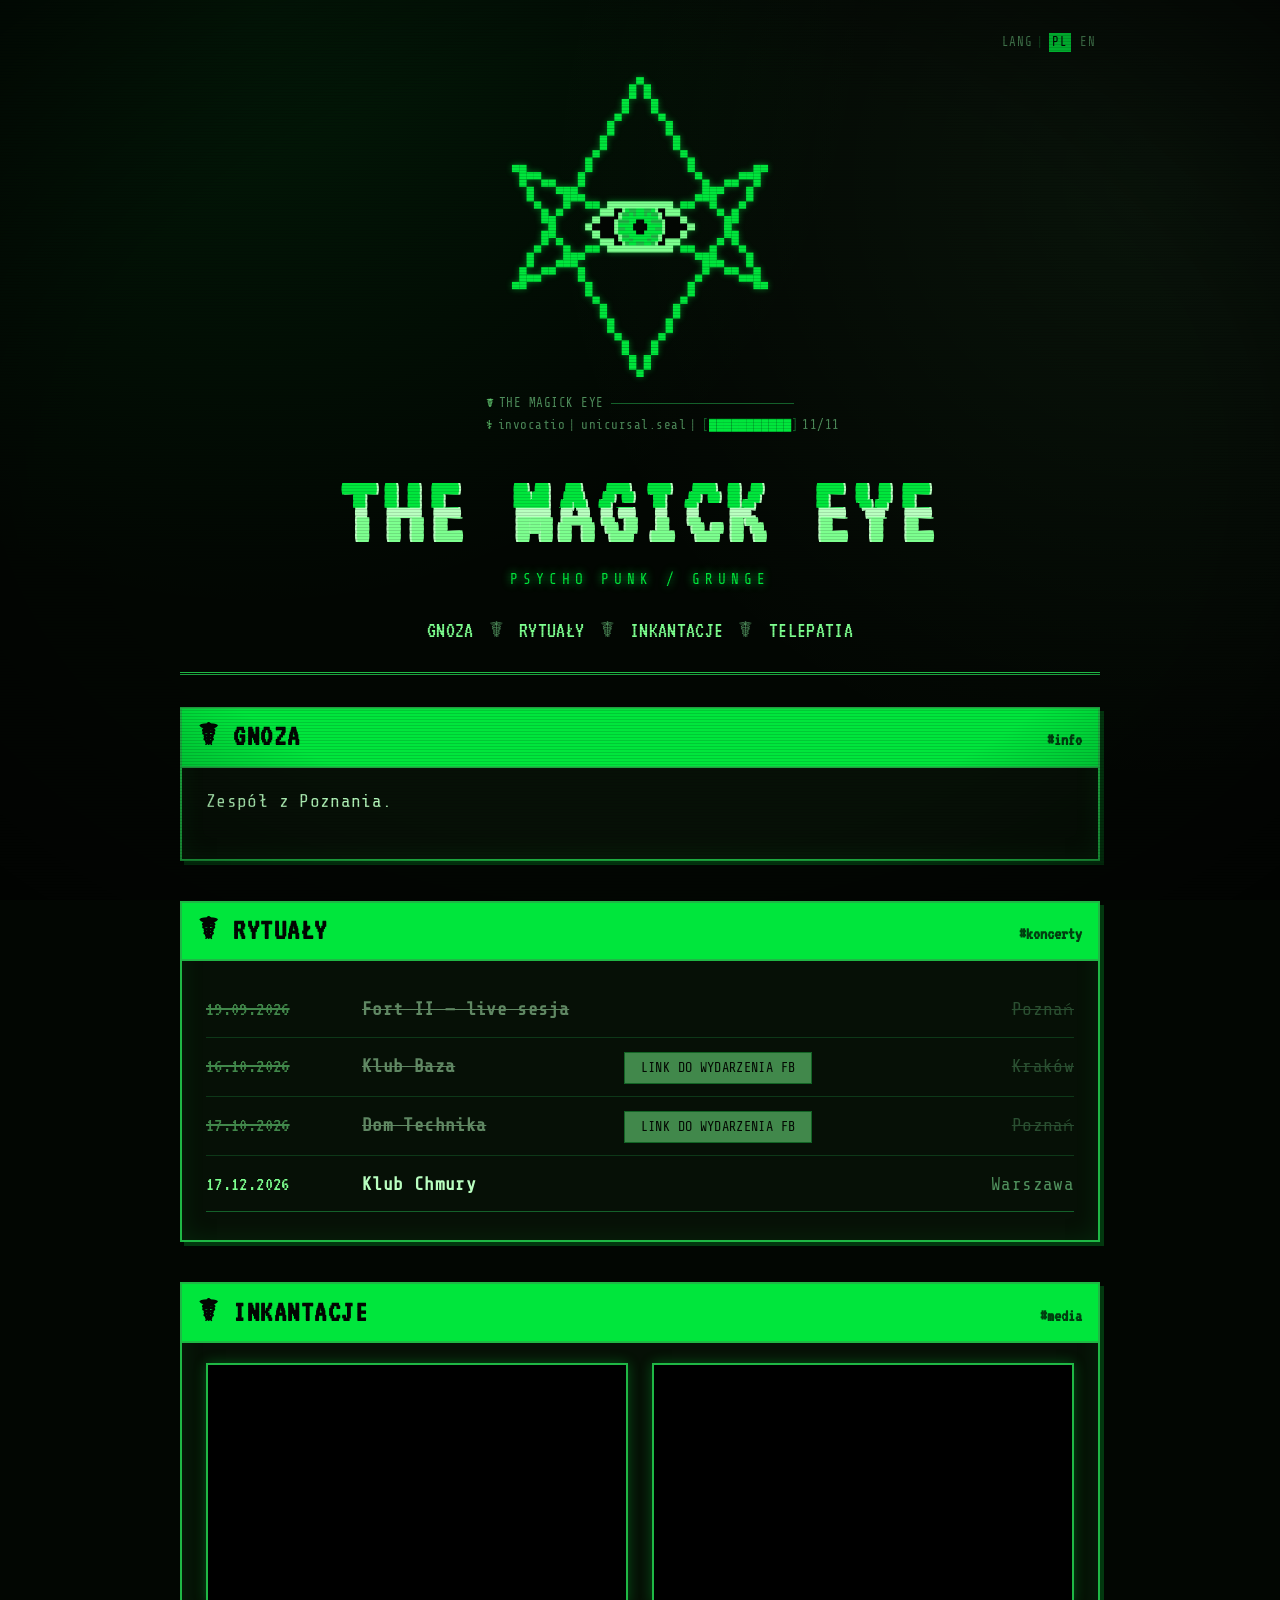
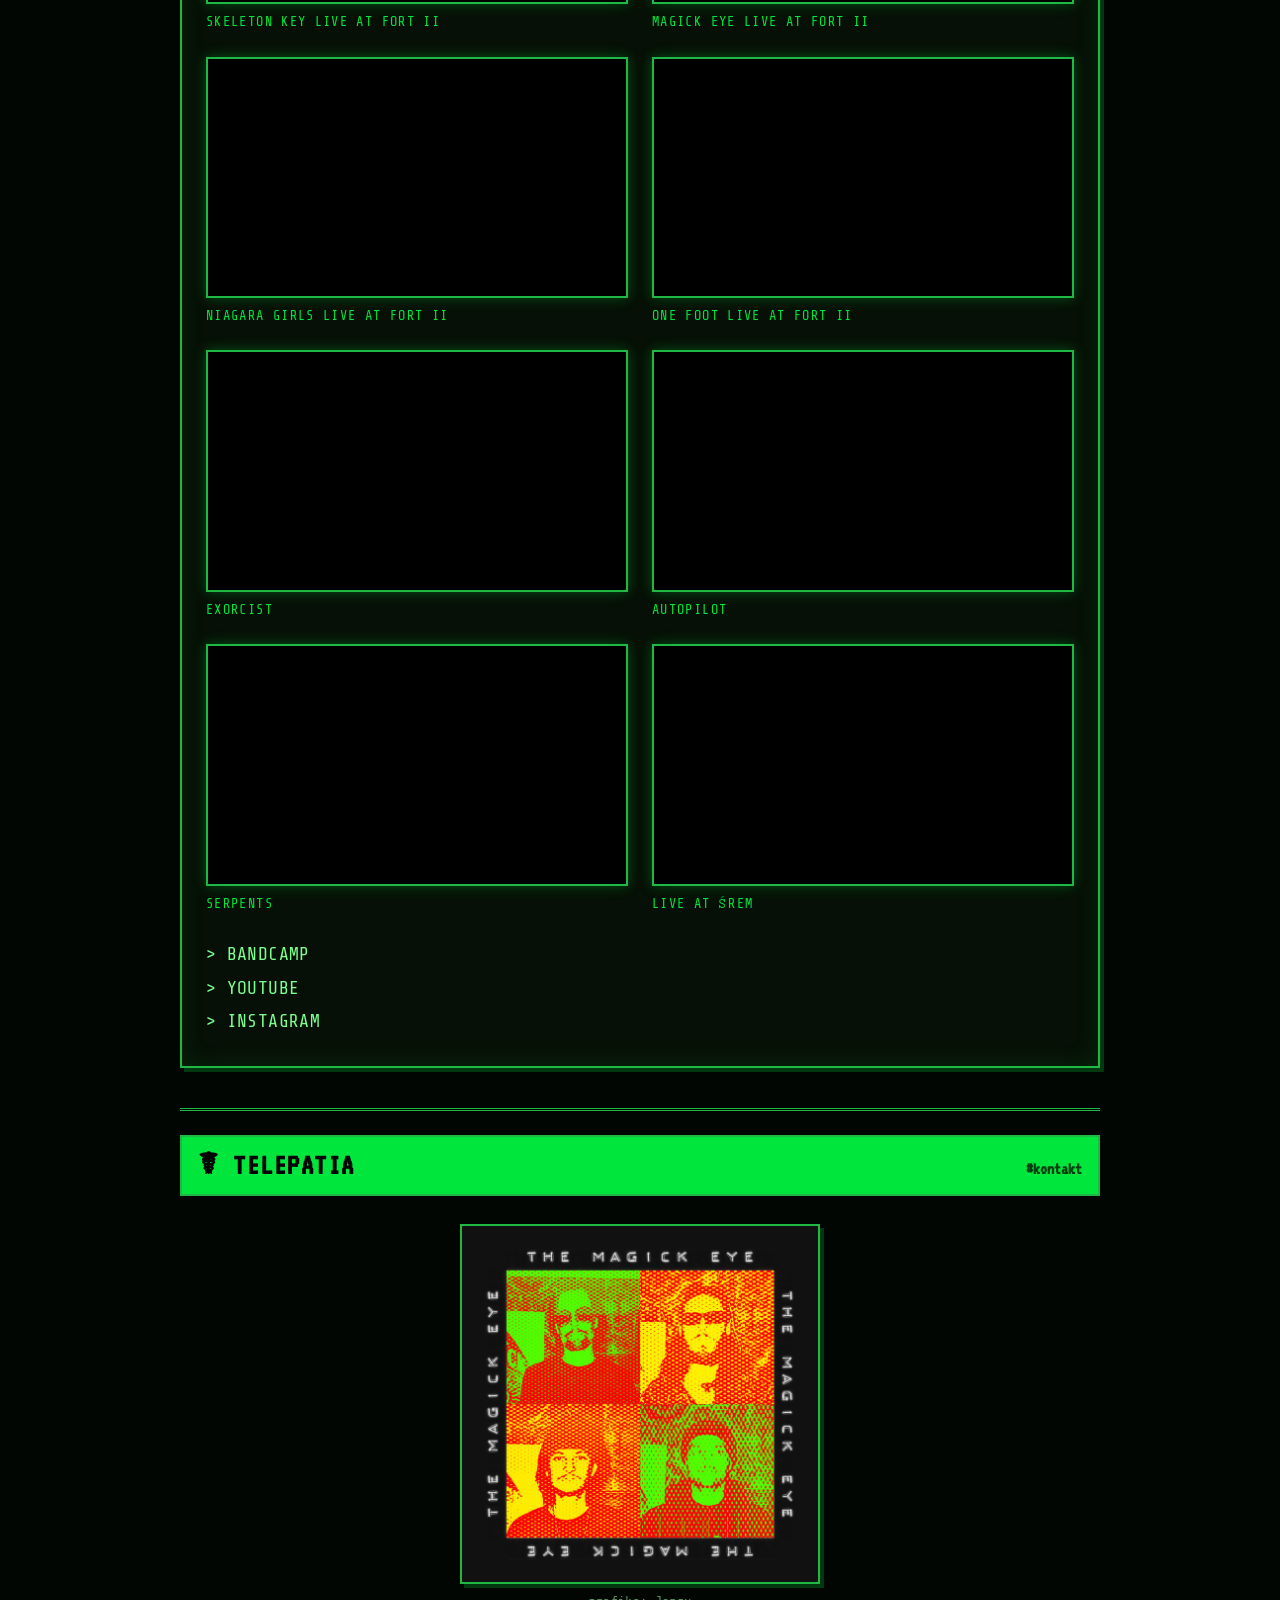
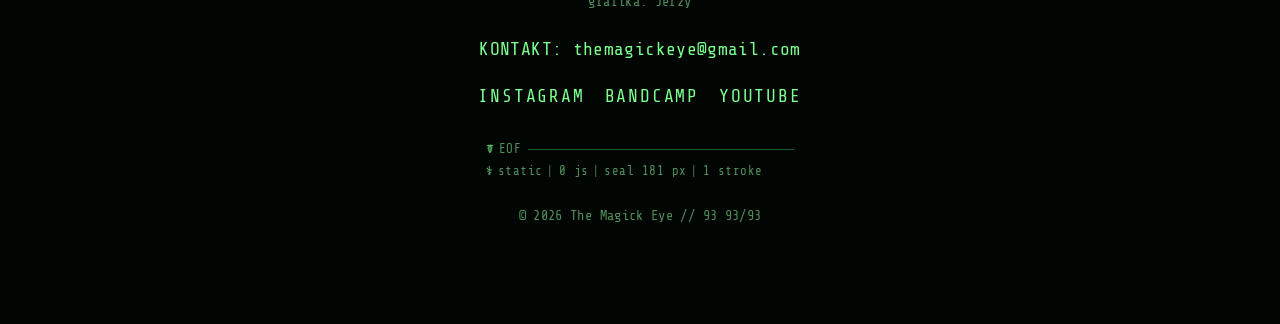
<file: index.html>
<!DOCTYPE html>
<html lang="pl">
<head>
  <meta charset="UTF-8">
  <meta name="viewport" content="width=device-width, initial-scale=1.0">
  <meta name="description" content="The Magick Eye — oficjalna strona zespołu: muzyka, wideo, koncerty i linki.">
  <title>The Magick Eye</title>
  <!-- Open Graph / Twitter: miniatura w podglądzie linku (FB, iMessage, Messenger).
       og:image MUSI być bezwzględnym URL-em; FB renderuje statycznie (bez animacji). -->
  <meta property="og:type" content="website">
  <meta property="og:site_name" content="The Magick Eye">
  <meta property="og:locale" content="pl_PL">
  <meta property="og:title" content="The Magick Eye">
  <meta property="og:description" content="The Magick Eye — oficjalna strona zespołu: muzyka, wideo, koncerty i linki.">
  <meta property="og:url" content="https://themagickeye.github.io/">
  <meta property="og:image" content="https://themagickeye.github.io/og-teaser.png?v=2">
  <meta property="og:image:width" content="1200">
  <meta property="og:image:height" content="630">
  <meta property="og:image:alt" content="The Magick Eye — pieczęć z okiem, fosforowa zieleń na czerni">
  <meta name="twitter:card" content="summary_large_image">
  <meta name="twitter:image" content="https://themagickeye.github.io/og-teaser.png?v=2">
  <link rel="icon" type="image/svg+xml" href="favicon.svg">
  <link rel="preconnect" href="https://fonts.googleapis.com">
  <link rel="preconnect" href="https://fonts.gstatic.com" crossorigin>
  <link href="https://fonts.googleapis.com/css2?family=VT323&family=Share+Tech+Mono&display=swap" rel="stylesheet">
  <!-- Share Tech Mono ma wyłącznie zakres latin (U+0000-00FF): jest w nim ó,
       ale nie ma ł (U+0142) ani ń (U+0144). Bez tego przeglądarka brała je
       z Courier New — szeryfowej i innej szerokości, stąd rozjazd w wyrazie.
       Poniżej dociągamy z Anonymous Pro TYLKO polskie znaki (parametr text=),
       więc plik waży tyle co nic. VT323 ma latin-ext i nie wymagała poprawki. -->
  <link href="https://fonts.googleapis.com/css2?family=Anonymous+Pro&text=%C4%85%C4%87%C4%99%C5%82%C5%84%C3%B3%C5%9B%C5%BC%C5%BA%C4%84%C4%86%C4%98%C5%81%C5%83%C3%93%C5%9A%C5%BB%C5%B9&display=swap" rel="stylesheet">
  <!-- ?v= przy każdej zmianie CSS: GitHub Pages podaje cache-control max-age=600,
       więc bez tego wracający gość dostaje nowy HTML ze starym arkuszem -->
  <link rel="alternate" hreflang="pl" href="https://themagickeye.github.io/">
  <link rel="alternate" hreflang="en" href="https://themagickeye.github.io/en/">
  <link rel="alternate" hreflang="x-default" href="https://themagickeye.github.io/">
  <link rel="stylesheet" href="style.css?v=14">
</head>
<body>
  <!-- Nakładka CRT: scanlines + winieta -->
  <div class="crt-overlay" aria-hidden="true"></div>

  <div class="screen">

    <nav class="lang-switch" aria-label="Wersja językowa">
      <span class="lang-label">lang</span>
      <span class="lang-sep">│</span>
      <span class="lang-cur" aria-current="page">PL</span>
      <a href="en/" hreflang="en" lang="en">EN</a>
    </nav>

    <!-- ============ NAGŁÓWEK / HERO ============ -->
    <header class="site-header" id="top">
      <div class="seal-wrap">
        <svg class="seal" viewBox="0 0 41 41" role="img"
             aria-label="Pieczęć zespołu: heksagram unikursalny z Okiem w środku">
          <g class="seal-trace">
          <rect x="20" y="0" width="1" height="1" style="--i:0"/>
          <rect x="21" y="1" width="1" height="1" style="--i:1"/>
          <rect x="21" y="2" width="1" height="1" style="--i:2"/>
          <rect x="22" y="3" width="1" height="1" style="--i:3"/>
          <rect x="22" y="4" width="1" height="1" style="--i:4"/>
          <rect x="23" y="5" width="1" height="1" style="--i:5"/>
          <rect x="24" y="6" width="1" height="1" style="--i:6"/>
          <rect x="24" y="7" width="1" height="1" style="--i:7"/>
          <rect x="25" y="8" width="1" height="1" style="--i:8"/>
          <rect x="25" y="9" width="1" height="1" style="--i:9"/>
          <rect x="26" y="10" width="1" height="1" style="--i:10"/>
          <rect x="27" y="11" width="1" height="1" style="--i:11"/>
          <rect x="27" y="12" width="1" height="1" style="--i:12"/>
          <rect x="28" y="13" width="1" height="1" style="--i:13"/>
          <rect x="29" y="14" width="1" height="1" style="--i:14"/>
          <rect x="29" y="15" width="1" height="1" style="--i:15"/>
          <rect x="30" y="16" width="1" height="1" style="--i:16"/>
          <rect x="30" y="17" width="1" height="1" style="--i:17"/>
          <rect x="31" y="18" width="1" height="1" style="--i:18"/>
          <rect x="32" y="19" width="1" height="1" style="--i:19"/>
          <rect x="32" y="20" width="1" height="1" style="--i:20"/>
          <rect x="33" y="21" width="1" height="1" style="--i:21"/>
          <rect x="33" y="22" width="1" height="1" style="--i:22"/>
          <rect x="34" y="23" width="1" height="1" style="--i:23"/>
          <rect x="35" y="24" width="1" height="1" style="--i:24"/>
          <rect x="35" y="25" width="1" height="1" style="--i:25"/>
          <rect x="36" y="26" width="1" height="1" style="--i:26"/>
          <rect x="36" y="27" width="1" height="1" style="--i:27"/>
          <rect x="37" y="28" width="1" height="1" style="--i:28"/>
          <rect x="36" y="28" width="1" height="1" style="--i:29"/>
          <rect x="35" y="27" width="1" height="1" style="--i:30"/>
          <rect x="34" y="27" width="1" height="1" style="--i:31"/>
          <rect x="33" y="26" width="1" height="1" style="--i:32"/>
          <rect x="32" y="26" width="1" height="1" style="--i:33"/>
          <rect x="31" y="25" width="1" height="1" style="--i:34"/>
          <rect x="30" y="25" width="1" height="1" style="--i:35"/>
          <rect x="29" y="24" width="1" height="1" style="--i:36"/>
          <rect x="28" y="24" width="1" height="1" style="--i:37"/>
          <rect x="27" y="23" width="1" height="1" style="--i:38"/>
          <rect x="26" y="23" width="1" height="1" style="--i:39"/>
          <rect x="25" y="22" width="1" height="1" style="--i:40"/>
          <rect x="24" y="22" width="1" height="1" style="--i:41"/>
          <rect x="23" y="21" width="1" height="1" style="--i:42"/>
          <rect x="22" y="21" width="1" height="1" style="--i:43"/>
          <rect x="21" y="20" width="1" height="1" style="--i:44"/>
          <rect x="20" y="20" width="1" height="1" style="--i:45"/>
          <rect x="19" y="20" width="1" height="1" style="--i:46"/>
          <rect x="18" y="19" width="1" height="1" style="--i:47"/>
          <rect x="17" y="19" width="1" height="1" style="--i:48"/>
          <rect x="16" y="18" width="1" height="1" style="--i:49"/>
          <rect x="15" y="18" width="1" height="1" style="--i:50"/>
          <rect x="14" y="17" width="1" height="1" style="--i:51"/>
          <rect x="13" y="17" width="1" height="1" style="--i:52"/>
          <rect x="12" y="16" width="1" height="1" style="--i:53"/>
          <rect x="11" y="16" width="1" height="1" style="--i:54"/>
          <rect x="10" y="15" width="1" height="1" style="--i:55"/>
          <rect x="9" y="15" width="1" height="1" style="--i:56"/>
          <rect x="8" y="14" width="1" height="1" style="--i:57"/>
          <rect x="7" y="14" width="1" height="1" style="--i:58"/>
          <rect x="6" y="13" width="1" height="1" style="--i:59"/>
          <rect x="5" y="13" width="1" height="1" style="--i:60"/>
          <rect x="4" y="12" width="1" height="1" style="--i:61"/>
          <rect x="3" y="12" width="1" height="1" style="--i:62"/>
          <rect x="4" y="13" width="1" height="1" style="--i:63"/>
          <rect x="4" y="14" width="1" height="1" style="--i:64"/>
          <rect x="5" y="15" width="1" height="1" style="--i:65"/>
          <rect x="5" y="16" width="1" height="1" style="--i:66"/>
          <rect x="6" y="17" width="1" height="1" style="--i:67"/>
          <rect x="7" y="18" width="1" height="1" style="--i:68"/>
          <rect x="7" y="19" width="1" height="1" style="--i:69"/>
          <rect x="8" y="20" width="1" height="1" style="--i:70"/>
          <rect x="8" y="21" width="1" height="1" style="--i:71"/>
          <rect x="9" y="22" width="1" height="1" style="--i:72"/>
          <rect x="10" y="23" width="1" height="1" style="--i:73"/>
          <rect x="10" y="24" width="1" height="1" style="--i:74"/>
          <rect x="11" y="25" width="1" height="1" style="--i:75"/>
          <rect x="12" y="26" width="1" height="1" style="--i:76"/>
          <rect x="12" y="27" width="1" height="1" style="--i:77"/>
          <rect x="13" y="28" width="1" height="1" style="--i:78"/>
          <rect x="13" y="29" width="1" height="1" style="--i:79"/>
          <rect x="14" y="30" width="1" height="1" style="--i:80"/>
          <rect x="15" y="31" width="1" height="1" style="--i:81"/>
          <rect x="15" y="32" width="1" height="1" style="--i:82"/>
          <rect x="16" y="33" width="1" height="1" style="--i:83"/>
          <rect x="16" y="34" width="1" height="1" style="--i:84"/>
          <rect x="17" y="35" width="1" height="1" style="--i:85"/>
          <rect x="18" y="36" width="1" height="1" style="--i:86"/>
          <rect x="18" y="37" width="1" height="1" style="--i:87"/>
          <rect x="19" y="38" width="1" height="1" style="--i:88"/>
          <rect x="19" y="39" width="1" height="1" style="--i:89"/>
          <rect x="20" y="40" width="1" height="1" style="--i:90"/>
          <rect x="21" y="39" width="1" height="1" style="--i:91"/>
          <rect x="21" y="38" width="1" height="1" style="--i:92"/>
          <rect x="22" y="37" width="1" height="1" style="--i:93"/>
          <rect x="22" y="36" width="1" height="1" style="--i:94"/>
          <rect x="23" y="35" width="1" height="1" style="--i:95"/>
          <rect x="24" y="34" width="1" height="1" style="--i:96"/>
          <rect x="24" y="33" width="1" height="1" style="--i:97"/>
          <rect x="25" y="32" width="1" height="1" style="--i:98"/>
          <rect x="25" y="31" width="1" height="1" style="--i:99"/>
          <rect x="26" y="30" width="1" height="1" style="--i:100"/>
          <rect x="27" y="29" width="1" height="1" style="--i:101"/>
          <rect x="27" y="28" width="1" height="1" style="--i:102"/>
          <rect x="28" y="27" width="1" height="1" style="--i:103"/>
          <rect x="29" y="26" width="1" height="1" style="--i:104"/>
          <rect x="29" y="25" width="1" height="1" style="--i:105"/>
          <rect x="30" y="24" width="1" height="1" style="--i:106"/>
          <rect x="30" y="23" width="1" height="1" style="--i:107"/>
          <rect x="31" y="22" width="1" height="1" style="--i:108"/>
          <rect x="32" y="21" width="1" height="1" style="--i:109"/>
          <rect x="32" y="20" width="1" height="1" style="--i:110"/>
          <rect x="33" y="19" width="1" height="1" style="--i:111"/>
          <rect x="33" y="18" width="1" height="1" style="--i:112"/>
          <rect x="34" y="17" width="1" height="1" style="--i:113"/>
          <rect x="35" y="16" width="1" height="1" style="--i:114"/>
          <rect x="35" y="15" width="1" height="1" style="--i:115"/>
          <rect x="36" y="14" width="1" height="1" style="--i:116"/>
          <rect x="36" y="13" width="1" height="1" style="--i:117"/>
          <rect x="37" y="12" width="1" height="1" style="--i:118"/>
          <rect x="36" y="12" width="1" height="1" style="--i:119"/>
          <rect x="35" y="13" width="1" height="1" style="--i:120"/>
          <rect x="34" y="13" width="1" height="1" style="--i:121"/>
          <rect x="33" y="14" width="1" height="1" style="--i:122"/>
          <rect x="32" y="14" width="1" height="1" style="--i:123"/>
          <rect x="31" y="15" width="1" height="1" style="--i:124"/>
          <rect x="30" y="15" width="1" height="1" style="--i:125"/>
          <rect x="29" y="16" width="1" height="1" style="--i:126"/>
          <rect x="28" y="16" width="1" height="1" style="--i:127"/>
          <rect x="27" y="17" width="1" height="1" style="--i:128"/>
          <rect x="26" y="17" width="1" height="1" style="--i:129"/>
          <rect x="25" y="18" width="1" height="1" style="--i:130"/>
          <rect x="24" y="18" width="1" height="1" style="--i:131"/>
          <rect x="23" y="19" width="1" height="1" style="--i:132"/>
          <rect x="22" y="19" width="1" height="1" style="--i:133"/>
          <rect x="21" y="20" width="1" height="1" style="--i:134"/>
          <rect x="20" y="20" width="1" height="1" style="--i:135"/>
          <rect x="19" y="20" width="1" height="1" style="--i:136"/>
          <rect x="18" y="21" width="1" height="1" style="--i:137"/>
          <rect x="17" y="21" width="1" height="1" style="--i:138"/>
          <rect x="16" y="22" width="1" height="1" style="--i:139"/>
          <rect x="15" y="22" width="1" height="1" style="--i:140"/>
          <rect x="14" y="23" width="1" height="1" style="--i:141"/>
          <rect x="13" y="23" width="1" height="1" style="--i:142"/>
          <rect x="12" y="24" width="1" height="1" style="--i:143"/>
          <rect x="11" y="24" width="1" height="1" style="--i:144"/>
          <rect x="10" y="25" width="1" height="1" style="--i:145"/>
          <rect x="9" y="25" width="1" height="1" style="--i:146"/>
          <rect x="8" y="26" width="1" height="1" style="--i:147"/>
          <rect x="7" y="26" width="1" height="1" style="--i:148"/>
          <rect x="6" y="27" width="1" height="1" style="--i:149"/>
          <rect x="5" y="27" width="1" height="1" style="--i:150"/>
          <rect x="4" y="28" width="1" height="1" style="--i:151"/>
          <rect x="3" y="28" width="1" height="1" style="--i:152"/>
          <rect x="4" y="27" width="1" height="1" style="--i:153"/>
          <rect x="4" y="26" width="1" height="1" style="--i:154"/>
          <rect x="5" y="25" width="1" height="1" style="--i:155"/>
          <rect x="5" y="24" width="1" height="1" style="--i:156"/>
          <rect x="6" y="23" width="1" height="1" style="--i:157"/>
          <rect x="7" y="22" width="1" height="1" style="--i:158"/>
          <rect x="7" y="21" width="1" height="1" style="--i:159"/>
          <rect x="8" y="20" width="1" height="1" style="--i:160"/>
          <rect x="8" y="19" width="1" height="1" style="--i:161"/>
          <rect x="9" y="18" width="1" height="1" style="--i:162"/>
          <rect x="10" y="17" width="1" height="1" style="--i:163"/>
          <rect x="10" y="16" width="1" height="1" style="--i:164"/>
          <rect x="11" y="15" width="1" height="1" style="--i:165"/>
          <rect x="12" y="14" width="1" height="1" style="--i:166"/>
          <rect x="12" y="13" width="1" height="1" style="--i:167"/>
          <rect x="13" y="12" width="1" height="1" style="--i:168"/>
          <rect x="13" y="11" width="1" height="1" style="--i:169"/>
          <rect x="14" y="10" width="1" height="1" style="--i:170"/>
          <rect x="15" y="9" width="1" height="1" style="--i:171"/>
          <rect x="15" y="8" width="1" height="1" style="--i:172"/>
          <rect x="16" y="7" width="1" height="1" style="--i:173"/>
          <rect x="16" y="6" width="1" height="1" style="--i:174"/>
          <rect x="17" y="5" width="1" height="1" style="--i:175"/>
          <rect x="18" y="4" width="1" height="1" style="--i:176"/>
          <rect x="18" y="3" width="1" height="1" style="--i:177"/>
          <rect x="19" y="2" width="1" height="1" style="--i:178"/>
          <rect x="19" y="1" width="1" height="1" style="--i:179"/>
          <rect x="20" y="0" width="1" height="1" style="--i:180"/>
          </g>
          <g class="seal-eye">
          <!-- Oko: powieka + tęczówka-lampa 6E5. Generuje tools/make-seal-eye.py — nie edytuj ręcznie. -->
          <rect class="edge" x="16" y="17" width="9" height="1"/>
          <rect class="edge" x="15" y="18" width="2" height="1"/>
          <rect class="edge" x="24" y="18" width="2" height="1"/>
          <rect class="edge" x="14" y="19" width="1" height="1"/>
          <rect class="edge" x="26" y="19" width="1" height="1"/>
          <rect class="edge" x="13" y="20" width="1" height="1"/>
          <rect class="edge" x="27" y="20" width="1" height="1"/>
          <rect class="edge" x="14" y="21" width="1" height="1"/>
          <rect class="edge" x="26" y="21" width="1" height="1"/>
          <rect class="edge" x="15" y="22" width="2" height="1"/>
          <rect class="edge" x="24" y="22" width="2" height="1"/>
          <rect class="edge" x="16" y="23" width="9" height="1"/>
          <rect class="pupil" x="17" y="18" width="1" height="0.5"/>
          <rect class="edge" x="18" y="18" width="0.5" height="0.5"/>
          <rect class="lens" x="18.5" y="18" width="0.5" height="0.5"/>
          <rect class="ray" x="19" y="18" width="1" height="0.5"/>
          <rect class="lens" x="20" y="18" width="1" height="0.5"/>
          <rect class="ray" x="21" y="18" width="1" height="0.5"/>
          <rect class="lens" x="22" y="18" width="0.5" height="0.5"/>
          <rect class="edge" x="22.5" y="18" width="0.5" height="0.5"/>
          <rect class="pupil" x="23" y="18" width="1" height="0.5"/>
          <rect class="pupil" x="17" y="18.5" width="0.5" height="0.5"/>
          <rect class="edge" x="17.5" y="18.5" width="0.5" height="0.5"/>
          <rect class="ray" x="18" y="18.5" width="1" height="0.5"/>
          <rect class="lens" x="19" y="18.5" width="0.5" height="0.5"/>
          <rect class="ray" x="19.5" y="18.5" width="0.5" height="0.5"/>
          <rect class="lens" x="20" y="18.5" width="1" height="0.5"/>
          <rect class="ray" x="21" y="18.5" width="0.5" height="0.5"/>
          <rect class="lens" x="21.5" y="18.5" width="0.5" height="0.5"/>
          <rect class="ray" x="22" y="18.5" width="1" height="0.5"/>
          <rect class="edge" x="23" y="18.5" width="0.5" height="0.5"/>
          <rect class="pupil" x="23.5" y="18.5" width="0.5" height="0.5"/>
          <rect class="pupil" x="15" y="19" width="2.5" height="0.5"/>
          <rect class="edge" x="17.5" y="19" width="0.5" height="0.5"/>
          <rect class="lens" x="18" y="19" width="5" height="0.5"/>
          <rect class="edge" x="23" y="19" width="0.5" height="0.5"/>
          <rect class="pupil" x="23.5" y="19" width="2.5" height="0.5"/>
          <rect class="pupil" x="15" y="19.5" width="2" height="0.5"/>
          <rect class="edge" x="17" y="19.5" width="0.5" height="0.5"/>
          <rect class="ray" x="17.5" y="19.5" width="1.5" height="0.5"/>
          <rect class="lens" x="19" y="19.5" width="1" height="0.5"/>
          <rect class="pupil" x="20" y="19.5" width="1" height="0.5"/>
          <rect class="lens" x="21" y="19.5" width="1" height="0.5"/>
          <rect class="ray" x="22" y="19.5" width="1.5" height="0.5"/>
          <rect class="edge" x="23.5" y="19.5" width="0.5" height="0.5"/>
          <rect class="pupil" x="24" y="19.5" width="2" height="0.5"/>
          <rect class="pupil" x="14" y="20" width="3" height="0.5"/>
          <rect class="edge" x="17" y="20" width="0.5" height="0.5"/>
          <rect class="lens" x="17.5" y="20" width="2" height="0.5"/>
          <rect class="pupil" x="19.5" y="20" width="2" height="0.5"/>
          <rect class="lens" x="21.5" y="20" width="2" height="0.5"/>
          <rect class="edge" x="23.5" y="20" width="0.5" height="0.5"/>
          <rect class="pupil" x="24" y="20" width="3" height="0.5"/>
          <rect class="pupil" x="14" y="20.5" width="3" height="0.5"/>
          <rect class="edge" x="17" y="20.5" width="0.5" height="0.5"/>
          <rect class="ray" x="17.5" y="20.5" width="1" height="0.5"/>
          <rect class="lens" x="18.5" y="20.5" width="1" height="0.5"/>
          <rect class="pupil" x="19.5" y="20.5" width="2" height="0.5"/>
          <rect class="lens" x="21.5" y="20.5" width="1" height="0.5"/>
          <rect class="ray" x="22.5" y="20.5" width="1" height="0.5"/>
          <rect class="edge" x="23.5" y="20.5" width="0.5" height="0.5"/>
          <rect class="pupil" x="24" y="20.5" width="3" height="0.5"/>
          <rect class="pupil" x="15" y="21" width="2" height="0.5"/>
          <rect class="edge" x="17" y="21" width="0.5" height="0.5"/>
          <rect class="lens" x="17.5" y="21" width="2.5" height="0.5"/>
          <rect class="pupil" x="20" y="21" width="1" height="0.5"/>
          <rect class="lens" x="21" y="21" width="2.5" height="0.5"/>
          <rect class="edge" x="23.5" y="21" width="0.5" height="0.5"/>
          <rect class="pupil" x="24" y="21" width="2" height="0.5"/>
          <rect class="pupil" x="15" y="21.5" width="2.5" height="0.5"/>
          <rect class="edge" x="17.5" y="21.5" width="0.5" height="0.5"/>
          <rect class="ray" x="18" y="21.5" width="1" height="0.5"/>
          <rect class="lens" x="19" y="21.5" width="3" height="0.5"/>
          <rect class="ray" x="22" y="21.5" width="1" height="0.5"/>
          <rect class="edge" x="23" y="21.5" width="0.5" height="0.5"/>
          <rect class="pupil" x="23.5" y="21.5" width="2.5" height="0.5"/>
          <rect class="pupil" x="17" y="22" width="0.5" height="0.5"/>
          <rect class="edge" x="17.5" y="22" width="0.5" height="0.5"/>
          <rect class="lens" x="18" y="22" width="1" height="0.5"/>
          <rect class="ray" x="19" y="22" width="0.5" height="0.5"/>
          <rect class="lens" x="19.5" y="22" width="2" height="0.5"/>
          <rect class="ray" x="21.5" y="22" width="0.5" height="0.5"/>
          <rect class="lens" x="22" y="22" width="1" height="0.5"/>
          <rect class="edge" x="23" y="22" width="0.5" height="0.5"/>
          <rect class="pupil" x="23.5" y="22" width="0.5" height="0.5"/>
          <rect class="pupil" x="17" y="22.5" width="1" height="0.5"/>
          <rect class="edge" x="18" y="22.5" width="0.5" height="0.5"/>
          <rect class="ray" x="18.5" y="22.5" width="0.5" height="0.5"/>
          <rect class="lens" x="19" y="22.5" width="1" height="0.5"/>
          <rect class="ray" x="20" y="22.5" width="1" height="0.5"/>
          <rect class="lens" x="21" y="22.5" width="1" height="0.5"/>
          <rect class="ray" x="22" y="22.5" width="0.5" height="0.5"/>
          <rect class="edge" x="22.5" y="22.5" width="0.5" height="0.5"/>
          <rect class="pupil" x="23" y="22.5" width="1" height="0.5"/>
          <g class="shadow">
          <g class="tune" style="--k:0">
          <rect x="18" y="18.5" width="0.5" height="0.5"/>
          <rect x="22.5" y="18.5" width="0.5" height="0.5"/>
          <rect x="18.5" y="19" width="0.5" height="0.5"/>
          <rect x="22" y="19" width="0.5" height="0.5"/>
          </g>
          <g class="tune" style="--k:1">
          <rect x="18.5" y="18.5" width="0.5" height="0.5"/>
          <rect x="22" y="18.5" width="0.5" height="0.5"/>
          <rect x="19" y="19" width="0.5" height="0.5"/>
          <rect x="21.5" y="19" width="0.5" height="0.5"/>
          <rect x="19.5" y="19.5" width="0.5" height="0.5"/>
          <rect x="21" y="19.5" width="0.5" height="0.5"/>
          </g>
          <g class="tune" style="--k:2">
          <rect x="18.5" y="18" width="0.5" height="0.5"/>
          <rect x="22" y="18" width="0.5" height="0.5"/>
          <rect x="19" y="18.5" width="0.5" height="0.5"/>
          <rect x="21.5" y="18.5" width="0.5" height="0.5"/>
          </g>
          <g class="tune" style="--k:3">
          <rect x="19" y="18" width="0.5" height="0.5"/>
          <rect x="21.5" y="18" width="0.5" height="0.5"/>
          <rect x="19.5" y="19" width="0.5" height="0.5"/>
          <rect x="21" y="19" width="0.5" height="0.5"/>
          </g>
          <g class="tune" style="--k:4">
          <rect x="19.5" y="18.5" width="0.5" height="0.5"/>
          <rect x="21" y="18.5" width="0.5" height="0.5"/>
          </g>
          <g class="tune" style="--k:5">
          <rect x="19.5" y="18" width="0.5" height="0.5"/>
          <rect x="21" y="18" width="0.5" height="0.5"/>
          </g>
          <g class="tune" style="--k:7">
          <rect x="20" y="18.5" width="1" height="0.5"/>
          <rect x="20" y="19" width="1" height="0.5"/>
          </g>
          <g class="tune" style="--k:8">
          <rect x="20" y="18" width="1" height="0.5"/>
          </g>
          </g>
          </g>
        </svg>

        <div class="invocation" aria-hidden="true">
          <div class="inv-line"><span class="gl">☤</span> <span>THE MAGICK EYE</span><i class="inv-rule"></i></div>
          <div class="inv-line"><span class="gl">⚕</span> <span>invocatio</span> │ <span>unicursal.seal</span> │ <span class="bar">[<span class="bar-cell" style="--i:0">█</span><span class="bar-cell" style="--i:1">█</span><span class="bar-cell" style="--i:2">█</span><span class="bar-cell" style="--i:3">█</span><span class="bar-cell" style="--i:4">█</span><span class="bar-cell" style="--i:5">█</span><span class="bar-cell" style="--i:6">█</span><span class="bar-cell" style="--i:7">█</span><span class="bar-cell" style="--i:8">█</span><span class="bar-cell" style="--i:9">█</span><span class="bar-cell" style="--i:10">█</span>]</span> <span>11/11</span></div>
        </div>
      </div>
      <h1 class="band-name glitch" data-text="The Magick Eye">The Magick Eye</h1>
      <p class="tagline">Psycho Punk / Grunge</p>

      <nav class="main-nav">
        <a href="#info">GNOZA</a>
        <span class="sep">☤</span>
        <a href="#koncerty">RYTUAŁY</a>
        <span class="sep">☤</span>
        <a href="#media">INKANTACJE</a>
        <span class="sep">☤</span>
        <a href="#kontakt">TELEPATIA</a>
      </nav>
    </header>

    <main>

      <!-- ============ SEKCJA: INFORMACJE OGÓLNE ============ -->
      <section class="panel" id="info">
        <h2 class="panel-title">☤ GNOZA<span class="panel-anchor">#info</span></h2>
        <div class="panel-body">
          <p class="info-text">Zespół z Poznania.</p>
        </div>
      </section>

      <!-- ============ SEKCJA: NADCHODZĄCE KONCERTY ============ -->
      <section class="panel" id="koncerty">
        <h2 class="panel-title">☤ RYTUAŁY<span class="panel-anchor">#koncerty</span></h2>
        <div class="panel-body">
          <ul class="gig-list">
            <li class="gig gig--past">
              <span class="gig-date">19.09.2026</span>
              <span class="gig-venue">Fort II — live sesja</span>
              <span class="gig-city">Poznań</span>
            </li>
            <li class="gig gig--past">
              <span class="gig-date">16.10.2026</span>
              <span class="gig-venue">Klub Baza</span>
              <a class="gig-link" href="https://fb.me/e/4ljaXL130" target="_blank" rel="noopener">link do wydarzenia FB</a>
              <span class="gig-city">Kraków</span>
            </li>
            <li class="gig gig--past">
              <span class="gig-date">17.10.2026</span>
              <span class="gig-venue">Dom Technika</span>
              <a class="gig-link" href="https://www.facebook.com/events/1608147704027348" target="_blank" rel="noopener">link do wydarzenia FB</a>
              <span class="gig-city">Poznań</span>
            </li>
            <li class="gig">
              <span class="gig-date">17.12.2026</span>
              <span class="gig-venue">Klub Chmury</span>
              <span class="gig-city">Warszawa</span>
            </li>
          </ul>
        </div>
      </section>

      <!-- ============ SEKCJA: LINKI AUDIO / WIDEO ============ -->
      <section class="panel" id="media">
        <h2 class="panel-title">☤ INKANTACJE<span class="panel-anchor">#media</span></h2>
        <div class="panel-body">

          <!-- Filmy z kanału, od najnowszego. Gdy pojawi się
               wydawnictwo na Bandcampie, można dołożyć kolejną kafelkę:
               <iframe src="https://bandcamp.com/EmbeddedPlayer/album=ID/size=large/"
                       seamless></iframe> -->
          <div class="media-grid">
            <figure class="media-item">
              <div class="embed-frame">
                <iframe
                  src="https://www.youtube-nocookie.com/embed/lYAp4w3NfTY"
                  title="SKELETON KEY LIVE AT FORT II"
                  loading="lazy"
                  allow="accelerometer; autoplay; clipboard-write; encrypted-media; gyroscope; picture-in-picture"
                  allowfullscreen></iframe>
              </div>
              <figcaption>SKELETON KEY LIVE AT FORT II</figcaption>
            </figure>

            <figure class="media-item">
              <div class="embed-frame">
                <iframe
                  src="https://www.youtube-nocookie.com/embed/o0YLuStA_gw"
                  title="MAGICK EYE LIVE AT FORT II"
                  loading="lazy"
                  allow="accelerometer; autoplay; clipboard-write; encrypted-media; gyroscope; picture-in-picture"
                  allowfullscreen></iframe>
              </div>
              <figcaption>MAGICK EYE LIVE AT FORT II</figcaption>
            </figure>

            <figure class="media-item">
              <div class="embed-frame">
                <iframe
                  src="https://www.youtube-nocookie.com/embed/OZPfXFYVmnk"
                  title="NIAGARA GIRLS LIVE AT FORT II"
                  loading="lazy"
                  allow="accelerometer; autoplay; clipboard-write; encrypted-media; gyroscope; picture-in-picture"
                  allowfullscreen></iframe>
              </div>
              <figcaption>NIAGARA GIRLS LIVE AT FORT II</figcaption>
            </figure>

            <figure class="media-item">
              <div class="embed-frame">
                <iframe
                  src="https://www.youtube-nocookie.com/embed/9i5ncFNfXqI"
                  title="ONE FOOT LIVE AT FORT II"
                  loading="lazy"
                  allow="accelerometer; autoplay; clipboard-write; encrypted-media; gyroscope; picture-in-picture"
                  allowfullscreen></iframe>
              </div>
              <figcaption>ONE FOOT LIVE AT FORT II</figcaption>
            </figure>

            <figure class="media-item">
              <div class="embed-frame">
                <iframe
                  src="https://www.youtube-nocookie.com/embed/VPgYBkS7AfU"
                  title="EXORCIST"
                  loading="lazy"
                  allow="accelerometer; autoplay; clipboard-write; encrypted-media; gyroscope; picture-in-picture"
                  allowfullscreen></iframe>
              </div>
              <figcaption>EXORCIST</figcaption>
            </figure>

            <figure class="media-item">
              <div class="embed-frame">
                <iframe
                  src="https://www.youtube-nocookie.com/embed/-E3nMMvoqH4"
                  title="AUTOPILOT"
                  loading="lazy"
                  allow="accelerometer; autoplay; clipboard-write; encrypted-media; gyroscope; picture-in-picture"
                  allowfullscreen></iframe>
              </div>
              <figcaption>AUTOPILOT</figcaption>
            </figure>

            <figure class="media-item">
              <div class="embed-frame">
                <iframe
                  src="https://www.youtube-nocookie.com/embed/vtoTzxzXvSE"
                  title="SERPENTS"
                  loading="lazy"
                  allow="accelerometer; autoplay; clipboard-write; encrypted-media; gyroscope; picture-in-picture"
                  allowfullscreen></iframe>
              </div>
              <figcaption>SERPENTS</figcaption>
            </figure>

            <figure class="media-item">
              <div class="embed-frame">
                <iframe
                  src="https://www.youtube-nocookie.com/embed/dfpaS46mE3Y"
                  title="LIVE AT ŚREM"
                  loading="lazy"
                  allow="accelerometer; autoplay; clipboard-write; encrypted-media; gyroscope; picture-in-picture"
                  allowfullscreen></iframe>
              </div>
              <figcaption>LIVE AT ŚREM</figcaption>
            </figure>
          </div>

          <ul class="link-list">
            <li><a href="https://themagickeye.bandcamp.com/">&gt; BANDCAMP</a></li>
            <li><a href="https://www.youtube.com/@TheMagickEye">&gt; YOUTUBE</a></li>
            <li><a href="https://www.instagram.com/themagickeye/">&gt; INSTAGRAM</a></li>
          </ul>

        </div>
      </section>

    </main>

    <!-- ============ STOPKA KONTAKTOWA ============ -->
    <footer class="site-footer" id="kontakt">
      <h2 class="panel-title">☤ TELEPATIA<span class="panel-anchor">#kontakt</span></h2>
      <div class="footer-body">
        <figure class="footer-art">
          <img src="ryje-ramka.jpg" width="720" height="720" loading="lazy"
               alt="The Magick Eye — cztery portrety członków zespołu w zielono-czerwono-żółtym rastrze, w ramce z nazwą zespołu">
          <figcaption>grafika: Jerzy</figcaption>
        </figure>

        <p><span class="stat-key">KONTAKT:</span> <a href="mailto:themagickeye@gmail.com">themagickeye@gmail.com</a></p>

        <ul class="social-list">
          <li><a href="https://www.instagram.com/themagickeye/">INSTAGRAM</a></li>
          <li><a href="https://themagickeye.bandcamp.com/">BANDCAMP</a></li>
          <li><a href="https://www.youtube.com/@TheMagickEye">YOUTUBE</a></li>
        </ul>

        <div class="invocation eof" aria-hidden="true">
          <div class="inv-line"><span class="gl">☤</span> <span>EOF</span><i class="inv-rule"></i></div>
          <div class="inv-line"><span class="gl">⚕</span> <span>static</span> │ <span>0 js</span> │ <span>seal 181 px</span> │ <span>1 stroke</span></div>
        </div>

        <p class="copyright">&copy; 2026 The Magick Eye // 93 93/93</p>
      </div>
    </footer>

  </div>
</body>
</html>
</file>
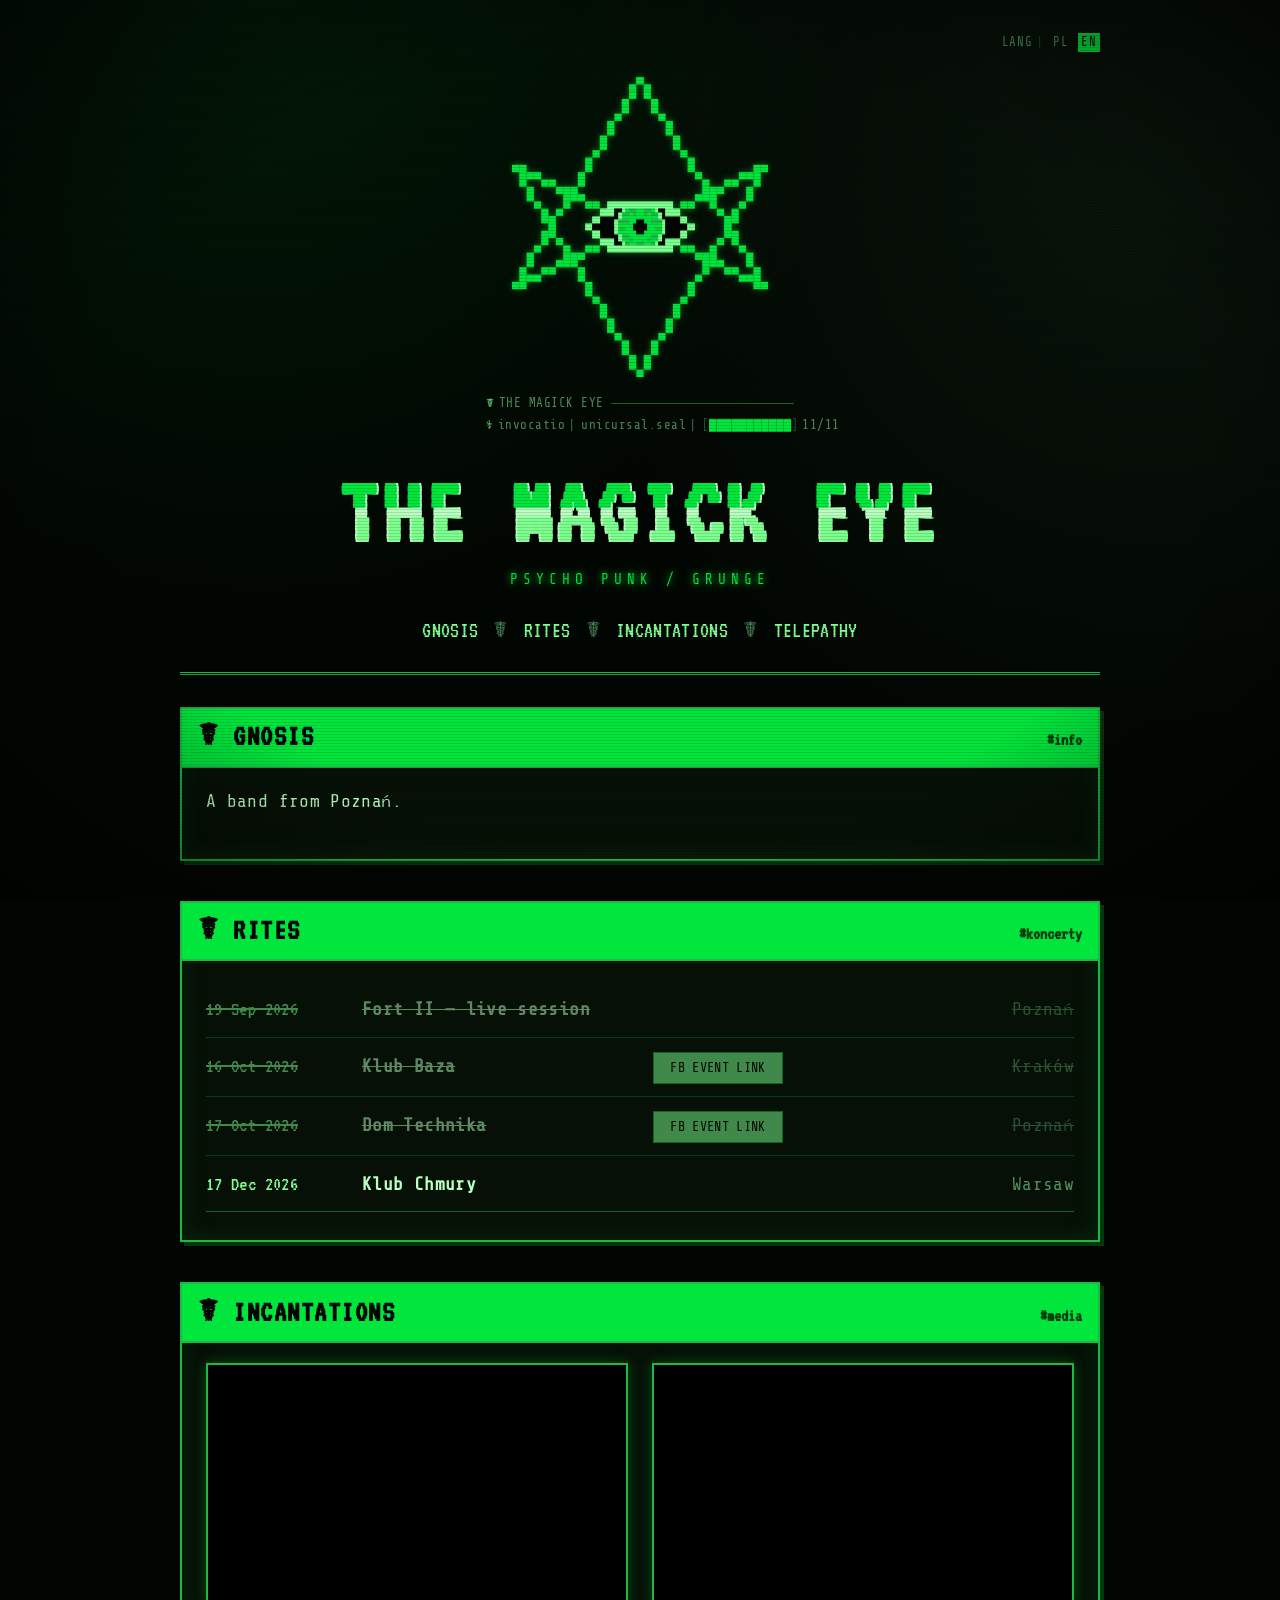
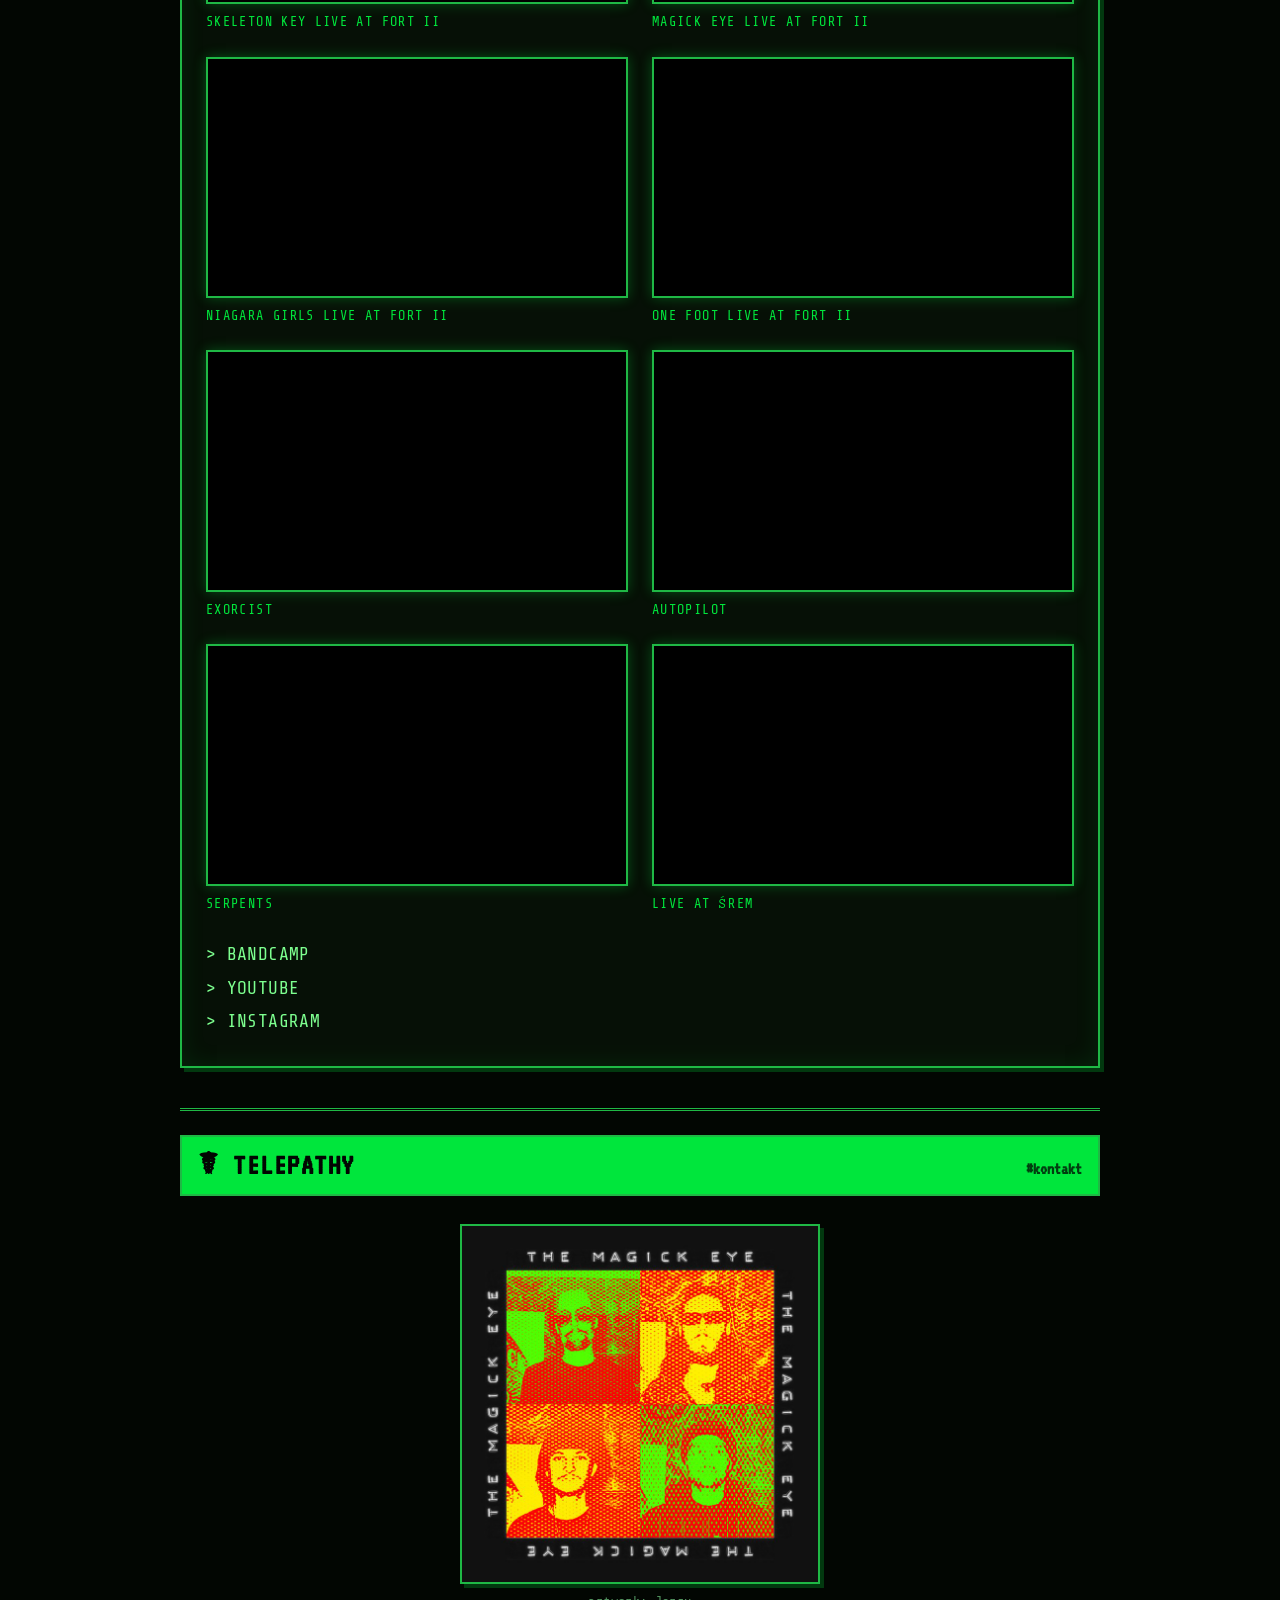
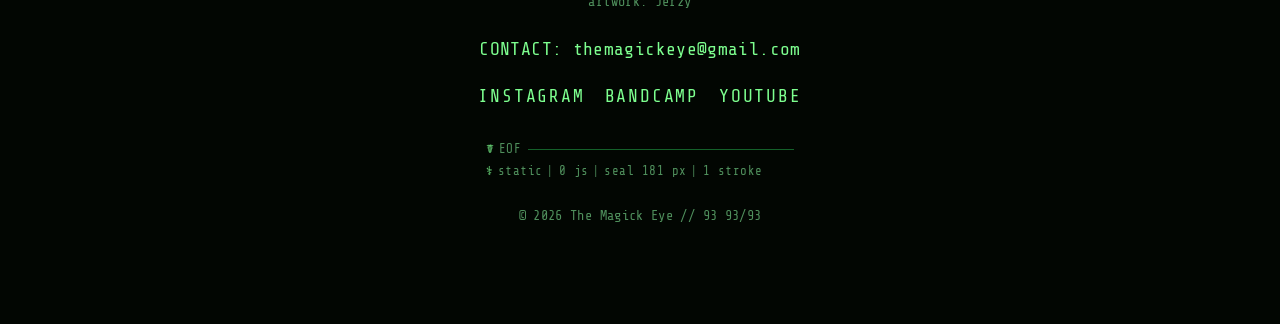
<file: en/index.html>
<!DOCTYPE html>
<html lang="en">
<head>
  <meta charset="UTF-8">
  <meta name="viewport" content="width=device-width, initial-scale=1.0">
  <meta name="description" content="The Magick Eye — official band site: music, videos, shows and links.">
  <title>The Magick Eye</title>
  <!-- Open Graph / Twitter: link-preview thumbnail (FB, iMessage, Messenger).
       og:image MUST be an absolute URL; FB renders it statically (no animation). -->
  <meta property="og:type" content="website">
  <meta property="og:site_name" content="The Magick Eye">
  <meta property="og:locale" content="en_GB">
  <meta property="og:title" content="The Magick Eye">
  <meta property="og:description" content="The Magick Eye — official band site: music, videos, shows and links.">
  <meta property="og:url" content="https://themagickeye.github.io/en/">
  <meta property="og:image" content="https://themagickeye.github.io/og-teaser.png?v=2">
  <meta property="og:image:width" content="1200">
  <meta property="og:image:height" content="630">
  <meta property="og:image:alt" content="The Magick Eye — eye seal, phosphor green on black">
  <meta name="twitter:card" content="summary_large_image">
  <meta name="twitter:image" content="https://themagickeye.github.io/og-teaser.png?v=2">
  <link rel="icon" type="image/svg+xml" href="../favicon.svg">
  <link rel="preconnect" href="https://fonts.googleapis.com">
  <link rel="preconnect" href="https://fonts.gstatic.com" crossorigin>
  <link href="https://fonts.googleapis.com/css2?family=VT323&family=Share+Tech+Mono&display=swap" rel="stylesheet">
  <!-- Share Tech Mono ma wyłącznie zakres latin (U+0000-00FF): jest w nim ó,
       ale nie ma ł (U+0142) ani ń (U+0144). Bez tego przeglądarka brała je
       z Courier New — szeryfowej i innej szerokości, stąd rozjazd w wyrazie.
       Poniżej dociągamy z Anonymous Pro TYLKO polskie znaki (parametr text=),
       więc plik waży tyle co nic. VT323 ma latin-ext i nie wymagała poprawki. -->
  <link href="https://fonts.googleapis.com/css2?family=Anonymous+Pro&text=%C4%85%C4%87%C4%99%C5%82%C5%84%C3%B3%C5%9B%C5%BC%C5%BA%C4%84%C4%86%C4%98%C5%81%C5%83%C3%93%C5%9A%C5%BB%C5%B9&display=swap" rel="stylesheet">
  <!-- ?v= przy każdej zmianie CSS: GitHub Pages podaje cache-control max-age=600,
       więc bez tego wracający gość dostaje nowy HTML ze starym arkuszem -->
  <link rel="alternate" hreflang="pl" href="https://themagickeye.github.io/">
  <link rel="alternate" hreflang="en" href="https://themagickeye.github.io/en/">
  <link rel="alternate" hreflang="x-default" href="https://themagickeye.github.io/">
  <link rel="stylesheet" href="../style.css?v=14">
</head>
<body>
  <!-- Nakładka CRT: scanlines + winieta -->
  <div class="crt-overlay" aria-hidden="true"></div>

  <div class="screen">

    <nav class="lang-switch" aria-label="Language">
      <span class="lang-label">lang</span>
      <span class="lang-sep">│</span>
      <a href="../" hreflang="pl" lang="pl">PL</a>
      <span class="lang-cur" aria-current="page">EN</span>
    </nav>

    <!-- ============ NAGŁÓWEK / HERO ============ -->
    <header class="site-header" id="top">
      <div class="seal-wrap">
        <svg class="seal" viewBox="0 0 41 41" role="img"
             aria-label="Band seal: unicursal hexagram with an Eye at its centre">
          <g class="seal-trace">
          <rect x="20" y="0" width="1" height="1" style="--i:0"/>
          <rect x="21" y="1" width="1" height="1" style="--i:1"/>
          <rect x="21" y="2" width="1" height="1" style="--i:2"/>
          <rect x="22" y="3" width="1" height="1" style="--i:3"/>
          <rect x="22" y="4" width="1" height="1" style="--i:4"/>
          <rect x="23" y="5" width="1" height="1" style="--i:5"/>
          <rect x="24" y="6" width="1" height="1" style="--i:6"/>
          <rect x="24" y="7" width="1" height="1" style="--i:7"/>
          <rect x="25" y="8" width="1" height="1" style="--i:8"/>
          <rect x="25" y="9" width="1" height="1" style="--i:9"/>
          <rect x="26" y="10" width="1" height="1" style="--i:10"/>
          <rect x="27" y="11" width="1" height="1" style="--i:11"/>
          <rect x="27" y="12" width="1" height="1" style="--i:12"/>
          <rect x="28" y="13" width="1" height="1" style="--i:13"/>
          <rect x="29" y="14" width="1" height="1" style="--i:14"/>
          <rect x="29" y="15" width="1" height="1" style="--i:15"/>
          <rect x="30" y="16" width="1" height="1" style="--i:16"/>
          <rect x="30" y="17" width="1" height="1" style="--i:17"/>
          <rect x="31" y="18" width="1" height="1" style="--i:18"/>
          <rect x="32" y="19" width="1" height="1" style="--i:19"/>
          <rect x="32" y="20" width="1" height="1" style="--i:20"/>
          <rect x="33" y="21" width="1" height="1" style="--i:21"/>
          <rect x="33" y="22" width="1" height="1" style="--i:22"/>
          <rect x="34" y="23" width="1" height="1" style="--i:23"/>
          <rect x="35" y="24" width="1" height="1" style="--i:24"/>
          <rect x="35" y="25" width="1" height="1" style="--i:25"/>
          <rect x="36" y="26" width="1" height="1" style="--i:26"/>
          <rect x="36" y="27" width="1" height="1" style="--i:27"/>
          <rect x="37" y="28" width="1" height="1" style="--i:28"/>
          <rect x="36" y="28" width="1" height="1" style="--i:29"/>
          <rect x="35" y="27" width="1" height="1" style="--i:30"/>
          <rect x="34" y="27" width="1" height="1" style="--i:31"/>
          <rect x="33" y="26" width="1" height="1" style="--i:32"/>
          <rect x="32" y="26" width="1" height="1" style="--i:33"/>
          <rect x="31" y="25" width="1" height="1" style="--i:34"/>
          <rect x="30" y="25" width="1" height="1" style="--i:35"/>
          <rect x="29" y="24" width="1" height="1" style="--i:36"/>
          <rect x="28" y="24" width="1" height="1" style="--i:37"/>
          <rect x="27" y="23" width="1" height="1" style="--i:38"/>
          <rect x="26" y="23" width="1" height="1" style="--i:39"/>
          <rect x="25" y="22" width="1" height="1" style="--i:40"/>
          <rect x="24" y="22" width="1" height="1" style="--i:41"/>
          <rect x="23" y="21" width="1" height="1" style="--i:42"/>
          <rect x="22" y="21" width="1" height="1" style="--i:43"/>
          <rect x="21" y="20" width="1" height="1" style="--i:44"/>
          <rect x="20" y="20" width="1" height="1" style="--i:45"/>
          <rect x="19" y="20" width="1" height="1" style="--i:46"/>
          <rect x="18" y="19" width="1" height="1" style="--i:47"/>
          <rect x="17" y="19" width="1" height="1" style="--i:48"/>
          <rect x="16" y="18" width="1" height="1" style="--i:49"/>
          <rect x="15" y="18" width="1" height="1" style="--i:50"/>
          <rect x="14" y="17" width="1" height="1" style="--i:51"/>
          <rect x="13" y="17" width="1" height="1" style="--i:52"/>
          <rect x="12" y="16" width="1" height="1" style="--i:53"/>
          <rect x="11" y="16" width="1" height="1" style="--i:54"/>
          <rect x="10" y="15" width="1" height="1" style="--i:55"/>
          <rect x="9" y="15" width="1" height="1" style="--i:56"/>
          <rect x="8" y="14" width="1" height="1" style="--i:57"/>
          <rect x="7" y="14" width="1" height="1" style="--i:58"/>
          <rect x="6" y="13" width="1" height="1" style="--i:59"/>
          <rect x="5" y="13" width="1" height="1" style="--i:60"/>
          <rect x="4" y="12" width="1" height="1" style="--i:61"/>
          <rect x="3" y="12" width="1" height="1" style="--i:62"/>
          <rect x="4" y="13" width="1" height="1" style="--i:63"/>
          <rect x="4" y="14" width="1" height="1" style="--i:64"/>
          <rect x="5" y="15" width="1" height="1" style="--i:65"/>
          <rect x="5" y="16" width="1" height="1" style="--i:66"/>
          <rect x="6" y="17" width="1" height="1" style="--i:67"/>
          <rect x="7" y="18" width="1" height="1" style="--i:68"/>
          <rect x="7" y="19" width="1" height="1" style="--i:69"/>
          <rect x="8" y="20" width="1" height="1" style="--i:70"/>
          <rect x="8" y="21" width="1" height="1" style="--i:71"/>
          <rect x="9" y="22" width="1" height="1" style="--i:72"/>
          <rect x="10" y="23" width="1" height="1" style="--i:73"/>
          <rect x="10" y="24" width="1" height="1" style="--i:74"/>
          <rect x="11" y="25" width="1" height="1" style="--i:75"/>
          <rect x="12" y="26" width="1" height="1" style="--i:76"/>
          <rect x="12" y="27" width="1" height="1" style="--i:77"/>
          <rect x="13" y="28" width="1" height="1" style="--i:78"/>
          <rect x="13" y="29" width="1" height="1" style="--i:79"/>
          <rect x="14" y="30" width="1" height="1" style="--i:80"/>
          <rect x="15" y="31" width="1" height="1" style="--i:81"/>
          <rect x="15" y="32" width="1" height="1" style="--i:82"/>
          <rect x="16" y="33" width="1" height="1" style="--i:83"/>
          <rect x="16" y="34" width="1" height="1" style="--i:84"/>
          <rect x="17" y="35" width="1" height="1" style="--i:85"/>
          <rect x="18" y="36" width="1" height="1" style="--i:86"/>
          <rect x="18" y="37" width="1" height="1" style="--i:87"/>
          <rect x="19" y="38" width="1" height="1" style="--i:88"/>
          <rect x="19" y="39" width="1" height="1" style="--i:89"/>
          <rect x="20" y="40" width="1" height="1" style="--i:90"/>
          <rect x="21" y="39" width="1" height="1" style="--i:91"/>
          <rect x="21" y="38" width="1" height="1" style="--i:92"/>
          <rect x="22" y="37" width="1" height="1" style="--i:93"/>
          <rect x="22" y="36" width="1" height="1" style="--i:94"/>
          <rect x="23" y="35" width="1" height="1" style="--i:95"/>
          <rect x="24" y="34" width="1" height="1" style="--i:96"/>
          <rect x="24" y="33" width="1" height="1" style="--i:97"/>
          <rect x="25" y="32" width="1" height="1" style="--i:98"/>
          <rect x="25" y="31" width="1" height="1" style="--i:99"/>
          <rect x="26" y="30" width="1" height="1" style="--i:100"/>
          <rect x="27" y="29" width="1" height="1" style="--i:101"/>
          <rect x="27" y="28" width="1" height="1" style="--i:102"/>
          <rect x="28" y="27" width="1" height="1" style="--i:103"/>
          <rect x="29" y="26" width="1" height="1" style="--i:104"/>
          <rect x="29" y="25" width="1" height="1" style="--i:105"/>
          <rect x="30" y="24" width="1" height="1" style="--i:106"/>
          <rect x="30" y="23" width="1" height="1" style="--i:107"/>
          <rect x="31" y="22" width="1" height="1" style="--i:108"/>
          <rect x="32" y="21" width="1" height="1" style="--i:109"/>
          <rect x="32" y="20" width="1" height="1" style="--i:110"/>
          <rect x="33" y="19" width="1" height="1" style="--i:111"/>
          <rect x="33" y="18" width="1" height="1" style="--i:112"/>
          <rect x="34" y="17" width="1" height="1" style="--i:113"/>
          <rect x="35" y="16" width="1" height="1" style="--i:114"/>
          <rect x="35" y="15" width="1" height="1" style="--i:115"/>
          <rect x="36" y="14" width="1" height="1" style="--i:116"/>
          <rect x="36" y="13" width="1" height="1" style="--i:117"/>
          <rect x="37" y="12" width="1" height="1" style="--i:118"/>
          <rect x="36" y="12" width="1" height="1" style="--i:119"/>
          <rect x="35" y="13" width="1" height="1" style="--i:120"/>
          <rect x="34" y="13" width="1" height="1" style="--i:121"/>
          <rect x="33" y="14" width="1" height="1" style="--i:122"/>
          <rect x="32" y="14" width="1" height="1" style="--i:123"/>
          <rect x="31" y="15" width="1" height="1" style="--i:124"/>
          <rect x="30" y="15" width="1" height="1" style="--i:125"/>
          <rect x="29" y="16" width="1" height="1" style="--i:126"/>
          <rect x="28" y="16" width="1" height="1" style="--i:127"/>
          <rect x="27" y="17" width="1" height="1" style="--i:128"/>
          <rect x="26" y="17" width="1" height="1" style="--i:129"/>
          <rect x="25" y="18" width="1" height="1" style="--i:130"/>
          <rect x="24" y="18" width="1" height="1" style="--i:131"/>
          <rect x="23" y="19" width="1" height="1" style="--i:132"/>
          <rect x="22" y="19" width="1" height="1" style="--i:133"/>
          <rect x="21" y="20" width="1" height="1" style="--i:134"/>
          <rect x="20" y="20" width="1" height="1" style="--i:135"/>
          <rect x="19" y="20" width="1" height="1" style="--i:136"/>
          <rect x="18" y="21" width="1" height="1" style="--i:137"/>
          <rect x="17" y="21" width="1" height="1" style="--i:138"/>
          <rect x="16" y="22" width="1" height="1" style="--i:139"/>
          <rect x="15" y="22" width="1" height="1" style="--i:140"/>
          <rect x="14" y="23" width="1" height="1" style="--i:141"/>
          <rect x="13" y="23" width="1" height="1" style="--i:142"/>
          <rect x="12" y="24" width="1" height="1" style="--i:143"/>
          <rect x="11" y="24" width="1" height="1" style="--i:144"/>
          <rect x="10" y="25" width="1" height="1" style="--i:145"/>
          <rect x="9" y="25" width="1" height="1" style="--i:146"/>
          <rect x="8" y="26" width="1" height="1" style="--i:147"/>
          <rect x="7" y="26" width="1" height="1" style="--i:148"/>
          <rect x="6" y="27" width="1" height="1" style="--i:149"/>
          <rect x="5" y="27" width="1" height="1" style="--i:150"/>
          <rect x="4" y="28" width="1" height="1" style="--i:151"/>
          <rect x="3" y="28" width="1" height="1" style="--i:152"/>
          <rect x="4" y="27" width="1" height="1" style="--i:153"/>
          <rect x="4" y="26" width="1" height="1" style="--i:154"/>
          <rect x="5" y="25" width="1" height="1" style="--i:155"/>
          <rect x="5" y="24" width="1" height="1" style="--i:156"/>
          <rect x="6" y="23" width="1" height="1" style="--i:157"/>
          <rect x="7" y="22" width="1" height="1" style="--i:158"/>
          <rect x="7" y="21" width="1" height="1" style="--i:159"/>
          <rect x="8" y="20" width="1" height="1" style="--i:160"/>
          <rect x="8" y="19" width="1" height="1" style="--i:161"/>
          <rect x="9" y="18" width="1" height="1" style="--i:162"/>
          <rect x="10" y="17" width="1" height="1" style="--i:163"/>
          <rect x="10" y="16" width="1" height="1" style="--i:164"/>
          <rect x="11" y="15" width="1" height="1" style="--i:165"/>
          <rect x="12" y="14" width="1" height="1" style="--i:166"/>
          <rect x="12" y="13" width="1" height="1" style="--i:167"/>
          <rect x="13" y="12" width="1" height="1" style="--i:168"/>
          <rect x="13" y="11" width="1" height="1" style="--i:169"/>
          <rect x="14" y="10" width="1" height="1" style="--i:170"/>
          <rect x="15" y="9" width="1" height="1" style="--i:171"/>
          <rect x="15" y="8" width="1" height="1" style="--i:172"/>
          <rect x="16" y="7" width="1" height="1" style="--i:173"/>
          <rect x="16" y="6" width="1" height="1" style="--i:174"/>
          <rect x="17" y="5" width="1" height="1" style="--i:175"/>
          <rect x="18" y="4" width="1" height="1" style="--i:176"/>
          <rect x="18" y="3" width="1" height="1" style="--i:177"/>
          <rect x="19" y="2" width="1" height="1" style="--i:178"/>
          <rect x="19" y="1" width="1" height="1" style="--i:179"/>
          <rect x="20" y="0" width="1" height="1" style="--i:180"/>
          </g>
          <g class="seal-eye">
          <!-- Oko: powieka + tęczówka-lampa 6E5. Generuje tools/make-seal-eye.py — nie edytuj ręcznie. -->
          <rect class="edge" x="16" y="17" width="9" height="1"/>
          <rect class="edge" x="15" y="18" width="2" height="1"/>
          <rect class="edge" x="24" y="18" width="2" height="1"/>
          <rect class="edge" x="14" y="19" width="1" height="1"/>
          <rect class="edge" x="26" y="19" width="1" height="1"/>
          <rect class="edge" x="13" y="20" width="1" height="1"/>
          <rect class="edge" x="27" y="20" width="1" height="1"/>
          <rect class="edge" x="14" y="21" width="1" height="1"/>
          <rect class="edge" x="26" y="21" width="1" height="1"/>
          <rect class="edge" x="15" y="22" width="2" height="1"/>
          <rect class="edge" x="24" y="22" width="2" height="1"/>
          <rect class="edge" x="16" y="23" width="9" height="1"/>
          <rect class="pupil" x="17" y="18" width="1" height="0.5"/>
          <rect class="edge" x="18" y="18" width="0.5" height="0.5"/>
          <rect class="lens" x="18.5" y="18" width="0.5" height="0.5"/>
          <rect class="ray" x="19" y="18" width="1" height="0.5"/>
          <rect class="lens" x="20" y="18" width="1" height="0.5"/>
          <rect class="ray" x="21" y="18" width="1" height="0.5"/>
          <rect class="lens" x="22" y="18" width="0.5" height="0.5"/>
          <rect class="edge" x="22.5" y="18" width="0.5" height="0.5"/>
          <rect class="pupil" x="23" y="18" width="1" height="0.5"/>
          <rect class="pupil" x="17" y="18.5" width="0.5" height="0.5"/>
          <rect class="edge" x="17.5" y="18.5" width="0.5" height="0.5"/>
          <rect class="ray" x="18" y="18.5" width="1" height="0.5"/>
          <rect class="lens" x="19" y="18.5" width="0.5" height="0.5"/>
          <rect class="ray" x="19.5" y="18.5" width="0.5" height="0.5"/>
          <rect class="lens" x="20" y="18.5" width="1" height="0.5"/>
          <rect class="ray" x="21" y="18.5" width="0.5" height="0.5"/>
          <rect class="lens" x="21.5" y="18.5" width="0.5" height="0.5"/>
          <rect class="ray" x="22" y="18.5" width="1" height="0.5"/>
          <rect class="edge" x="23" y="18.5" width="0.5" height="0.5"/>
          <rect class="pupil" x="23.5" y="18.5" width="0.5" height="0.5"/>
          <rect class="pupil" x="15" y="19" width="2.5" height="0.5"/>
          <rect class="edge" x="17.5" y="19" width="0.5" height="0.5"/>
          <rect class="lens" x="18" y="19" width="5" height="0.5"/>
          <rect class="edge" x="23" y="19" width="0.5" height="0.5"/>
          <rect class="pupil" x="23.5" y="19" width="2.5" height="0.5"/>
          <rect class="pupil" x="15" y="19.5" width="2" height="0.5"/>
          <rect class="edge" x="17" y="19.5" width="0.5" height="0.5"/>
          <rect class="ray" x="17.5" y="19.5" width="1.5" height="0.5"/>
          <rect class="lens" x="19" y="19.5" width="1" height="0.5"/>
          <rect class="pupil" x="20" y="19.5" width="1" height="0.5"/>
          <rect class="lens" x="21" y="19.5" width="1" height="0.5"/>
          <rect class="ray" x="22" y="19.5" width="1.5" height="0.5"/>
          <rect class="edge" x="23.5" y="19.5" width="0.5" height="0.5"/>
          <rect class="pupil" x="24" y="19.5" width="2" height="0.5"/>
          <rect class="pupil" x="14" y="20" width="3" height="0.5"/>
          <rect class="edge" x="17" y="20" width="0.5" height="0.5"/>
          <rect class="lens" x="17.5" y="20" width="2" height="0.5"/>
          <rect class="pupil" x="19.5" y="20" width="2" height="0.5"/>
          <rect class="lens" x="21.5" y="20" width="2" height="0.5"/>
          <rect class="edge" x="23.5" y="20" width="0.5" height="0.5"/>
          <rect class="pupil" x="24" y="20" width="3" height="0.5"/>
          <rect class="pupil" x="14" y="20.5" width="3" height="0.5"/>
          <rect class="edge" x="17" y="20.5" width="0.5" height="0.5"/>
          <rect class="ray" x="17.5" y="20.5" width="1" height="0.5"/>
          <rect class="lens" x="18.5" y="20.5" width="1" height="0.5"/>
          <rect class="pupil" x="19.5" y="20.5" width="2" height="0.5"/>
          <rect class="lens" x="21.5" y="20.5" width="1" height="0.5"/>
          <rect class="ray" x="22.5" y="20.5" width="1" height="0.5"/>
          <rect class="edge" x="23.5" y="20.5" width="0.5" height="0.5"/>
          <rect class="pupil" x="24" y="20.5" width="3" height="0.5"/>
          <rect class="pupil" x="15" y="21" width="2" height="0.5"/>
          <rect class="edge" x="17" y="21" width="0.5" height="0.5"/>
          <rect class="lens" x="17.5" y="21" width="2.5" height="0.5"/>
          <rect class="pupil" x="20" y="21" width="1" height="0.5"/>
          <rect class="lens" x="21" y="21" width="2.5" height="0.5"/>
          <rect class="edge" x="23.5" y="21" width="0.5" height="0.5"/>
          <rect class="pupil" x="24" y="21" width="2" height="0.5"/>
          <rect class="pupil" x="15" y="21.5" width="2.5" height="0.5"/>
          <rect class="edge" x="17.5" y="21.5" width="0.5" height="0.5"/>
          <rect class="ray" x="18" y="21.5" width="1" height="0.5"/>
          <rect class="lens" x="19" y="21.5" width="3" height="0.5"/>
          <rect class="ray" x="22" y="21.5" width="1" height="0.5"/>
          <rect class="edge" x="23" y="21.5" width="0.5" height="0.5"/>
          <rect class="pupil" x="23.5" y="21.5" width="2.5" height="0.5"/>
          <rect class="pupil" x="17" y="22" width="0.5" height="0.5"/>
          <rect class="edge" x="17.5" y="22" width="0.5" height="0.5"/>
          <rect class="lens" x="18" y="22" width="1" height="0.5"/>
          <rect class="ray" x="19" y="22" width="0.5" height="0.5"/>
          <rect class="lens" x="19.5" y="22" width="2" height="0.5"/>
          <rect class="ray" x="21.5" y="22" width="0.5" height="0.5"/>
          <rect class="lens" x="22" y="22" width="1" height="0.5"/>
          <rect class="edge" x="23" y="22" width="0.5" height="0.5"/>
          <rect class="pupil" x="23.5" y="22" width="0.5" height="0.5"/>
          <rect class="pupil" x="17" y="22.5" width="1" height="0.5"/>
          <rect class="edge" x="18" y="22.5" width="0.5" height="0.5"/>
          <rect class="ray" x="18.5" y="22.5" width="0.5" height="0.5"/>
          <rect class="lens" x="19" y="22.5" width="1" height="0.5"/>
          <rect class="ray" x="20" y="22.5" width="1" height="0.5"/>
          <rect class="lens" x="21" y="22.5" width="1" height="0.5"/>
          <rect class="ray" x="22" y="22.5" width="0.5" height="0.5"/>
          <rect class="edge" x="22.5" y="22.5" width="0.5" height="0.5"/>
          <rect class="pupil" x="23" y="22.5" width="1" height="0.5"/>
          <g class="shadow">
          <g class="tune" style="--k:0">
          <rect x="18" y="18.5" width="0.5" height="0.5"/>
          <rect x="22.5" y="18.5" width="0.5" height="0.5"/>
          <rect x="18.5" y="19" width="0.5" height="0.5"/>
          <rect x="22" y="19" width="0.5" height="0.5"/>
          </g>
          <g class="tune" style="--k:1">
          <rect x="18.5" y="18.5" width="0.5" height="0.5"/>
          <rect x="22" y="18.5" width="0.5" height="0.5"/>
          <rect x="19" y="19" width="0.5" height="0.5"/>
          <rect x="21.5" y="19" width="0.5" height="0.5"/>
          <rect x="19.5" y="19.5" width="0.5" height="0.5"/>
          <rect x="21" y="19.5" width="0.5" height="0.5"/>
          </g>
          <g class="tune" style="--k:2">
          <rect x="18.5" y="18" width="0.5" height="0.5"/>
          <rect x="22" y="18" width="0.5" height="0.5"/>
          <rect x="19" y="18.5" width="0.5" height="0.5"/>
          <rect x="21.5" y="18.5" width="0.5" height="0.5"/>
          </g>
          <g class="tune" style="--k:3">
          <rect x="19" y="18" width="0.5" height="0.5"/>
          <rect x="21.5" y="18" width="0.5" height="0.5"/>
          <rect x="19.5" y="19" width="0.5" height="0.5"/>
          <rect x="21" y="19" width="0.5" height="0.5"/>
          </g>
          <g class="tune" style="--k:4">
          <rect x="19.5" y="18.5" width="0.5" height="0.5"/>
          <rect x="21" y="18.5" width="0.5" height="0.5"/>
          </g>
          <g class="tune" style="--k:5">
          <rect x="19.5" y="18" width="0.5" height="0.5"/>
          <rect x="21" y="18" width="0.5" height="0.5"/>
          </g>
          <g class="tune" style="--k:7">
          <rect x="20" y="18.5" width="1" height="0.5"/>
          <rect x="20" y="19" width="1" height="0.5"/>
          </g>
          <g class="tune" style="--k:8">
          <rect x="20" y="18" width="1" height="0.5"/>
          </g>
          </g>
          </g>
        </svg>

        <div class="invocation" aria-hidden="true">
          <div class="inv-line"><span class="gl">☤</span> <span>THE MAGICK EYE</span><i class="inv-rule"></i></div>
          <div class="inv-line"><span class="gl">⚕</span> <span>invocatio</span> │ <span>unicursal.seal</span> │ <span class="bar">[<span class="bar-cell" style="--i:0">█</span><span class="bar-cell" style="--i:1">█</span><span class="bar-cell" style="--i:2">█</span><span class="bar-cell" style="--i:3">█</span><span class="bar-cell" style="--i:4">█</span><span class="bar-cell" style="--i:5">█</span><span class="bar-cell" style="--i:6">█</span><span class="bar-cell" style="--i:7">█</span><span class="bar-cell" style="--i:8">█</span><span class="bar-cell" style="--i:9">█</span><span class="bar-cell" style="--i:10">█</span>]</span> <span>11/11</span></div>
        </div>
      </div>
      <h1 class="band-name glitch" data-text="The Magick Eye">The Magick Eye</h1>
      <p class="tagline">Psycho Punk / Grunge</p>

      <nav class="main-nav">
        <a href="#info">GNOSIS</a>
        <span class="sep">☤</span>
        <a href="#koncerty">RITES</a>
        <span class="sep">☤</span>
        <a href="#media">INCANTATIONS</a>
        <span class="sep">☤</span>
        <a href="#kontakt">TELEPATHY</a>
      </nav>
    </header>

    <main>

      <!-- ============ SEKCJA: INFORMACJE OGÓLNE ============ -->
      <section class="panel" id="info">
        <h2 class="panel-title">☤ GNOSIS<span class="panel-anchor">#info</span></h2>
        <div class="panel-body">
          <p class="info-text">A band from Poznań.</p>
        </div>
      </section>

      <!-- ============ SEKCJA: NADCHODZĄCE KONCERTY ============ -->
      <section class="panel" id="koncerty">
        <h2 class="panel-title">☤ RITES<span class="panel-anchor">#koncerty</span></h2>
        <div class="panel-body">
          <ul class="gig-list">
            <li class="gig gig--past">
              <span class="gig-date">19 Sep 2026</span>
              <span class="gig-venue">Fort II — live session</span>
              <span class="gig-city">Poznań</span>
            </li>
            <li class="gig gig--past">
              <span class="gig-date">16 Oct 2026</span>
              <span class="gig-venue">Klub Baza</span>
              <a class="gig-link" href="https://fb.me/e/4ljaXL130" target="_blank" rel="noopener">FB event link</a>
              <span class="gig-city">Kraków</span>
            </li>
            <li class="gig gig--past">
              <span class="gig-date">17 Oct 2026</span>
              <span class="gig-venue">Dom Technika</span>
              <a class="gig-link" href="https://www.facebook.com/events/1608147704027348" target="_blank" rel="noopener">FB event link</a>
              <span class="gig-city">Poznań</span>
            </li>
            <li class="gig">
              <span class="gig-date">17 Dec 2026</span>
              <span class="gig-venue">Klub Chmury</span>
              <span class="gig-city">Warsaw</span>
            </li>
          </ul>
        </div>
      </section>

      <!-- ============ SEKCJA: LINKI AUDIO / WIDEO ============ -->
      <section class="panel" id="media">
        <h2 class="panel-title">☤ INCANTATIONS<span class="panel-anchor">#media</span></h2>
        <div class="panel-body">

          <!-- Filmy z kanału, od najnowszego. Gdy pojawi się
               wydawnictwo na Bandcampie, można dołożyć kolejną kafelkę:
               <iframe src="https://bandcamp.com/EmbeddedPlayer/album=ID/size=large/"
                       seamless></iframe> -->
          <div class="media-grid">
            <figure class="media-item">
              <div class="embed-frame">
                <iframe
                  src="https://www.youtube-nocookie.com/embed/lYAp4w3NfTY"
                  title="SKELETON KEY LIVE AT FORT II"
                  loading="lazy"
                  allow="accelerometer; autoplay; clipboard-write; encrypted-media; gyroscope; picture-in-picture"
                  allowfullscreen></iframe>
              </div>
              <figcaption>SKELETON KEY LIVE AT FORT II</figcaption>
            </figure>

            <figure class="media-item">
              <div class="embed-frame">
                <iframe
                  src="https://www.youtube-nocookie.com/embed/o0YLuStA_gw"
                  title="MAGICK EYE LIVE AT FORT II"
                  loading="lazy"
                  allow="accelerometer; autoplay; clipboard-write; encrypted-media; gyroscope; picture-in-picture"
                  allowfullscreen></iframe>
              </div>
              <figcaption>MAGICK EYE LIVE AT FORT II</figcaption>
            </figure>

            <figure class="media-item">
              <div class="embed-frame">
                <iframe
                  src="https://www.youtube-nocookie.com/embed/OZPfXFYVmnk"
                  title="NIAGARA GIRLS LIVE AT FORT II"
                  loading="lazy"
                  allow="accelerometer; autoplay; clipboard-write; encrypted-media; gyroscope; picture-in-picture"
                  allowfullscreen></iframe>
              </div>
              <figcaption>NIAGARA GIRLS LIVE AT FORT II</figcaption>
            </figure>

            <figure class="media-item">
              <div class="embed-frame">
                <iframe
                  src="https://www.youtube-nocookie.com/embed/9i5ncFNfXqI"
                  title="ONE FOOT LIVE AT FORT II"
                  loading="lazy"
                  allow="accelerometer; autoplay; clipboard-write; encrypted-media; gyroscope; picture-in-picture"
                  allowfullscreen></iframe>
              </div>
              <figcaption>ONE FOOT LIVE AT FORT II</figcaption>
            </figure>

            <figure class="media-item">
              <div class="embed-frame">
                <iframe
                  src="https://www.youtube-nocookie.com/embed/VPgYBkS7AfU"
                  title="EXORCIST"
                  loading="lazy"
                  allow="accelerometer; autoplay; clipboard-write; encrypted-media; gyroscope; picture-in-picture"
                  allowfullscreen></iframe>
              </div>
              <figcaption>EXORCIST</figcaption>
            </figure>

            <figure class="media-item">
              <div class="embed-frame">
                <iframe
                  src="https://www.youtube-nocookie.com/embed/-E3nMMvoqH4"
                  title="AUTOPILOT"
                  loading="lazy"
                  allow="accelerometer; autoplay; clipboard-write; encrypted-media; gyroscope; picture-in-picture"
                  allowfullscreen></iframe>
              </div>
              <figcaption>AUTOPILOT</figcaption>
            </figure>

            <figure class="media-item">
              <div class="embed-frame">
                <iframe
                  src="https://www.youtube-nocookie.com/embed/vtoTzxzXvSE"
                  title="SERPENTS"
                  loading="lazy"
                  allow="accelerometer; autoplay; clipboard-write; encrypted-media; gyroscope; picture-in-picture"
                  allowfullscreen></iframe>
              </div>
              <figcaption>SERPENTS</figcaption>
            </figure>

            <figure class="media-item">
              <div class="embed-frame">
                <iframe
                  src="https://www.youtube-nocookie.com/embed/dfpaS46mE3Y"
                  title="LIVE AT ŚREM"
                  loading="lazy"
                  allow="accelerometer; autoplay; clipboard-write; encrypted-media; gyroscope; picture-in-picture"
                  allowfullscreen></iframe>
              </div>
              <figcaption>LIVE AT ŚREM</figcaption>
            </figure>
          </div>

          <ul class="link-list">
            <li><a href="https://themagickeye.bandcamp.com/">&gt; BANDCAMP</a></li>
            <li><a href="https://www.youtube.com/@TheMagickEye">&gt; YOUTUBE</a></li>
            <li><a href="https://www.instagram.com/themagickeye/">&gt; INSTAGRAM</a></li>
          </ul>

        </div>
      </section>

    </main>

    <!-- ============ STOPKA KONTAKTOWA ============ -->
    <footer class="site-footer" id="kontakt">
      <h2 class="panel-title">☤ TELEPATHY<span class="panel-anchor">#kontakt</span></h2>
      <div class="footer-body">
        <figure class="footer-art">
          <img src="../ryje-ramka.jpg" width="720" height="720" loading="lazy"
               alt="The Magick Eye — four portraits of the band members in green, red and yellow halftone, framed by the band name">
          <figcaption>artwork: Jerzy</figcaption>
        </figure>

        <p><span class="stat-key">CONTACT:</span> <a href="mailto:themagickeye@gmail.com">themagickeye@gmail.com</a></p>

        <ul class="social-list">
          <li><a href="https://www.instagram.com/themagickeye/">INSTAGRAM</a></li>
          <li><a href="https://themagickeye.bandcamp.com/">BANDCAMP</a></li>
          <li><a href="https://www.youtube.com/@TheMagickEye">YOUTUBE</a></li>
        </ul>

        <div class="invocation eof" aria-hidden="true">
          <div class="inv-line"><span class="gl">☤</span> <span>EOF</span><i class="inv-rule"></i></div>
          <div class="inv-line"><span class="gl">⚕</span> <span>static</span> │ <span>0 js</span> │ <span>seal 181 px</span> │ <span>1 stroke</span></div>
        </div>

        <p class="copyright">&copy; 2026 The Magick Eye // 93 93/93</p>
      </div>
    </footer>

  </div>
</body>
</html>
</file>
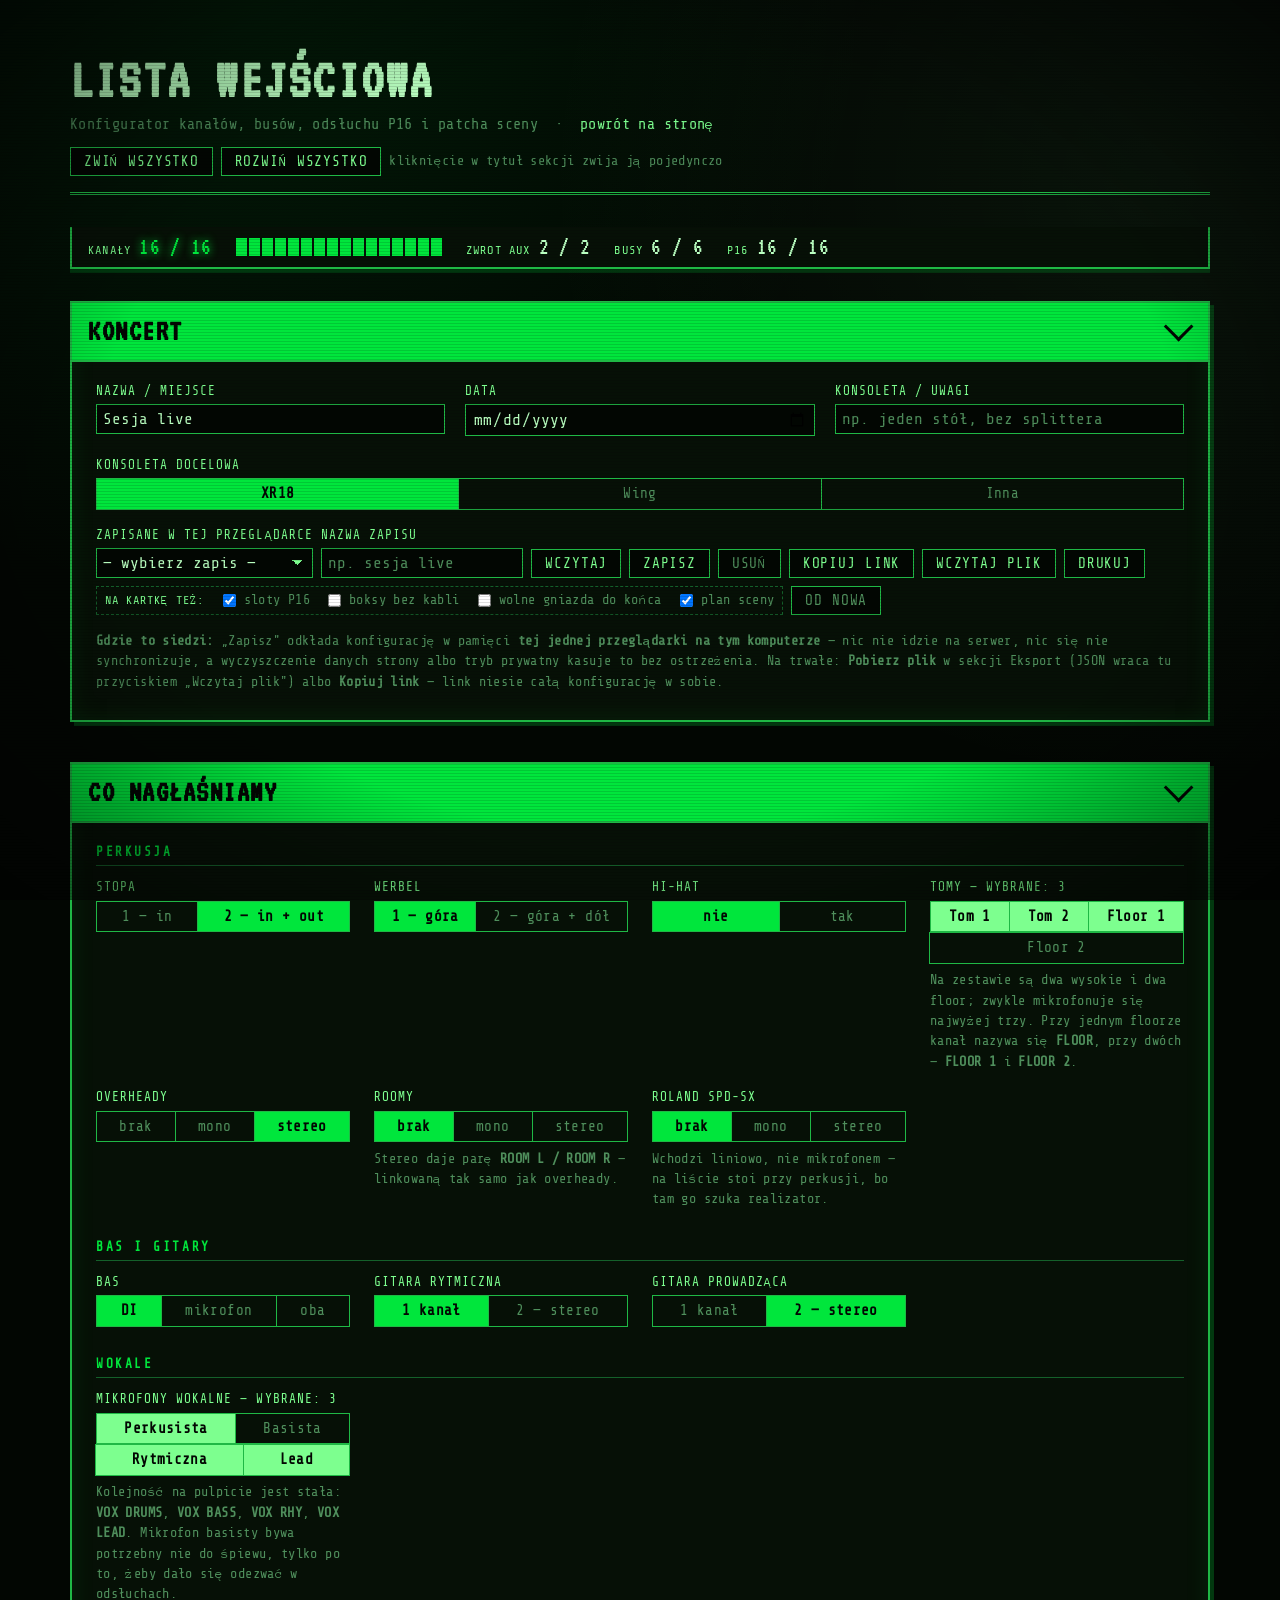
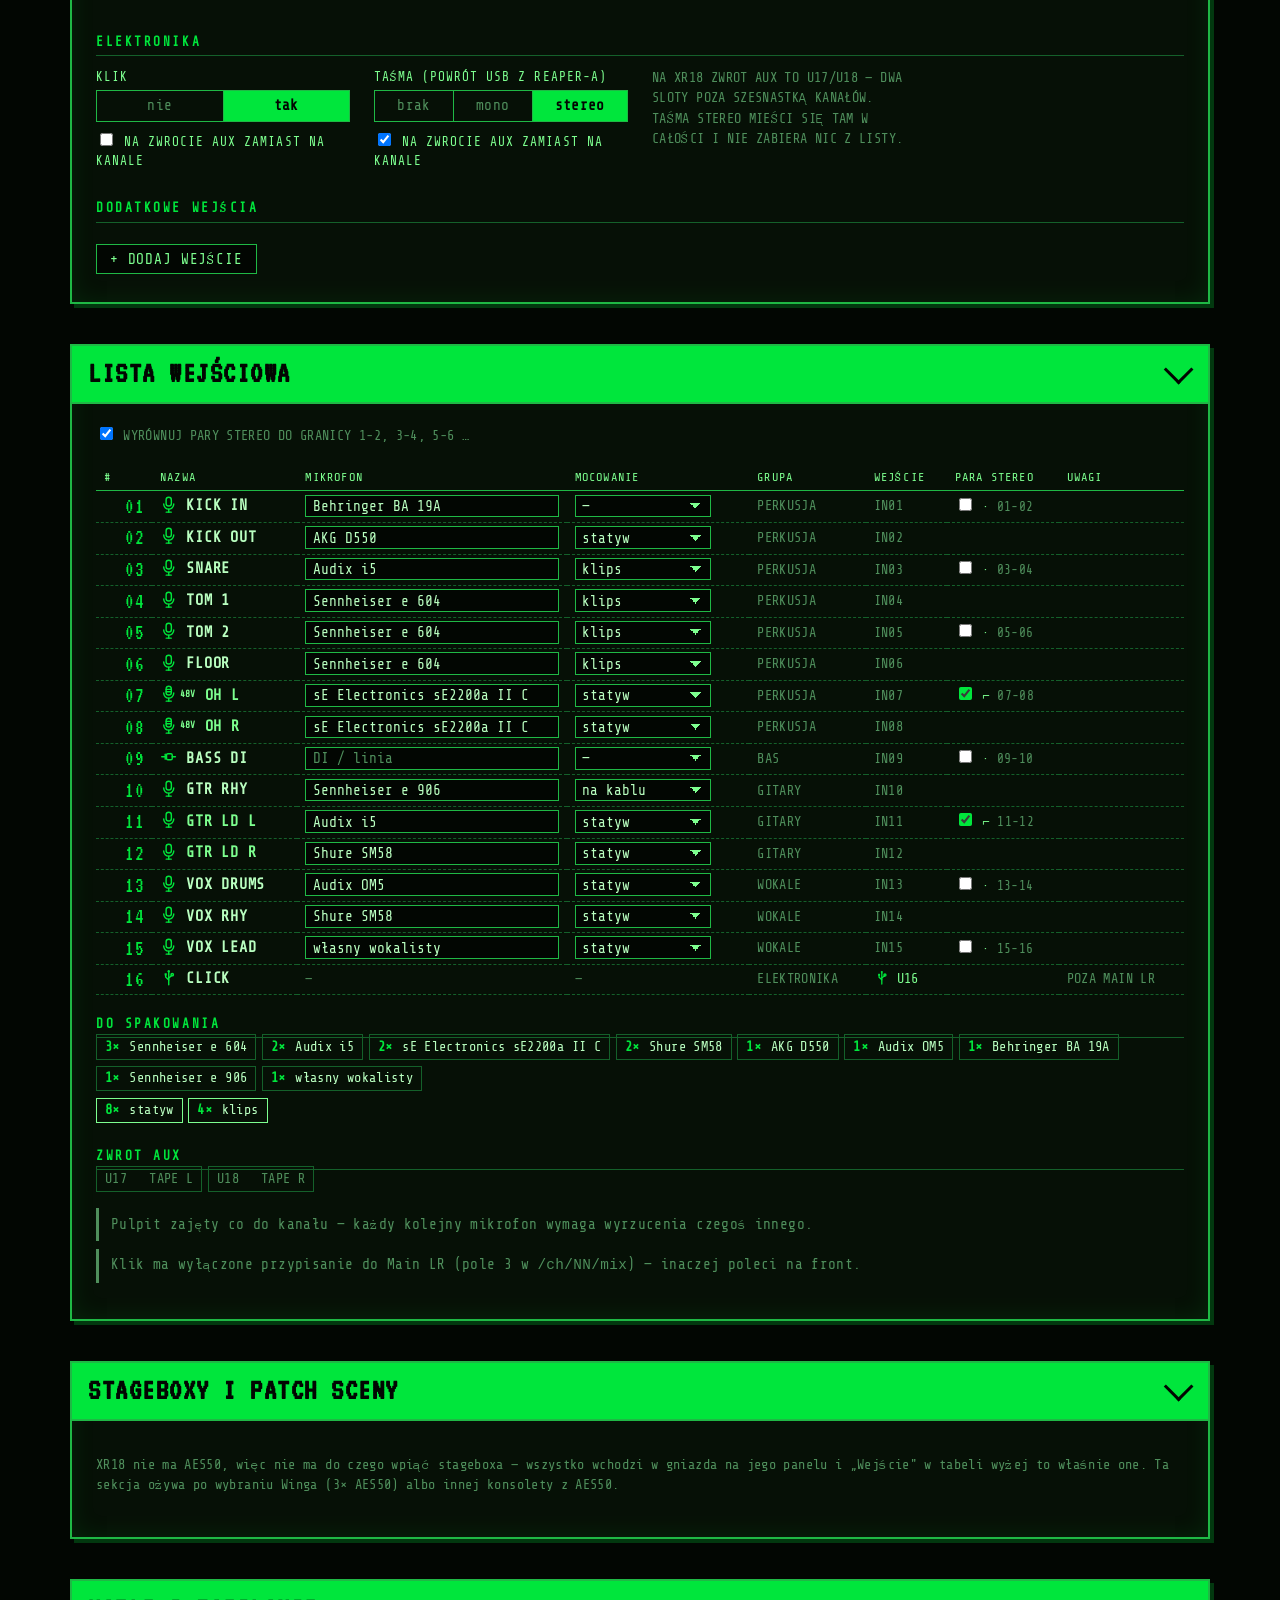
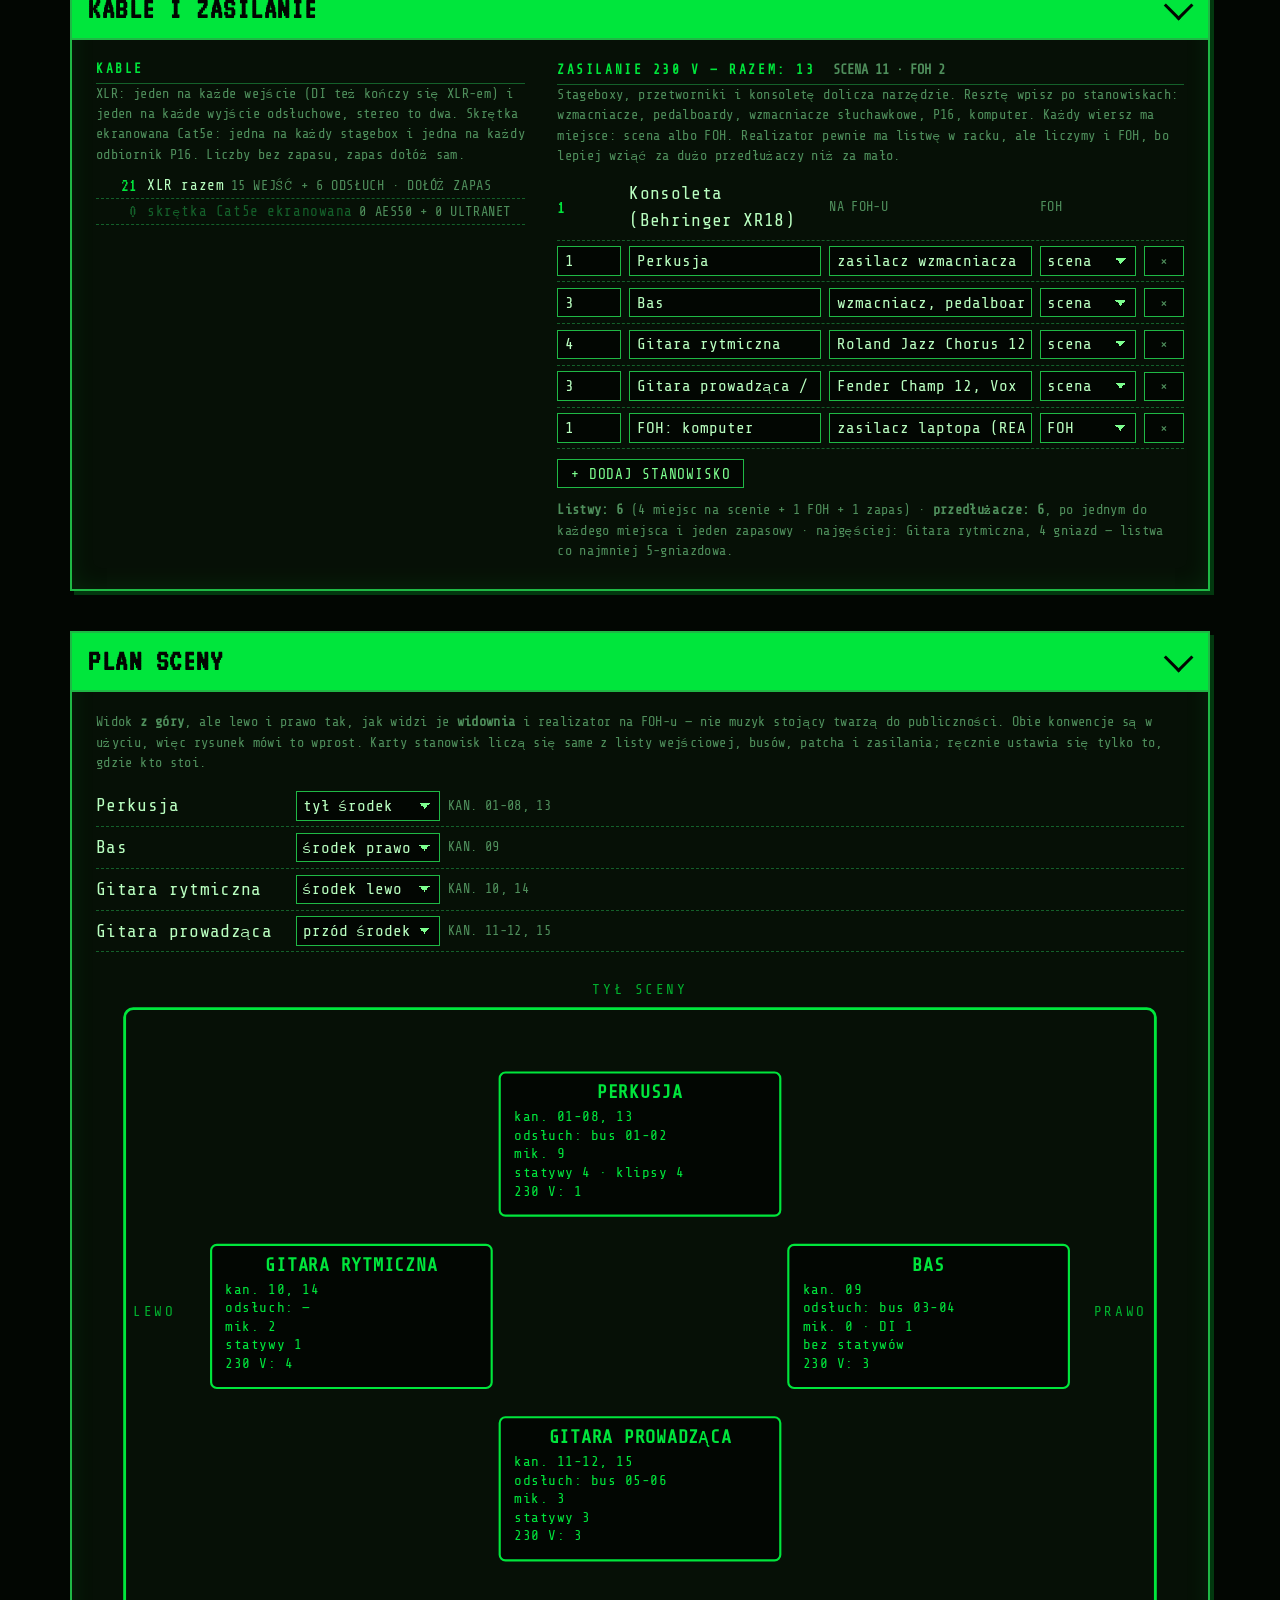
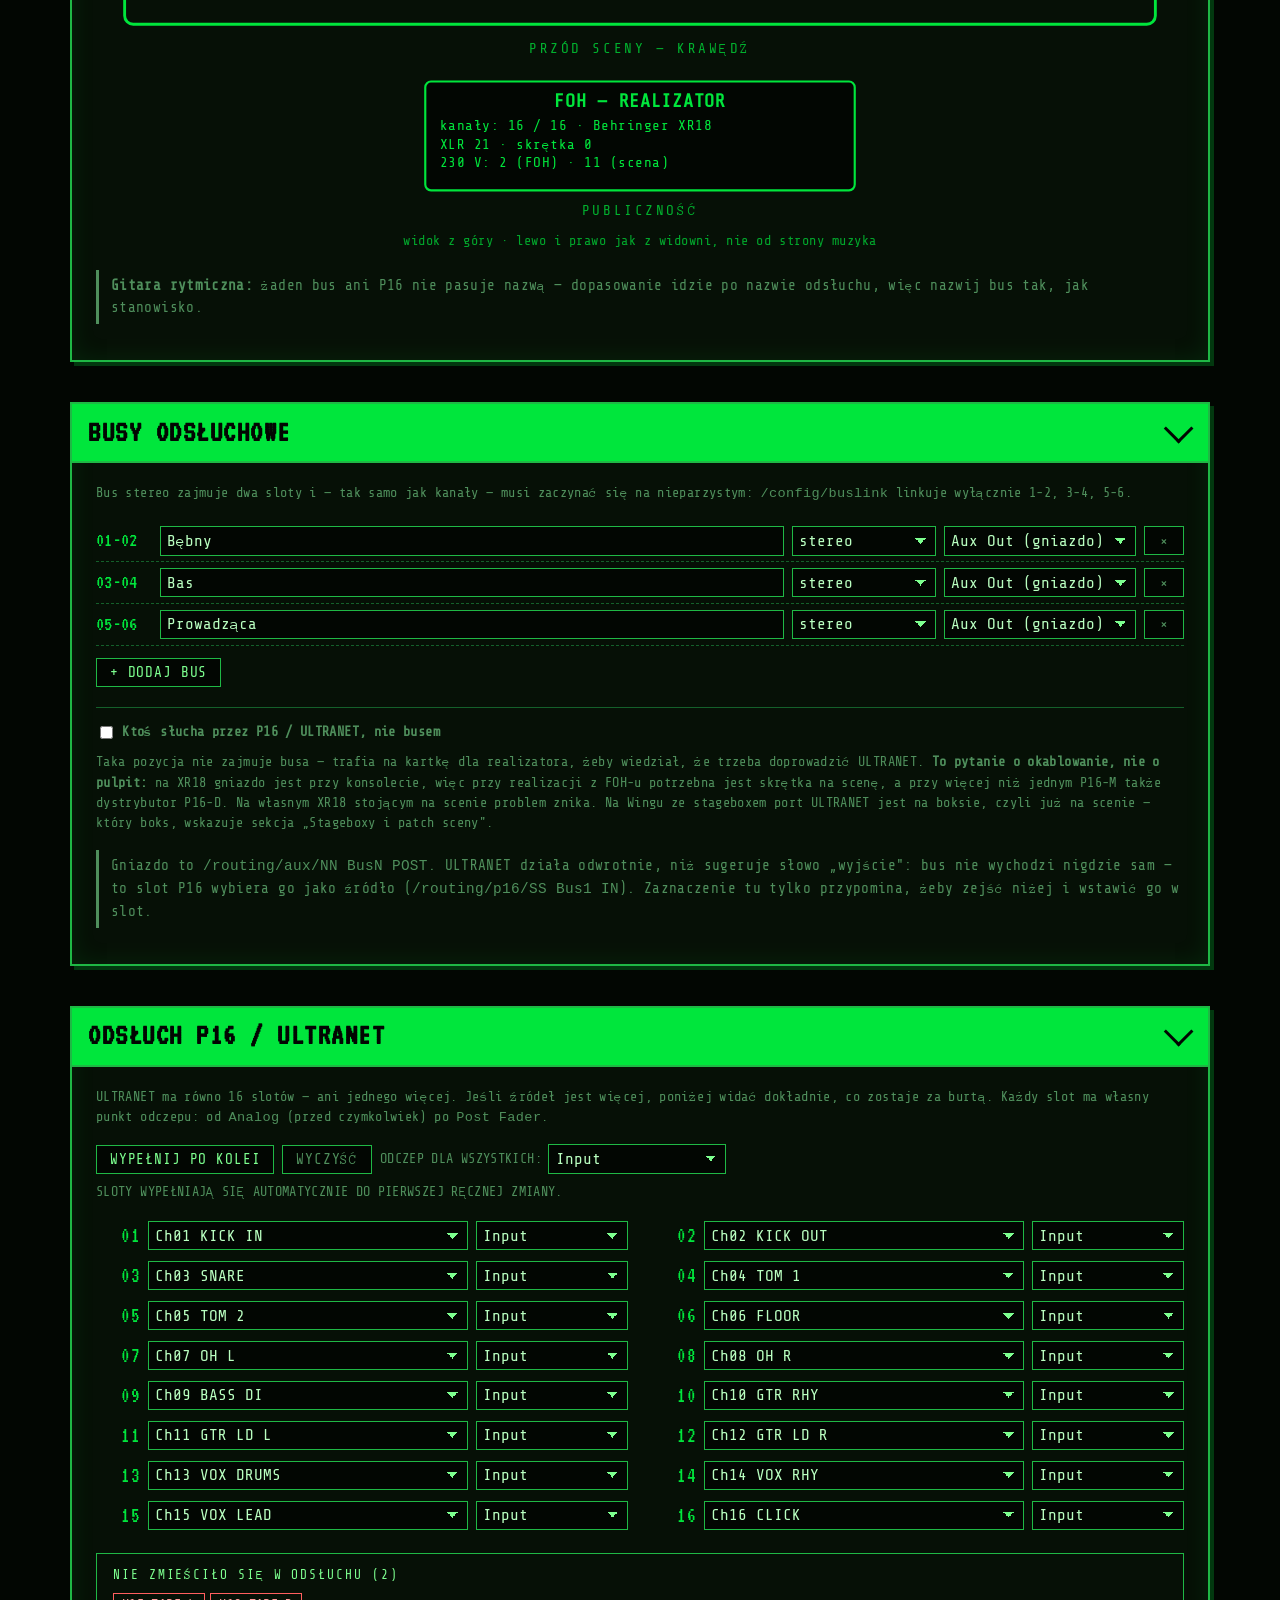
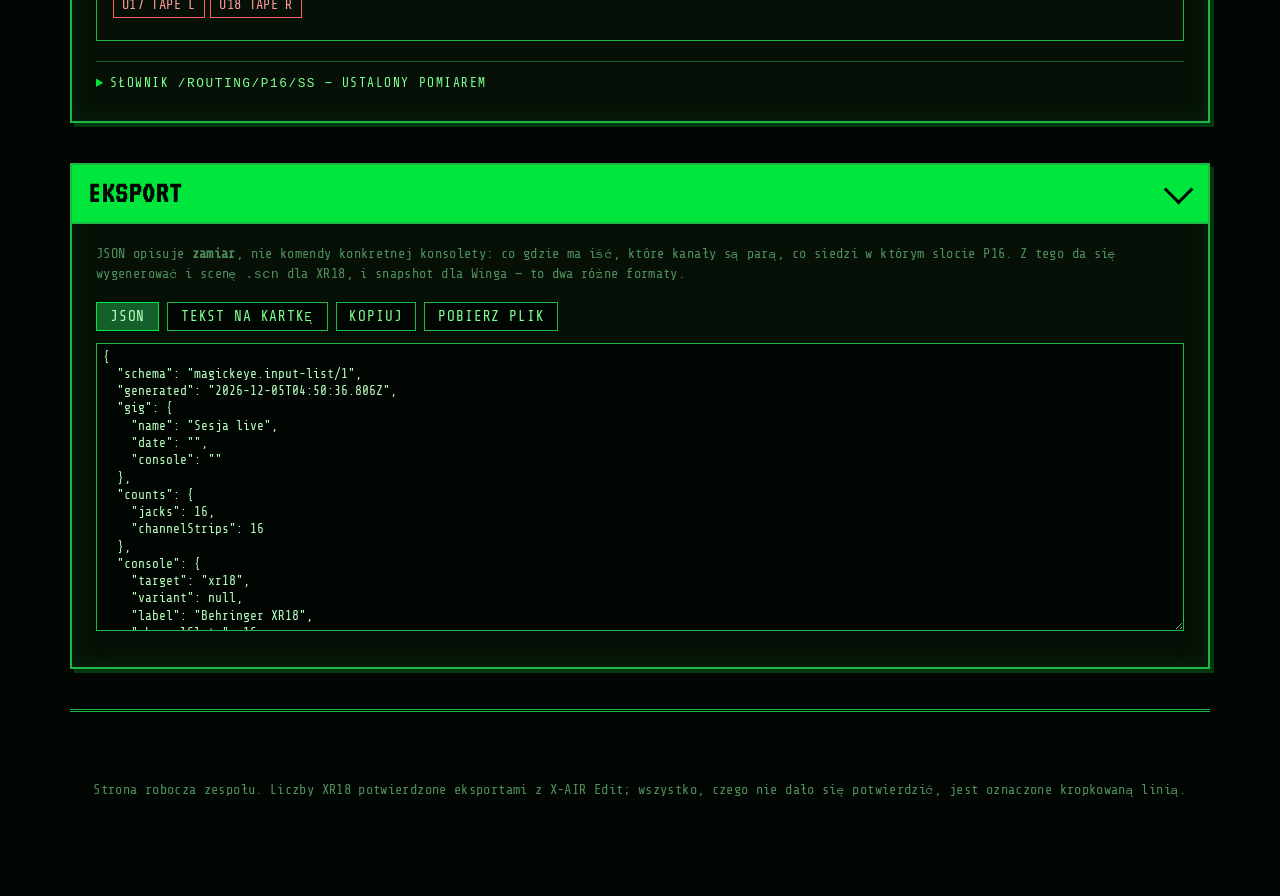
<file: input-list/index.html>
<!DOCTYPE html>
<html lang="pl">
<head>
  <meta charset="UTF-8">
  <meta name="viewport" content="width=device-width, initial-scale=1.0">
  <!-- Podstrona robocza: nie ma jej w menu i nie ma jej być w wyszukiwarce. -->
  <meta name="robots" content="noindex, nofollow">
  <title>Lista wejściowa — konfigurator</title>
  <link rel="icon" type="image/svg+xml" href="../favicon.svg">
  <link rel="preconnect" href="https://fonts.googleapis.com">
  <link rel="preconnect" href="https://fonts.gstatic.com" crossorigin>
  <link href="https://fonts.googleapis.com/css2?family=VT323&family=Share+Tech+Mono&display=swap" rel="stylesheet">
  <!-- Share Tech Mono ma wyłącznie zakres latin: jest w nim ó, ale nie ma ł ani ń.
       Bez tego przeglądarka bierze je z Courier New i wyrazy się rozjeżdżają.
       Dociągamy z Anonymous Pro TYLKO polskie znaki (parametr text=). -->
  <link href="https://fonts.googleapis.com/css2?family=Anonymous+Pro&text=%C4%85%C4%87%C4%99%C5%82%C5%84%C3%B3%C5%9B%C5%BC%C5%BA%C4%84%C4%86%C4%98%C5%81%C5%83%C3%93%C5%9A%C5%BB%C5%B9&display=swap" rel="stylesheet">
  <link rel="stylesheet" href="../style.css?v=6">
  <link rel="stylesheet" href="input-list.css?v=18">
</head>
<body>
  <div class="crt-overlay" aria-hidden="true"></div>

  <div class="screen wide">

    <header class="tool-header">
      <h1 class="tool-title">Lista wejściowa</h1>
      <p class="tool-sub">
        Konfigurator kanałów, busów, odsłuchu P16 i patcha sceny &nbsp;·&nbsp;
        <a href="../">powrót na stronę</a>
      </p>
      <!-- Sekcje zwija się kliknięciem w ich tytuł; te dwa przyciski
           robią to hurtem. Stan zwinięcia zostaje w tej przeglądarce
           i nie jedzie w linku ani w pliku. -->
      <div class="btn-row" style="margin-top:.6rem">
        <button type="button" class="btn" data-act="collapse-all">Zwiń wszystko</button>
        <button type="button" class="btn" data-act="expand-all">Rozwiń wszystko</button>
        <span class="ch-grp" style="text-transform:none">kliknięcie w tytuł sekcji zwija ją pojedynczo</span>
      </div>
    </header>

    <!-- ====== PASEK ZAJĘTOŚCI (przykleja się do góry ekranu) ====== -->
    <div class="meter-bar" role="status" aria-live="polite">
      <span class="meter" id="meter-ch">
        <span class="meter-label">Kanały</span><span class="meter-val">–</span>
      </span>
      <span class="slots" id="slots-ch" aria-hidden="true"></span>
      <span class="meter" id="meter-jacks" hidden>
        <span class="meter-label">Wejścia</span><span class="meter-val">–</span>
      </span>
      <span class="meter" id="meter-aux">
        <span class="meter-label">Zwrot aux</span><span class="meter-val">–</span>
      </span>
      <span class="meter" id="meter-bus">
        <span class="meter-label">Busy</span><span class="meter-val">–</span>
      </span>
      <span class="meter" id="meter-p16">
        <span class="meter-label">P16</span><span class="meter-val">–</span>
      </span>
    </div>

    <!-- ====== KONCERT + PRESETY ====== -->
    <section class="panel" data-panel="gig">
      <h2 class="panel-title">Koncert</h2>
      <div class="panel-body">
        <div class="gig-meta">
          <div class="field">
            <label for="gig-name">Nazwa / miejsce</label>
            <input type="text" id="gig-name" placeholder="np. sesja live, próba, festiwal">
          </div>
          <div class="field">
            <label for="gig-date">Data</label>
            <input type="date" id="gig-date">
          </div>
          <div class="field">
            <label for="gig-console">Konsoleta / uwagi</label>
            <input type="text" id="gig-console" placeholder="np. jeden stół, bez splittera">
          </div>
        </div>

        <div class="field" style="margin-bottom:1rem">
          <span class="field-label">Konsoleta docelowa</span>
          <div class="seg">
            <input type="radio" name="target" id="t-xr18" value="xr18"><label for="t-xr18">XR18</label>
            <input type="radio" name="target" id="t-wing" value="wing"><label for="t-wing">Wing</label>
            <input type="radio" name="target" id="t-other" value="other"><label for="t-other">Inna</label>
          </div>
        </div>

        <!-- Odmiana Winga rozstrzyga, ile gniazd jest na samym stole:
             pełny WING ma 8 preampów i 8 linii Aux In, COMPACT i RACK
             po 24 preampy bez Aux In. Różnica decyduje o tym, czy
             lista wejściowa się mieści. -->
        <div class="field" id="variant-wrap" style="margin-bottom:1rem" hidden>
          <span class="field-label">Odmiana konsolety</span>
          <div class="seg" id="variant-seg"></div>
        </div>

        <!-- Pojemności XR18 są zmierzone plikami scen, więc zablokowane.
             Dla pozostałych konsol wpisuje się je ręcznie — lepiej puste
             pole do wypełnienia niż liczba wzięta z sufitu. -->
        <div class="gig-meta" id="cap-fields" hidden>
          <div class="field">
            <label for="cap-ch">Kanałów (pasków)</label>
            <input type="number" id="cap-ch" min="1" max="128">
          </div>
          <div class="field">
            <label for="cap-aux">Slotów zwrotu aux/USB</label>
            <input type="number" id="cap-aux" min="0" max="32">
          </div>
          <div class="field">
            <label for="cap-bus">Busów</label>
            <input type="number" id="cap-bus" min="0" max="32">
          </div>
        </div>

        <div class="preset-bar">
          <div class="field">
            <label for="preset-sel">Zapisane w tej przeglądarce</label>
            <select id="preset-sel"></select>
          </div>
          <div class="field">
            <label for="preset-name">Nazwa zapisu</label>
            <input type="text" id="preset-name" placeholder="np. sesja live">
          </div>
          <button type="button" class="btn" data-act="preset-load">Wczytaj</button>
          <button type="button" class="btn" data-act="preset-save">Zapisz</button>
          <button type="button" class="btn danger" data-act="preset-del">Usuń</button>
          <button type="button" class="btn" data-act="link" title="Kopiuje adres z całą konfiguracją — można go wysłać realizatorowi">Kopiuj link</button>
          <button type="button" class="btn" data-act="open-file">Wczytaj plik</button>
          <input type="file" id="file-input" accept=".json,application/json" hidden>
          <button type="button" class="btn" data-act="print">Drukuj</button>
          <!-- Co idzie na kartkę. Domyślnie kartka kończy się tam, gdzie
               kończą się kable: boks bez kabli odpada, lista gniazd urywa
               się za ostatnim zajętym. Pełne listy są dla tych, którzy
               chcą dopisywać ręcznie w wolnych wierszach. -->
          <span class="print-opts ch-grp">
            <span>na kartkę też:</span>
            <label title="Tabela 16 slotów P16 / ULTRANET z odczepami">
              <input type="checkbox" id="print-p16"> sloty P16
            </label>
            <label title="Boksy i gniazda konsolety, do których nie idzie ani jeden kabel">
              <input type="checkbox" id="print-empty-nodes"> boksy bez kabli
            </label>
            <label title="Wolne gniazda do końca listy — miejsce na dopisanie ręcznie">
              <input type="checkbox" id="print-empty-jacks"> wolne gniazda do końca
            </label>
            <label title="Schemat sceny na osobnej stronie">
              <input type="checkbox" id="print-plot"> plan sceny
            </label>
          </span>
          <button type="button" class="btn danger" data-act="reset">Od nowa</button>
        </div>

        <p class="ch-grp" style="text-transform:none;margin:.25rem 0 0">
          <b>Gdzie to siedzi:</b> „Zapisz" odkłada konfigurację w pamięci
          <b>tej jednej przeglądarki na tym komputerze</b> — nic nie idzie na serwer,
          nic się nie synchronizuje, a wyczyszczenie danych strony albo tryb prywatny
          kasuje to bez ostrzeżenia. Na trwałe: <b>Pobierz plik</b> w sekcji Eksport
          (JSON wraca tu przyciskiem „Wczytaj plik") albo <b>Kopiuj link</b> — link
          niesie całą konfigurację w sobie.
        </p>
      </div>
    </section>

    <!-- ====== ŹRÓDŁA ====== -->
    <section class="panel" data-panel="sources">
      <h2 class="panel-title">Co nagłaśniamy</h2>
      <div class="panel-body">
        <div class="src-grid">

          <h3 class="src-group-title">Perkusja</h3>

          <div class="field">
            <span class="field-label">Stopa</span>
            <div class="seg">
              <input type="radio" name="kick" id="kick1" value="1" data-src="kick"><label for="kick1">1 — in</label>
              <input type="radio" name="kick" id="kick2" value="2" data-src="kick"><label for="kick2">2 — in + out</label>
            </div>
          </div>

          <div class="field">
            <span class="field-label">Werbel</span>
            <div class="seg">
              <input type="radio" name="snare" id="sn1" value="1" data-src="snare"><label for="sn1">1 — góra</label>
              <input type="radio" name="snare" id="sn2" value="2" data-src="snare"><label for="sn2">2 — góra + dół</label>
            </div>
          </div>

          <div class="field">
            <span class="field-label">Hi-hat</span>
            <div class="seg">
              <input type="radio" name="hh" id="hh0" value="" data-src="hihat"><label for="hh0">nie</label>
              <input type="radio" name="hh" id="hh1" value="1" data-src="hihat"><label for="hh1">tak</label>
            </div>
          </div>

          <div class="field">
            <span class="field-label">Tomy — wybrane: <span id="tom-count">0</span></span>
            <div class="seg multi">
              <input type="checkbox" id="tm-t1" data-tom="t1"><label for="tm-t1">Tom 1</label>
              <input type="checkbox" id="tm-t2" data-tom="t2"><label for="tm-t2">Tom 2</label>
              <input type="checkbox" id="tm-f1" data-tom="f1"><label for="tm-f1">Floor 1</label>
              <input type="checkbox" id="tm-f2" data-tom="f2"><label for="tm-f2">Floor 2</label>
            </div>
            <span class="ch-grp" style="margin-top:.2rem;text-transform:none">
              Na zestawie są dwa wysokie i dwa floor; zwykle mikrofonuje się najwyżej trzy.
              Przy jednym floorze kanał nazywa się <b>FLOOR</b>, przy dwóch — <b>FLOOR 1</b> i <b>FLOOR 2</b>.
            </span>
          </div>

          <div class="field">
            <span class="field-label">Overheady</span>
            <div class="seg">
              <input type="radio" name="oh" id="oh0" value="none" data-src="oh"><label for="oh0">brak</label>
              <input type="radio" name="oh" id="ohm" value="mono" data-src="oh"><label for="ohm">mono</label>
              <input type="radio" name="oh" id="ohs" value="stereo" data-src="oh"><label for="ohs">stereo</label>
            </div>
          </div>

          <div class="field">
            <span class="field-label">Roomy</span>
            <div class="seg">
              <input type="radio" name="room" id="rm0" value="none" data-src="room"><label for="rm0">brak</label>
              <input type="radio" name="room" id="rmm" value="mono" data-src="room"><label for="rmm">mono</label>
              <input type="radio" name="room" id="rms" value="stereo" data-src="room"><label for="rms">stereo</label>
            </div>
            <span class="ch-grp" style="margin-top:.2rem;text-transform:none">
              Stereo daje parę <b>ROOM L / ROOM R</b> — linkowaną tak samo jak overheady.
            </span>
          </div>

          <div class="field">
            <span class="field-label">Roland SPD-SX</span>
            <div class="seg">
              <input type="radio" name="spd" id="sp0" value="none" data-src="spd"><label for="sp0">brak</label>
              <input type="radio" name="spd" id="spm" value="mono" data-src="spd"><label for="spm">mono</label>
              <input type="radio" name="spd" id="sps" value="stereo" data-src="spd"><label for="sps">stereo</label>
            </div>
            <span class="ch-grp" style="margin-top:.2rem;text-transform:none">
              Wchodzi liniowo, nie mikrofonem — na liście stoi przy perkusji, bo tam go szuka realizator.
            </span>
          </div>

          <h3 class="src-group-title">Bas i gitary</h3>

          <div class="field">
            <span class="field-label">Bas</span>
            <div class="seg">
              <input type="radio" name="bass" id="bs1" value="di" data-src="bass"><label for="bs1">DI</label>
              <input type="radio" name="bass" id="bs2" value="mic" data-src="bass"><label for="bs2">mikrofon</label>
              <input type="radio" name="bass" id="bs3" value="both" data-src="bass"><label for="bs3">oba</label>
            </div>
          </div>

          <div class="field">
            <span class="field-label">Gitara rytmiczna</span>
            <div class="seg">
              <input type="radio" name="grhy" id="gr1" value="1" data-src="gtrRhy"><label for="gr1">1 kanał</label>
              <input type="radio" name="grhy" id="gr2" value="2" data-src="gtrRhy"><label for="gr2">2 — stereo</label>
            </div>
          </div>

          <div class="field">
            <span class="field-label">Gitara prowadząca</span>
            <div class="seg">
              <input type="radio" name="gld" id="gl1" value="1" data-src="gtrLd"><label for="gl1">1 kanał</label>
              <input type="radio" name="gld" id="gl2" value="2" data-src="gtrLd"><label for="gl2">2 — stereo</label>
            </div>
          </div>

          <h3 class="src-group-title">Wokale</h3>

          <div class="field">
            <span class="field-label">Mikrofony wokalne — wybrane: <span id="vox-count">0</span></span>
            <div class="seg multi">
              <input type="checkbox" id="vx-d" data-vox="drums"><label for="vx-d">Perkusista</label>
              <input type="checkbox" id="vx-b" data-vox="bass"><label for="vx-b">Basista</label>
              <input type="checkbox" id="vx-r" data-vox="rhy"><label for="vx-r">Rytmiczna</label>
              <input type="checkbox" id="vx-l" data-vox="lead"><label for="vx-l">Lead</label>
            </div>
            <span class="ch-grp" style="margin-top:.2rem;text-transform:none">
              Kolejność na pulpicie jest stała: <b>VOX DRUMS</b>, <b>VOX BASS</b>, <b>VOX RHY</b>, <b>VOX LEAD</b>.
              Mikrofon basisty bywa potrzebny nie do śpiewu, tylko po to, żeby dało się odezwać w odsłuchach.
            </span>
          </div>

          <h3 class="src-group-title">Elektronika</h3>

          <div class="field">
            <span class="field-label">Klik</span>
            <div class="seg">
              <input type="radio" name="click" id="cl0" value="" data-src="click"><label for="cl0">nie</label>
              <input type="radio" name="click" id="cl1" value="1" data-src="click"><label for="cl1">tak</label>
            </div>
            <label class="ch-grp" style="margin-top:.3rem">
              <input type="checkbox" data-src="clickOnAux"> na zwrocie aux zamiast na kanale
            </label>
          </div>

          <div class="field">
            <span class="field-label">Taśma (powrót USB z REAPER-a)</span>
            <div class="seg">
              <input type="radio" name="tape" id="tp0" value="none" data-src="tape"><label for="tp0">brak</label>
              <input type="radio" name="tape" id="tpm" value="mono" data-src="tape"><label for="tpm">mono</label>
              <input type="radio" name="tape" id="tps" value="stereo" data-src="tape"><label for="tps">stereo</label>
            </div>
            <label class="ch-grp" style="margin-top:.3rem">
              <input type="checkbox" data-src="tapeOnAux"> na zwrocie aux zamiast na kanale
            </label>
          </div>

          <div class="field" id="aux-hint">
            <span class="ch-grp">
              Na XR18 zwrot aux to U17/U18 — dwa sloty poza szesnastką kanałów.
              Taśma stereo mieści się tam w całości i nie zabiera nic z listy.
            </span>
          </div>

          <h3 class="src-group-title">Dodatkowe wejścia</h3>
          <div style="grid-column:1/-1">
            <div id="aux-list"></div>
            <div class="btn-row" style="margin-top:.6rem">
              <button type="button" class="btn" data-act="aux-add">+ dodaj wejście</button>
            </div>
          </div>

        </div>
      </div>
    </section>

    <!-- ====== LISTA WEJŚCIOWA ====== -->
    <section class="panel" data-panel="list">
      <h2 class="panel-title">Lista wejściowa</h2>
      <div class="panel-body">
        <div class="btn-row" style="margin-bottom:1rem" id="align-wrap">
          <label class="ch-grp">
            <input type="checkbox" id="align"> wyrównuj pary stereo do granicy 1-2, 3-4, 5-6&nbsp;…
          </label>
        </div>

        <div class="table-wrap">
          <table class="chlist">
            <thead>
              <tr>
                <th>#</th><th>Nazwa</th><th>Mikrofon</th><th>Mocowanie</th><th>Grupa</th><th>Wejście</th>
                <th>Para stereo</th><th>Uwagi</th>
              </tr>
            </thead>
            <tbody id="chlist-body"></tbody>
          </table>
        </div>

        <!-- Lista do spakowania liczy się z kolumn „Mikrofon" (model → sztuki)
             i „Mocowanie" (statywy, niskie statywy, klipsy). Para stereo to dwa
             mikrofony, USB nie ma żadnego. -->
        <h3 class="src-group-title" style="margin-top:1.25rem">Do spakowania</h3>
        <div id="packing"></div>

        <h3 class="src-group-title" style="margin-top:1.5rem">Zwrot aux</h3>
        <div id="auxret"></div>

        <ul class="warn-list" id="warnings"></ul>
      </div>
    </section>

    <!-- ====== STAGEBOXY I PATCH SCENY ======
         Fizyczna strona listy wejściowej: w które gniazdo którego boksu
         wchodzi każdy kabel. Dotyczy konsol z AES50 (Wing) — XR18 nie ma
         do czego wpiąć stageboxa, więc dla niego sekcja jest wygaszona. -->
    <section class="panel" id="stage-panel" data-panel="stage">
      <h2 class="panel-title">Stageboxy i patch sceny</h2>
      <div class="panel-body">
        <p class="ch-grp" id="stage-noaes" style="text-transform:none" hidden>
          XR18 nie ma AES50, więc nie ma do czego wpiąć stageboxa — wszystko wchodzi w gniazda
          na jego panelu i „Wejście" w tabeli wyżej to właśnie one. Ta sekcja ożywa po
          wybraniu Winga (3× AES50) albo innej konsolety z AES50.
        </p>

        <div id="stage-body">
          <div class="field" style="margin-bottom:1rem">
            <span class="field-label">Stageboxy na scenie</span>
            <div class="seg">
              <input type="radio" name="sbcount" id="sb0" value="0"><label for="sb0">brak</label>
              <input type="radio" name="sbcount" id="sb1" value="1"><label for="sb1">jeden</label>
              <input type="radio" name="sbcount" id="sb2" value="2"><label for="sb2">dwa</label>
            </div>
          </div>

          <div id="sb-list"></div>

          <!-- Gniazda na samej konsolecie. Instrukcja WING 5.4 mówi wprost,
               że źródło wybiera się osobno dla każdego kanału, więc lokalne
               preampy i stagebox po AES50 działają jednocześnie. -->
          <div id="local-wrap" style="margin-top:1rem;border-top:1px solid var(--accent-3);padding-top:.8rem" hidden>
            <label class="ch-grp" style="display:flex;align-items:center;gap:.4rem;text-transform:none">
              <input type="checkbox" id="use-local">
              <b>Używaj też gniazd na samej konsolecie</b>
            </label>
            <p class="ch-grp" id="local-spec" style="text-transform:none;margin:.35rem 0 0"></p>
            <div class="gig-meta" id="local-cap" style="margin:.5rem 0 0" hidden>
              <div class="field">
                <label for="loc-ins">Wejść XLR na konsolecie</label>
                <input type="number" id="loc-ins" min="0" max="64">
              </div>
              <div class="field">
                <label for="loc-outs">Wyjść XLR na konsolecie</label>
                <input type="number" id="loc-outs" min="0" max="32">
              </div>
            </div>
            <p class="ch-grp" style="text-transform:none;margin:.5rem 0 0">
              <b>Tak, to działa razem.</b> Instrukcja WING (sekcja 5.4 ROUTING) wylicza grupy źródeł —
              Local In, Aux In, AES50 A/B/C, USB — i każdy z 40 kanałów wybiera swoją osobno.
              Nie ma trybu „albo stół, albo stagebox”. Dwa najmniejsze boksy to 16 wejść,
              ale pełny WING dokłada 8 preampów, a COMPACT i RACK aż 24.
              Automat sięga po gniazda stołu <b>na końcu</b>: jeśli konsoleta stoi na FOH-u,
              każdy taki kabel trzeba przeciągnąć przez salę.
            </p>
          </div>

          <div class="btn-row" style="margin-top:.9rem">
            <button type="button" class="btn" data-act="rig-wing"
              title="Ustawia konsoletę, odmianę, oba boksy i przetwornik ADAT">
              Zestaw na ten koncert: WING COMPACT + DL16 + DL32
            </button>
          </div>

          <p class="ch-grp" style="text-transform:none;margin:.75rem 0 0">
            <b>Co jest na ten koncert:</b> <b>Midas DL16</b> z przetwornikiem <b>ADA8000</b>
            wpiętym w gniazdo optyczne (16 wejść, 8 wyjść na boksie plus 8 na przetworniku)
            oraz pożyczony <b>Midas DL32</b> (32 wejścia, 16 wyjść). Oba mają po jednym porcie
            ULTRANET, a odsłuch osobisty to jeden <b>P16-HQ</b>, więc dystrybutor P16-D
            jest niepotrzebny. Razem z 24 preampami WING-a COMPACT daje to 72 wejścia XLR
            przy kilkunastu potrzebnych — wejść nie zabraknie, zabraknąć może kabli.
          </p>

          <p class="ch-grp" style="text-transform:none;margin:.5rem 0 0">
            <b>Który model, gdyby kompletować od zera:</b> Wing nie ma ULTRANET-u, więc P16 karmi się
            z portu na stageboxie po AES50. Najniższy model, który ma oba (AES50 + ULTRANET), to
            <b>Behringer SD8</b>: 8 wejść, 8 wyjść, dwa gniazda AES50, hub ULTRANET zasilający
            dwa odbiorniki po skrętce. Stopień wyżej <b>SD16</b> (16 we / 8 wy, ULTRANET ×4).
            Seria S16/S32 i Midas DL16/DL32 mają jeden port ULTRANET, za to wyjścia ADAT,
            którymi da się dołożyć analogowe wyjścia przetwornikiem. Liczby z kart produktów;
            czego karta nie mówi, jest oznaczone kropkowaną linią.
          </p>

          <div id="patch-wrap" hidden>
            <h3 class="src-group-title" style="margin-top:1.5rem">Legenda</h3>
            <div class="legend" id="legend"></div>

            <div class="btn-row" style="margin:.75rem 0">
              <button type="button" class="btn" data-act="stage-auto">Wypełnij po kolei</button>
              <button type="button" class="btn danger" data-act="stage-clear">Wyczyść</button>
              <span class="ch-grp" id="stage-auto-note" style="text-transform:none">
                Gniazda wypełniają się po kolei do pierwszej ręcznej zmiany. Zmiana litery boksu
                sama dobiera najniższe wolne gniazdo.
              </span>
            </div>

            <h3 class="src-group-title">Patch — co w które gniazdo</h3>
            <div class="table-wrap">
              <table class="chlist patch">
                <thead>
                  <tr><th>#</th><th>Typ</th><th>Nazwa</th><th>Stagebox</th><th>Gniazdo</th><th>Uwagi</th></tr>
                </thead>
                <tbody id="patch-body"></tbody>
              </table>
            </div>

            <h3 class="src-group-title" style="margin-top:1.5rem">Od strony sceny i stołu</h3>
            <p class="ch-grp" style="text-transform:none;margin:.25rem 0 .5rem">
              Każde gniazdo w osobnym wierszu — to jest widok do przeniesienia na plan sceny.
              Rozmieszczenie boksów (perkusja i bas przy jednym, gitary przy drugim) ustawia się
              tu literą, nie algorytmem. Domyślnie zwięźle: wolne gniazda za ostatnim zajętym
              i boksy bez ani jednego kabla (np. gniazda na konsolecie, gdy nic tam nie wpięto)
              są schowane — to preferencja tej przeglądarki, nie jedzie w linku ani w pliku.
            </p>
            <div class="btn-row" style="margin-bottom:.75rem">
              <label class="ch-grp" style="display:flex;align-items:center;gap:.35rem">
                <input type="checkbox" id="show-empty-jacks"> pokaż wolne gniazda do końca
              </label>
              <label class="ch-grp" style="display:flex;align-items:center;gap:.35rem">
                <input type="checkbox" id="show-empty-nodes"> pokaż boksy bez kabli
              </label>
            </div>
            <div class="sb-matrix" id="sb-matrix"></div>
            <p class="ch-grp" id="sb-skipped" style="text-transform:none;margin:.6rem 0 0"></p>
          </div>
        </div>
      </div>
    </section>

    <!-- ====== KABLE I ZASILANIE ======
         Liczniki do pakowania: XLR i skrętki liczą się z listy i patcha,
         zasilanie 230 V z ręcznej listy stanowisk plus stageboxy z patcha. -->
    <section class="panel" data-panel="cables">
      <h2 class="panel-title">Kable i zasilanie</h2>
      <div class="panel-body">
        <div class="sb-cols" style="gap:1rem 2rem">
          <div>
            <h3 class="src-group-title" style="margin-top:0">Kable</h3>
            <p class="ch-grp" style="text-transform:none;margin:.25rem 0 .5rem">
              XLR: jeden na każde wejście (DI też kończy się XLR-em) i jeden na każde
              wyjście odsłuchowe, stereo to dwa. Skrętka ekranowana Cat5e: jedna na każdy
              stagebox i jedna na każdy odbiornik P16. Liczby bez zapasu, zapas dołóż sam.
            </p>
            <div id="cables"></div>
          </div>
          <div>
            <h3 class="src-group-title" style="margin-top:0">Zasilanie 230 V — razem: <span id="power-total">0</span>
              <span class="ch-grp" id="power-split" style="letter-spacing:0;margin-left:.5rem"></span></h3>
            <p class="ch-grp" style="text-transform:none;margin:.25rem 0 .5rem">
              Stageboxy, przetworniki i konsoletę dolicza narzędzie. Resztę wpisz po stanowiskach:
              wzmacniacze, pedalboardy, wzmacniacze słuchawkowe, P16, komputer. Każdy wiersz ma
              miejsce: scena albo FOH. Realizator pewnie ma listwę w racku, ale liczymy i FOH,
              bo lepiej wziąć za dużo przedłużaczy niż za mało.
            </p>
            <div id="power-body"></div>
            <div class="btn-row" style="margin-top:.6rem">
              <button type="button" class="btn" data-act="pw-add">+ dodaj stanowisko</button>
            </div>
            <p class="ch-grp" id="power-strips" style="text-transform:none;margin:.75rem 0 0"></p>
          </div>
        </div>
      </div>
    </section>

    <!-- ====== PLAN SCENY ======
         Schemat rysowany z tych samych danych co reszta: pozycje to sloty
         siatki 3×3, treść kart bierze się z listy wejściowej, busów,
         patcha i zasilania. Nic się tu nie wpisuje ręcznie poza tym,
         gdzie kto stoi. -->
    <section class="panel" data-panel="plot">
      <h2 class="panel-title">Plan sceny</h2>
      <div class="panel-body">
        <p class="ch-grp" style="text-transform:none;margin:0 0 .75rem">
          Widok <b>z góry</b>, ale lewo i prawo tak, jak widzi je <b>widownia</b> i realizator
          na FOH-u — nie muzyk stojący twarzą do publiczności. Obie konwencje są w użyciu,
          więc rysunek mówi to wprost. Karty stanowisk liczą się same z listy wejściowej,
          busów, patcha i zasilania; ręcznie ustawia się tylko to, gdzie kto stoi.
        </p>
        <div id="plot-ctl"></div>
        <div class="plot" id="plot"></div>
        <ul class="warn-list" id="plot-notes"></ul>
      </div>
    </section>

    <!-- ====== BUSY ====== -->
    <section class="panel" data-panel="buses">
      <h2 class="panel-title">Busy odsłuchowe</h2>
      <div class="panel-body">
        <!-- Zasada nieparzystego startu jest specyfiką XR18 (/config/buslink) —
             na Wingu para stereo może zaczynać się na parzystym (instrukcja WING,
             sekcja 2.6), więc ten akapit chowa się poza XR18. -->
        <p class="info-text ch-grp" id="buslink-note" style="text-transform:none">
          Bus stereo zajmuje dwa sloty i — tak samo jak kanały — musi zaczynać się
          na nieparzystym: <code>/config/buslink</code> linkuje wyłącznie 1-2, 3-4, 5-6.
        </p>
        <div id="bus-body"></div>
        <div class="btn-row" style="margin-top:.75rem">
          <button type="button" class="btn" data-act="bus-add">+ dodaj bus</button>
        </div>

        <div style="margin-top:1.25rem;border-top:1px solid var(--accent-3);padding-top:.9rem">
          <label class="ch-grp" style="display:flex;align-items:center;gap:.4rem;text-transform:none">
            <input type="checkbox" id="p16mon-on">
            <b>Ktoś słucha przez P16 / ULTRANET, nie busem</b>
          </label>
          <div class="bus-row" id="p16mon-fields" style="grid-template-columns:3.5rem 1fr 9rem;margin-top:.5rem" hidden>
            <span class="bus-slots">P16</span>
            <input type="text" id="p16mon-name" placeholder="instrument albo rola">
            <select id="p16mon-stereo">
              <option value="mono">mono</option>
              <option value="stereo">stereo</option>
            </select>
          </div>
          <p class="ch-grp" style="text-transform:none;margin:.6rem 0 0">
            Taka pozycja nie zajmuje busa — trafia na kartkę dla realizatora, żeby wiedział,
            że trzeba doprowadzić ULTRANET. <b>To pytanie o okablowanie, nie o pulpit:</b>
            na XR18 gniazdo jest przy konsolecie, więc przy realizacji z FOH-u potrzebna jest
            skrętka na scenę, a przy więcej niż jednym P16-M także dystrybutor P16-D. Na własnym
            XR18 stojącym na scenie problem znika. Na Wingu ze stageboxem port ULTRANET jest
            na boksie, czyli już na scenie — który boks, wskazuje sekcja „Stageboxy i patch sceny".
          </p>
        </div>
        <ul class="warn-list">
          <li class="info">
            Gniazdo to <code>/routing/aux/NN BusN POST</code>. ULTRANET działa odwrotnie, niż
            sugeruje słowo „wyjście": bus nie wychodzi nigdzie sam — to slot P16 wybiera go
            jako źródło (<code>/routing/p16/SS Bus1 IN</code>). Zaznaczenie tu tylko przypomina,
            żeby zejść niżej i wstawić go w slot.
          </li>
        </ul>
      </div>
    </section>

    <!-- ====== P16 ====== -->
    <section class="panel" data-panel="p16">
      <h2 class="panel-title">Odsłuch P16 / ULTRANET</h2>
      <div class="panel-body">
        <p class="info-text ch-grp" style="text-transform:none">
          ULTRANET ma równo 16 slotów — ani jednego więcej. Jeśli źródeł jest więcej,
          poniżej widać dokładnie, co zostaje za burtą. Każdy slot ma własny punkt odczepu:
          od <code>Analog</code> (przed czymkolwiek) po <code>Post Fader</code>.
        </p>

        <div class="btn-row" style="margin-bottom:1rem">
          <button type="button" class="btn" data-act="p16-auto">Wypełnij po kolei</button>
          <button type="button" class="btn danger" data-act="p16-clear">Wyczyść</button>
          <label class="ch-grp" style="display:flex;align-items:center;gap:.4rem">
            odczep dla wszystkich:
            <select id="p16-tap-all"></select>
          </label>
        </div>
        <p class="ch-grp" id="p16-auto-note" style="margin:-.5rem 0 1rem">
          Sloty wypełniają się automatycznie do pierwszej ręcznej zmiany.
        </p>

        <div class="p16-grid" id="p16-grid"></div>

        <div class="dropped">
          <h3>Nie zmieściło się w odsłuchu (<span id="p16-dropped-count">0</span>)</h3>
          <div id="p16-dropped"></div>
          <p class="ch-grp" id="p16-spare" style="margin:.6rem 0 0;text-transform:none"></p>
        </div>

        <details class="ref">
          <summary>Słownik <code>/routing/p16/SS</code> — ustalony pomiarem</summary>
          <p class="ch-grp" style="text-transform:none">
            Odczytane z czterech eksportów: <code>IOpatchingP16.scn</code> (każdy slot inne
            źródło i inny odczep) oraz trzech presetów fabrycznych — <code>P16c8busLR</code>,
            <code>P16c8FX</code> i <code>P16USB(1)</code> — które domykają zakresy
            <code>Bus1–Bus6</code>, <code>Fx1L–Fx4R</code>, <code>U01–U16</code> i <code>L</code>/<code>R</code>.
            Żadna z tych wartości nie jest zgadnięta.
            Czego pomiar <b>nie</b> obejmuje: które odczepy są legalne dla których źródeł.
            Widzieliśmy kanały z <code>AIN / IN / PREEQ / POSTEQ</code> (z mutami), powroty USB
            z <code>IN / PRE / PRE+M</code>, Aux In z <code>POST</code>, a busy — poza
            <code>IN</code> — także z <code>PREEQ</code>, <code>POSTEQ</code> i <code>POST</code>
            (<code>P16odczepy.scn</code>), czyli tymi samymi tokenami co kanały. Dla FX, wysyłek
            i Main widzieliśmy dotąd wyłącznie <code>IN</code>. Konfigurator pozwala wybrać
            wszystko i sam zgłasza, kiedy wychodzisz poza to, co zmierzone.
          </p>
          <div class="table-wrap">
            <table class="chlist ref-table">
              <thead><tr><th>Token</th><th>Znaczenie</th><th>Token</th><th>Odczep</th></tr></thead>
              <tbody>
                <tr><td><code>Ch01</code>–<code>Ch16</code></td><td>kanał</td><td><code>AIN</code></td><td>Analog</td></tr>
                <tr><td><code>U01</code>–<code>U18</code></td><td>powrót USB</td><td><code>AIN+M</code></td><td>Analog + Mute</td></tr>
                <tr><td><code>AuxL</code> / <code>AuxR</code></td><td>Aux In</td><td><code>IN</code></td><td>Input</td></tr>
                <tr><td><code>Bus1</code>–<code>Bus6</code></td><td>bus</td><td><code>IN+M</code></td><td>Input + Mute</td></tr>
                <tr><td><code>Send1</code>–<code>Send4</code></td><td>wysyłka FX</td><td><code>PREEQ</code></td><td>Pre EQ</td></tr>
                <tr><td><code>Fx1L</code>–<code>Fx4R</code></td><td>powrót FX</td><td><code>PREEQ+M</code></td><td>Pre EQ + Mute</td></tr>
                <tr><td><code>L</code> / <code>R</code></td><td>Main</td><td><code>POSTEQ</code></td><td>Post EQ</td></tr>
                <tr><td></td><td></td><td><code>POSTEQ+M</code></td><td>Post EQ + Mute</td></tr>
                <tr><td></td><td></td><td><code>PRE</code></td><td>Pre Fader</td></tr>
                <tr><td></td><td></td><td><code>PRE+M</code></td><td>Pre Fader + Mute</td></tr>
                <tr><td></td><td></td><td><code>POST</code></td><td>Post Fader — bez wariantu + Mute</td></tr>
              </tbody>
            </table>
          </div>
        </details>
      </div>
    </section>

    <!-- ====== EKSPORT ====== -->
    <section class="panel" data-panel="export">
      <h2 class="panel-title">Eksport</h2>
      <div class="panel-body">
        <p class="info-text ch-grp" style="text-transform:none">
          JSON opisuje <b>zamiar</b>, nie komendy konkretnej konsolety: co gdzie ma iść,
          które kanały są parą, co siedzi w którym slocie P16. Z tego da się wygenerować
          i scenę <code>.scn</code> dla XR18, i snapshot dla Winga — to dwa różne formaty.
        </p>
        <div class="btn-row" style="margin-bottom:.75rem">
          <button type="button" class="btn" data-act="export-json">JSON</button>
          <button type="button" class="btn" data-act="export-text">Tekst na kartkę</button>
          <button type="button" class="btn" data-act="copy">Kopiuj</button>
          <button type="button" class="btn" data-act="download">Pobierz plik</button>
        </div>
        <textarea class="export-out" id="export-out" readonly spellcheck="false"></textarea>
      </div>
    </section>

    <footer class="site-footer">
      <div class="footer-body">
        <p class="copyright">
          Strona robocza zespołu. Liczby XR18 potwierdzone eksportami z X-AIR Edit;
          wszystko, czego nie dało się potwierdzić, jest oznaczone kropkowaną linią.
        </p>
      </div>
    </footer>

  </div>

  <!-- Arkusz do druku: budowany z tych samych danych co interfejs,
       ale bez ani jednej kontrolki. Na ekranie go nie widać (display:none
       w input-list.css), w druku jest jedyną widoczną rzeczą. -->
  <div id="print-sheet" aria-hidden="true"></div>

  <div class="toast" id="toast" hidden role="status"></div>
  <script src="input-list.js?v=18"></script>
</body>
</html>
</file>
<file: style.css>
/* ============================================================
   [NAZWA_ZESPOLU] — retro / terminal / CRT
   Czysty CSS. Zero frameworków. Pod GitHub Pages.
   Paleta: monochromatyczny fosfor P1 (zieleń) na czerni —
   jak w monitorach monochromatycznych. Jeden odcień, różnice
   robi jasność, nie barwa.
   Aby przełączyć na bursztyn — patrz zakomentowany blok niżej.
   ============================================================ */

:root {
  /* --- Paleta: terminal / fosfor zielony (domyślna) --- */
  --bg:        #020602;   /* czerń z zielonkawym podkładem */
  --bg-panel:  #061006;
  --fg:        #b9ffc0;   /* tekst — łagodny fosfor, nie pełna jasność */
  --accent:    #00e63c;   /* jasna zieleń — paski tytułów (reverse video) */
  --accent-2:  #7dff8f;   /* jaśniejszy fosfor — linki, nawigacja, daty */
  --accent-3:  #14602a;   /* ciemna zieleń — separatory */
  --dim:       #4f8f5c;   /* wygaszona zieleń — tekst drugorzędny */
  --border:    #1fb845;   /* ramki — ciemniejsze niż akcent, żeby nie krzyczały */

  /* --- Alternatywa: terminal bursztynowy (VT220) ---
     --bg: #060300; --bg-panel:#120a00; --fg:#ffd9a0;
     --accent:#ffb000; --accent-2:#ffcf6b; --accent-3:#6b4400;
     --dim:#9a7233; --border:#c98a00;
  */

  --font-display: 'VT323', 'Courier New', monospace;
  /* Anonymous Pro obsługuje tylko polskie znaki, których nie ma
     Share Tech Mono — reszta tekstu zostaje bez zmian */
  --font-body:    'Share Tech Mono', 'Anonymous Pro', 'Courier New', monospace;
  --maxw: 960px;
}

* { box-sizing: border-box; }

html { scroll-behavior: smooth; }

body {
  margin: 0;
  background: var(--bg);
  color: var(--fg);
  font-family: var(--font-body);
  font-size: 18px;
  line-height: 1.5;
  letter-spacing: 0.02em;
  /* subtelna poświata fosforu w rogach kineskopu */
  background-image:
    radial-gradient(circle at 20% 0%, rgba(0,230,60,0.09), transparent 45%),
    radial-gradient(circle at 90% 20%, rgba(125,255,143,0.06), transparent 45%);
  background-attachment: fixed;
  min-height: 100vh;
}

/* ---------- Nakładka CRT: scanlines + winieta ---------- */
.crt-overlay {
  position: fixed;
  inset: 0;
  pointer-events: none;
  z-index: 9999;
  background:
    repeating-linear-gradient(
      to bottom,
      rgba(0,0,0,0.0) 0px,
      rgba(0,0,0,0.0) 2px,
      rgba(0,0,0,0.25) 3px,
      rgba(0,0,0,0.25) 3px
    );
  mix-blend-mode: multiply;
}
.crt-overlay::after {
  /* winieta / lekkie zaokrąglenie kineskopu */
  content: "";
  position: absolute;
  inset: 0;
  background: radial-gradient(ellipse at center, transparent 60%, rgba(0,0,0,0.55) 100%);
}

/* ---------- Kontener ekranu ---------- */
.screen {
  max-width: var(--maxw);
  margin: 0 auto;
  padding: 2rem 1.25rem 4rem;
}

/* ---------- Nagłówek / hero ---------- */
.site-header {
  text-align: center;
  padding: 2rem 0 1.5rem;
  border-bottom: 3px double var(--border);
  margin-bottom: 2rem;
}

.band-name {
  font-family: var(--font-display);
  font-size: clamp(3rem, 12vw, 6rem);
  margin: 0.25rem 0;
  color: var(--fg);
  text-transform: uppercase;
  letter-spacing: 0.05em;
  line-height: 1;
}

.tagline {
  color: var(--accent);
  text-transform: uppercase;
  letter-spacing: 0.35em;
  font-size: 0.9rem;
  margin: 0.5rem 0 1.5rem;
  text-shadow: 0 0 8px var(--accent);
}

/* ---------- Efekt glitch na nazwie ---------- */
.glitch { position: relative; }
.glitch::before,
.glitch::after {
  content: attr(data-text);
  position: absolute;
  top: 0; left: 0;
  width: 100%;
  overflow: hidden;
}
.glitch::before {
  color: var(--accent);
  transform: translate(-2px, 0);
  clip-path: inset(0 0 55% 0);
  animation: glitch-top 2.6s infinite steps(2, jump-none);
}
.glitch::after {
  color: var(--accent-2);
  transform: translate(2px, 0);
  clip-path: inset(55% 0 0 0);
  animation: glitch-bot 3.1s infinite steps(2, jump-none);
}
@keyframes glitch-top {
  0%, 92%, 100% { transform: translate(0,0); }
  93% { transform: translate(-3px,-1px); }
  97% { transform: translate(2px,1px); }
}
@keyframes glitch-bot {
  0%, 90%, 100% { transform: translate(0,0); }
  91% { transform: translate(3px,1px); }
  95% { transform: translate(-2px,-1px); }
}

/* ---------- Nawigacja ---------- */
.main-nav {
  font-family: var(--font-display);
  font-size: 1.4rem;
  text-transform: uppercase;
}
.main-nav a {
  color: var(--accent-2);
  text-decoration: none;
  padding: 0 0.35rem;
}
.main-nav a:hover,
.main-nav a:focus {
  color: var(--bg);
  background: var(--accent-2);
  outline: none;
}
.main-nav .sep { color: var(--dim); }

/* ---------- Panele / kontenery ---------- */
.panel {
  background: var(--bg-panel);
  border: 2px solid var(--border);
  box-shadow:
    4px 4px 0 rgba(0,230,60,0.22),
    inset 0 0 24px rgba(0,230,60,0.10);
  margin-bottom: 2.5rem;
}

.panel-title {
  font-family: var(--font-display);
  font-size: 1.9rem;
  margin: 0;
  padding: 0.35rem 1rem;
  color: var(--bg);
  background: var(--accent);
  text-transform: uppercase;
  letter-spacing: 0.05em;
  border-bottom: 2px solid var(--border);
  display: flex;
  justify-content: space-between;
  align-items: baseline;
  gap: 1rem;
}
/* kotwica sekcji: nazwa z hashem, małe litery, do prawej */
.panel-anchor {
  text-transform: lowercase;
  letter-spacing: 0;
  font-size: 1.1rem;
  opacity: 0.75;
}

.panel-body { padding: 1.25rem 1.5rem 1.75rem; }

.info-text { margin: 0 0 1rem; }

/* ---------- Lista statystyk / meta ---------- */
.stat-list { list-style: none; margin: 1rem 0 0; padding: 0; }
.stat-list li { padding: 0.15rem 0; border-bottom: 1px dashed var(--dim); }
.stat-key { color: var(--accent-2); text-transform: uppercase; }
.stat-val { color: var(--fg); }

/* ---------- Lista koncertów ---------- */
.gig-list { list-style: none; margin: 0; padding: 0; }
.gig {
  display: grid;
  /* dwie kolumny 1fr po bokach przycisku (kol. 3) przesuwają go ku środkowi;
     miasto trzyma się prawej (justify-self:end), niezależnie czy link jest */
  grid-template-columns: 9rem 1fr auto 1fr;
  gap: 0.75rem;
  align-items: baseline;
  padding: 0.75rem 0;
  border-bottom: 1px solid var(--accent-3);
}
.gig-date {
  grid-column: 1;
  color: var(--accent-2);
  font-family: var(--font-display);
  font-size: 1.3rem;
  white-space: nowrap;
}
.gig-venue { grid-column: 2; color: var(--fg); font-weight: bold; }
.gig-city  { grid-column: 4; justify-self: end; color: var(--dim); }
.gig-link {
  grid-column: 3;
  justify-self: center;
  color: var(--bg);
  background: var(--accent-2);
  text-decoration: none;
  padding: 0.3rem 1rem;
  border: 1px solid var(--border);
  white-space: nowrap;
  text-transform: uppercase;
  font-size: 0.85rem;
  text-align: center;
}
.gig-link:hover, .gig-link:focus { background: var(--accent); outline: none; }

/* Miniony koncert: cała linijka przekreślona i przygaszona */
.gig--past { opacity: 0.5; }
.gig--past .gig-date,
.gig--past .gig-venue,
.gig--past .gig-city { text-decoration: line-through; }

.empty-note { color: var(--dim); margin-top: 1rem; font-style: italic; }

/* ---------- Media (audio / wideo) ---------- */
.media-grid {
  display: grid;
  grid-template-columns: repeat(auto-fit, minmax(280px, 1fr));
  gap: 1.5rem;
  margin-bottom: 1.5rem;
}
.media-item { margin: 0; }
.embed-frame {
  position: relative;
  padding-top: 56.25%; /* 16:9 */
  border: 2px solid var(--border);
  background: #000;
  box-shadow: 0 0 12px rgba(0,230,60,0.30);
}
.embed-frame iframe {
  position: absolute;
  inset: 0;
  width: 100%;
  height: 100%;
  border: 0;
}
.media-item figcaption {
  margin-top: 0.5rem;
  color: var(--accent);
  text-transform: uppercase;
  font-size: 0.85rem;
  letter-spacing: 0.1em;
}

/* ---------- Lista linków ---------- */
.link-list { list-style: none; margin: 0; padding: 0; }
.link-list li { padding: 0.2rem 0; }
.link-list a {
  color: var(--accent-2);
  text-decoration: none;
}
.link-list a:hover, .link-list a:focus {
  color: var(--accent);
  text-decoration: underline;
  outline: none;
}

/* ---------- Stopka ---------- */
.site-footer {
  border-top: 3px double var(--border);
  padding-top: 1.5rem;
  text-align: center;
}
.site-footer .panel-title {
  /* te same kolory co pozostałe tytuły (zielone tło, ciemny napis);
     display:flex → pasek na całą szerokość, „telepatia" po lewej,
     #kontakt po prawej. text-align:left, bo stopka centruje tekst. */
  display: flex;
  text-align: left;
  border: 2px solid var(--border);
}
.footer-body { padding: 1.25rem 0.5rem; }

/* grafika Jerzego nad kontaktem */
.footer-art { margin: 0.5rem auto 1.5rem; max-width: 360px; }
.footer-art img {
  display: block;
  width: 100%;
  height: auto;
  border: 2px solid var(--border);
  box-shadow: 4px 4px 0 rgba(0,230,60,0.22);
}
.footer-art figcaption { color: var(--dim); font-size: 0.85rem; margin-top: 0.5rem; }
.footer-body a { color: var(--accent-2); text-decoration: none; }
.footer-body a:hover, .footer-body a:focus { color: var(--accent); text-decoration: underline; }

.social-list {
  list-style: none;
  padding: 0;
  margin: 1.25rem 0;
  display: flex;
  flex-wrap: wrap;
  justify-content: center;
  gap: 0.5rem 1.25rem;
}
.social-list a {
  text-transform: uppercase;
  letter-spacing: 0.1em;
}

.copyright { color: var(--dim); font-size: 0.85rem; margin-top: 1.5rem; }

/* ---------- Responsywność ---------- */
@media (max-width: 600px) {
  body { font-size: 16px; }
  .gig {
    grid-template-columns: 1fr;
    gap: 0.15rem;
  }
  /* w stosie jednokolumnowym kasujemy jawne przypisania kolumn */
  .gig-date, .gig-venue, .gig-city, .gig-link { grid-column: auto; }
  .gig-city { justify-self: start; }
  .gig-link { justify-self: start; margin-top: 0.35rem; }
  .main-nav { font-size: 1.15rem; }
  .main-nav .sep { display: none; }
  .main-nav a { display: inline-block; padding: 0.15rem 0.5rem; }
}

/* ---------- Dostępność: redukcja ruchu ---------- */
@media (prefers-reduced-motion: reduce) {
  .glitch::before, .glitch::after { animation: none; }
  html { scroll-behavior: auto; }
}

/* ============================================================
   PIECZĘĆ: heksagram unikursalny + Oko (vesica piscis)
   Geometria wg pliku referencyjnego z Wikimedia Commons:
   sześć odcinków, jedna domknięta ścieżka, cztery punkty
   boczne ściągnięte do wewnątrz (r≈0.93, kąt 27°) — dzięki
   temu tylko dwa odcinki przechodzą przez środek.
   Ścieżkę zrasteryzowano na siatce 41×41; każdy piksel to
   osobny <rect> zapalany z opóźnieniem --i × 14ms, więc
   pieczęć rysuje się JEDNĄ kreską, tak jak każe jej nazwa.
   ============================================================ */

.seal-wrap { margin: 0 0 1.75rem; }

.seal {
  display: block;
  width: min(300px, 64vw);
  height: auto;
  margin: 0 auto 1rem;
  shape-rendering: crispEdges;          /* bez wygładzania = piksele */
  filter: drop-shadow(0 0 3px rgba(0,230,60,0.45));
}

/* --- ślad wiązki: rozbłysk, potem stygnięcie do barwy fosforu --- */
.seal-trace rect {
  opacity: 0;
  animation: seal-trace 900ms linear both;
  animation-delay: calc(var(--i) * 14ms);
}
@keyframes seal-trace {
  0%   { opacity: 0; fill: #eaffea; }
  6%   { opacity: 1; fill: #eaffea; }   /* czoło wiązki — prawie białe */
  100% { opacity: 1; fill: var(--accent); }
}

/* --- Oko otwiera się, gdy pieczęć się domknie (181 × 14ms) --- */
.seal-eye {
  opacity: 0;
  transform-box: fill-box;               /* mrugnięcie: ściśnięcie Oka do kreski */
  transform-origin: center;
  animation:
    seal-eye   900ms ease-out 2534ms both,          /* otwarcie Oka */
    seal-blink 9s steps(1, end) 7000ms infinite;    /* po strojeniu: mruga */
}
/* Mrugnięcie skokami (pixel art), co 9 s: raz pojedyncze, raz podwójne,
   żeby nie tykało jak metronom. 1% cyklu = 90 ms. */
@keyframes seal-blink {
  0%   { transform: scaleY(1); }
  58%  { transform: scaleY(.45); }
  59%  { transform: scaleY(.08); }
  60%  { transform: scaleY(.45); }
  61%  { transform: scaleY(1); }
  93%  { transform: scaleY(.45); }
  94%  { transform: scaleY(.08); }
  95%  { transform: scaleY(1); }
  96%  { transform: scaleY(.08); }
  97%  { transform: scaleY(.45); }
  98%  { transform: scaleY(1); }
  100% { transform: scaleY(1); }
}
@keyframes seal-eye { from { opacity: 0; } to { opacity: 1; } }

/* Oko: wnętrze świeci, źrenica jest ciemną pustką — trzy różne
   poziomy jasności zamiast dwóch prawie identycznych zieleni */
.seal-eye .lens  { fill: var(--accent); }
.seal-eye .edge  { fill: var(--accent-2); }
.seal-eye .pupil { fill: var(--bg); }
.seal-eye .ray   { fill: var(--border); }   /* prążki anody lampy 6E5 */
.seal-eye .shadow rect { fill: var(--bg); } /* cień wiązki */

/* --- Strojenie: Oko otwiera się rozstrojone (szeroki cień), potem cień
   „poluje” na stację i zwęża się do kreski = IN TUNE. Warstwy cienia
   znikają kolejno (--k), z jednym cofnięciem jak przy kręceniu gałką.
   Start: tuż po otwarciu Oka (2534ms + 900ms). Czysty CSS, 0 js. --- */
.seal-eye .tune {
  animation: seal-tune 1600ms steps(1, end) both;
  animation-delay: calc(3500ms + var(--k) * 120ms);
}
@keyframes seal-tune {
  0%   { opacity: 1; }
  30%  { opacity: 0; }   /* cień się zwęża…            */
  52%  { opacity: 1; }   /* …przestrzelona stacja…     */
  64%  { opacity: 0; }   /* …i z powrotem: nastrojone  */
  100% { opacity: 0; }
}

/* ---------- Pasek inwokacji (składnia terminala Hermesa) ---------- */
.invocation {
  font-family: var(--font-body);
  font-size: 0.78rem;
  color: var(--dim);
  max-width: 44ch;
  margin: 0 auto;
  text-align: left;
  letter-spacing: 0.04em;
}
.inv-line {
  display: flex;
  align-items: center;
  gap: 0.6ch;
  white-space: nowrap;
  padding: 0.1rem 0;
}
.inv-rule {
  flex: 1;
  height: 0;
  border-top: 1px solid var(--accent-3);
  margin-left: 0.4ch;
}
.invocation .gl { color: var(--accent-2); }

/* 11 pól paska — bo K jest jedenastą literą alfabetu */
.bar { color: var(--accent-3); letter-spacing: 0; }
.bar-cell {
  color: var(--accent-3);
  animation: seal-cell 1ms linear both;
  animation-delay: calc(var(--i) * 230ms);
}
@keyframes seal-cell { to { color: var(--accent); } }

@media (max-width: 600px) {
  .invocation { font-size: 0.68rem; }
  .seal { width: min(230px, 68vw); }
}

/* Bez animacji: pieczęć od razu kompletna, Oko otwarte, pasek pełny */
@media (prefers-reduced-motion: reduce) {
  .seal-trace rect { animation: none; opacity: 1; fill: var(--accent); }
  .seal-eye { animation: none; opacity: 1; }
  .seal-eye .tune { animation: none; opacity: 0; }   /* od razu IN TUNE */
  .bar-cell { animation: none; color: var(--accent); }
}

/* Blok EOF w stopce — klamra dla inwokacji z nagłówka.
   Liczby są prawdziwe: 181 pikseli ścieżki, jedna kreska, zero JS. */
.invocation.eof { margin-top: 1.75rem; }

/* ---------- Przełącznik wersji językowej ----------
   Dwie osobne strony statyczne (/ i /en/), nie przełączanie
   JavaScriptem — stopka chwali się "0 js" i ma to zostać prawdą.
   Bez flag: flaga oznacza kraj, nie język, a emoji są pełnokolorowe
   i rozbiłyby monochrom fosforu. Aktywny język w negatywie, jak
   paski tytułów sekcji. */
.lang-switch {
  display: flex;
  justify-content: flex-end;
  align-items: center;
  gap: 0.6ch;
  font-family: var(--font-body);
  font-size: 0.78rem;
  letter-spacing: 0.06em;
  color: var(--dim);
  margin-bottom: -0.5rem;   /* wchodzi w padding nagłówka, nie odpycha pieczęci */
}
.lang-switch .lang-label { text-transform: uppercase; }
.lang-switch .lang-sep   { color: var(--accent-3); }

.lang-switch .lang-cur {
  background: var(--accent);
  color: var(--bg);
  padding: 0 0.5ch;
}
.lang-switch a {
  color: var(--dim);
  text-decoration: none;
  padding: 0 0.5ch;
  border: 1px solid transparent;
}
.lang-switch a:hover,
.lang-switch a:focus {
  color: var(--bg);
  background: var(--accent-2);
  outline: none;
}

/* ---------- Kursor: zielony wskaźnik + magiczne oko ----------
   32x32 PNG — zielona łezka obrócona o 45° (klasyczny kąt kursora):
   ostry czubek dobity do narożnika + duża bańka z magicznym okiem
   ze starych lamp elektronowych (EM34), ciemny kontrastowy obrys.
   Punkt kliknięcia 0 0 = czubek w rogu. Za url() zawsze zostaje
   słowo kluczowe — gdyby obrazek się nie wczytał, kursor działa dalej.
   Na dotyku bez efektu; tam kursora po prostu nie ma. */
body {
  cursor: url([data-uri]) 0 0, auto;
}
a, summary, button, [role="button"] {
  cursor: url([data-uri]) 0 0, pointer;
}
</file>
<file: input-list/input-list.css>
/* ============================================================
   KONFIGURATOR LISTY WEJŚCIOWEJ — arkusz dodatkowy
   Ładowany PO ../style.css, z którego bierze paletę (--bg,
   --accent, --border …), fonty, nakładkę CRT i kursor.
   Tutaj są wyłącznie rzeczy, których strona główna nie ma:
   formularz, tabela kanałów, pasek zajętości, sloty P16.

   Strona główna chwali się w stopce "0 js" — ta podstrona
   jest ukryta (noindex, brak linku z menu) i celowo łamie tę
   zasadę: bez JS-a nie da się liczyć kanałów na bieżąco.
   ============================================================ */

/* .field i .gig-meta mają własny display, który bije domyślne
   display:none z atrybutu hidden — bez tego ukryte sekcje zostają
   widoczne. Dotyczy #cap-fields i #aux-hint. */
[hidden] { display: none !important; }

/* Szerzej niż strona główna: tabela kanałów ma 6 kolumn. */
.screen.wide { max-width: 1180px; }

/* ---------- Nagłówek podstrony ---------- */
.tool-header {
  border-bottom: 3px double var(--border);
  margin-bottom: 2rem;
  padding: 1.25rem 0 1rem;
}
.tool-title {
  font-family: var(--font-display);
  font-size: clamp(2rem, 7vw, 3.5rem);
  margin: 0;
  text-transform: uppercase;
  letter-spacing: 0.04em;
  line-height: 1;
}
.tool-sub {
  color: var(--dim);
  margin: 0.4rem 0 0;
  font-size: 0.95rem;
}
.tool-sub a { color: var(--accent-2); text-decoration: none; }
.tool-sub a:hover, .tool-sub a:focus { color: var(--accent); text-decoration: underline; }

/* ---------- Metryczka koncertu ---------- */
.gig-meta {
  display: grid;
  grid-template-columns: repeat(auto-fit, minmax(13rem, 1fr));
  gap: 0.75rem 1.25rem;
  margin-bottom: 1.25rem;
}

/* ---------- Pola formularza ---------- */
.field { display: flex; flex-direction: column; gap: 0.2rem; }
.field > label,
.field-label {
  color: var(--accent-2);
  text-transform: uppercase;
  font-size: 0.8rem;
  letter-spacing: 0.08em;
}

input[type="text"],
input[type="date"],
input[type="number"],
select,
textarea {
  font-family: var(--font-body);
  font-size: 1rem;
  color: var(--fg);
  background: var(--bg);
  border: 1px solid var(--border);
  padding: 0.3rem 0.4rem;
  border-radius: 0;
  /* bez tego Safari maluje własne, jasne tło i zaokrąglenia */
  -webkit-appearance: none;
  appearance: none;
}
select {
  /* strzałka rysowana ręcznie, bo appearance:none zabiera systemową */
  background-image: linear-gradient(45deg, transparent 50%, var(--accent-2) 50%),
                    linear-gradient(135deg, var(--accent-2) 50%, transparent 50%);
  background-position: right 0.85rem center, right 0.55rem center;
  background-size: 6px 6px, 6px 6px;
  background-repeat: no-repeat;
  padding-right: 1.6rem;
}
input:focus, select:focus, textarea:focus {
  outline: 2px solid var(--accent);
  outline-offset: 1px;
}
input::placeholder { color: var(--dim); }

/* ---------- Przyciski ---------- */
.btn {
  font-family: var(--font-body);
  font-size: 0.9rem;
  text-transform: uppercase;
  letter-spacing: 0.06em;
  color: var(--accent-2);
  background: var(--bg);
  border: 1px solid var(--border);
  padding: 0.35rem 0.8rem;
}
.btn:hover, .btn:focus {
  color: var(--bg);
  background: var(--accent-2);
  outline: none;
}
.btn.danger { color: var(--dim); }
.btn.danger:hover, .btn.danger:focus { background: var(--dim); color: var(--bg); }
/* Stan wciśnięty (wybrany format eksportu). Deklarowany PO :hover,
   żeby wygrał przy równej specyficzności — i z własnym :hover,
   żeby przycisk dalej reagował na mysz. */
.btn.on { background: var(--accent-3); color: var(--fg); border-color: var(--accent); }
.btn.on:hover, .btn.on:focus { background: var(--accent-2); color: var(--bg); }
.btn-row { display: flex; flex-wrap: wrap; gap: 0.5rem; align-items: center; }

/* ---------- Siatka wyborów źródeł ---------- */
.src-grid {
  display: grid;
  grid-template-columns: repeat(auto-fit, minmax(15rem, 1fr));
  gap: 1rem 1.5rem;
}
.src-group-title {
  grid-column: 1 / -1;
  color: var(--accent);
  text-transform: uppercase;
  letter-spacing: 0.2em;
  font-size: 0.8rem;
  margin: 0.75rem 0 -0.25rem;
  border-bottom: 1px solid var(--accent-3);
  padding-bottom: 0.2rem;
}
.src-group-title:first-child { margin-top: 0; }

/* Segmentowany przełącznik: radia udające rząd klawiszy.
   position:relative jest konieczne — bez niego ukryte radia
   pozycjonują się względem strony i klawiaturowe focus potrafi
   przewinąć widok w losowe miejsce. */
.seg { display: flex; flex-wrap: wrap; position: relative; }
.seg input { position: absolute; opacity: 0; pointer-events: none; }
/* Ujemny margines zamiast zdejmowania lewej krawędzi: przy zawijaniu
   do drugiego wiersza element przestaje być :first-of-type, więc bez
   tego traciłby lewą ramkę i rząd wyglądałby na urwany. */
.seg label {
  border: 1px solid var(--border);
  margin-left: -1px;
  padding: 0.25rem 0.6rem;
  color: var(--dim);
  font-size: 0.9rem;
  white-space: nowrap;
  flex: 1 1 auto;
  text-align: center;
}
.seg label:first-of-type { margin-left: 0; }
.seg input:checked + label {
  color: var(--bg);
  background: var(--accent);
  font-weight: bold;
}
.seg input:focus-visible + label { outline: 2px solid var(--accent-2); outline-offset: 1px; }
.seg label:hover { color: var(--fg); }
.seg input:checked + label:hover { color: var(--bg); }

/* Wariant wielokrotnego wyboru: te same klawisze, ale checkboxy.
   Zaznaczone są jaśniejsze niż w radiach, żeby dało się odróżnić
   „jeden z" od „dowolnie wiele". */
.seg.multi input:checked + label {
  background: var(--accent-2);
  color: var(--bg);
}

/* ---------- Pasek zajętości kanałów ---------- */
.meter-bar {
  position: sticky;
  top: 0;
  z-index: 50;
  display: flex;
  flex-wrap: wrap;
  gap: 0.5rem 1.5rem;
  align-items: center;
  background: var(--bg-panel);
  border: 2px solid var(--border);
  border-top-width: 0;
  padding: 0.5rem 1rem;
  margin-bottom: 2rem;
  box-shadow: 0 4px 0 rgba(0,230,60,0.18);
}
.meter {
  display: flex;
  align-items: baseline;
  gap: 0.5rem;
  font-family: var(--font-display);
  font-size: 1.5rem;
  line-height: 1;
}
.meter .meter-label {
  font-family: var(--font-body);
  font-size: 0.75rem;
  text-transform: uppercase;
  letter-spacing: 0.1em;
  color: var(--accent-2);
}
.meter .meter-val { color: var(--fg); }
.meter.over .meter-val { color: #ff5f5f; text-shadow: 0 0 8px #ff5f5f; }
.meter.full .meter-val { color: var(--accent); text-shadow: 0 0 8px var(--accent); }

/* Wskaźnik kratkowy: jedna kratka = jeden kanał.
   Czytelniejszy od paska procentowego, bo od razu widać ile
   slotów zostało — a o slot, nie o procent, tu chodzi. */
.slots { display: flex; flex-wrap: wrap; gap: 2px; }
.slot-box {
  width: 11px; height: 18px;
  border: 1px solid var(--accent-3);
  background: transparent;
}
.slot-box.used  { background: var(--accent); border-color: var(--accent); }
.slot-box.spacer{ background: repeating-linear-gradient(45deg, var(--accent-3) 0 2px, transparent 2px 4px); }
.slot-box.over  { background: #ff5f5f; border-color: #ff5f5f; }

/* ---------- Tabela kanałów ---------- */
.table-wrap { overflow-x: auto; }
table.chlist {
  width: 100%;
  border-collapse: collapse;
  font-size: 0.95rem;
}
table.chlist th {
  text-align: left;
  color: var(--accent-2);
  text-transform: uppercase;
  font-size: 0.75rem;
  letter-spacing: 0.1em;
  font-weight: normal;
  border-bottom: 1px solid var(--border);
  padding: 0.3rem 0.5rem;
  white-space: nowrap;
}
table.chlist td {
  padding: 0.2rem 0.5rem;
  border-bottom: 1px dashed var(--accent-3);
  vertical-align: middle;
}
table.chlist tr.over td { color: #ff9c9c; }
table.chlist tr.spacer td { color: var(--dim); font-style: italic; }
.ch-num {
  font-family: var(--font-display);
  font-size: 1.35rem;
  color: var(--accent);
  width: 3.5rem;
  text-align: right;
  line-height: 1;
}
.ch-name { color: var(--fg); font-weight: bold; letter-spacing: 0.05em; white-space: nowrap; }
.ch-grp, .ch-src { color: var(--dim); font-size: 0.85rem; text-transform: uppercase; }
.ch-src.usb { color: var(--accent-2); }

/* Kolumna modelu mikrofonu: pole tekstowe w wierszu, na tyle szerokie,
   żeby „sE Electronics sE2200a II C" nie skakało na dwie linie. */
.ch-mic input {
  width: 100%;
  min-width: 13rem;
  font-size: 0.9rem;
  padding: 0.15rem 0.4rem;
}
.ch-mount select { font-size: 0.9rem; padding: 0.15rem 1.5rem 0.15rem 0.4rem; min-width: 8.5rem; }
#packing .chip b { color: var(--accent); margin-right: 0.15rem; }
#packing .chip.stands { border-color: var(--accent-2); }
#packing .chip { color: var(--fg); text-transform: none; }

/* Klamra pary stereo — rysowana bordersami, żeby nie wymagała grafiki */
.ch-link { width: 7rem; white-space: nowrap; }
.ch-link .bracket { color: var(--accent-2); }
.ch-link label { color: var(--dim); font-size: 0.8rem; cursor: inherit; }
.ch-link input { accent-color: var(--accent); }
tr.linked .ch-name { color: var(--accent-2); }

/* ---------- Ostrzeżenia ---------- */
.warn-list { list-style: none; margin: 1rem 0 0; padding: 0; }
.warn-list li {
  border-left: 3px solid var(--accent);
  padding: 0.35rem 0 0.35rem 0.75rem;
  margin-bottom: 0.5rem;
  font-size: 0.9rem;
}
.warn-list li.err { border-left-color: #ff5f5f; color: #ff9c9c; }
.warn-list li.info { border-left-color: var(--dim); color: var(--dim); }
.warn-list li b { color: inherit; }
.warn-list:empty { display: none; }

/* Znacznik "nieustalone pomiarem" — konsekwentnie w całym narzędziu */
.unverified {
  color: var(--dim);
  border-bottom: 1px dotted var(--dim);
  cursor: help;
}

/* ---------- Busy ---------- */
.bus-row {
  display: grid;
  grid-template-columns: 3.5rem 1fr 9rem 12rem 2.5rem;
  gap: 0.5rem;
  align-items: center;
  padding: 0.35rem 0;
  border-bottom: 1px dashed var(--accent-3);
}
.bus-slots {
  font-family: var(--font-display);
  font-size: 1.3rem;
  color: var(--accent);
  line-height: 1;
}

/* ---------- P16 ---------- */
.p16-grid {
  display: grid;
  grid-template-columns: repeat(auto-fit, minmax(26rem, 1fr));
  gap: 0.35rem 1.5rem;
}
.p16-slot {
  display: grid;
  grid-template-columns: 2.75rem minmax(0, 1fr) 9.5rem;
  gap: 0.5rem;
  align-items: center;
  padding: 0.15rem 0;
}
.p16-slot select:disabled { color: var(--accent-3); border-color: var(--accent-3); }
.p16-num {
  font-family: var(--font-display);
  font-size: 1.35rem;
  color: var(--accent);
  text-align: right;
  line-height: 1;
}
.p16-slot select { width: 100%; }
.p16-slot.empty .p16-num { color: var(--accent-3); }

.dropped {
  margin-top: 1.25rem;
  border: 1px solid var(--border);
  padding: 0.75rem 1rem;
}
.dropped h3 {
  margin: 0 0 0.5rem;
  font-size: 0.8rem;
  text-transform: uppercase;
  letter-spacing: 0.15em;
  color: var(--accent-2);
  font-weight: normal;
}
.chip-row { display: flex; flex-wrap: wrap; gap: 0.35rem; }
.chip {
  border: 1px solid var(--accent-3);
  padding: 0.1rem 0.5rem;
  font-size: 0.85rem;
  color: var(--dim);
}
.chip.out { border-color: #ff5f5f; color: #ff9c9c; }

/* ---------- Ściąga ze słownikiem OSC ---------- */
.ref { margin-top: 1.25rem; border-top: 1px solid var(--accent-3); padding-top: 0.75rem; }
.ref summary {
  color: var(--accent-2);
  text-transform: uppercase;
  font-size: 0.8rem;
  letter-spacing: 0.12em;
}
.ref summary::marker { color: var(--accent); }
.ref-table { max-width: 46rem; font-size: 0.85rem; }
.ref-table code { color: var(--fg); }

/* ---------- Eksport ---------- */
.export-out {
  width: 100%;
  min-height: 18rem;
  font-size: 0.8rem;
  line-height: 1.35;
  white-space: pre;
  overflow: auto;
  resize: vertical;
}
.toast {
  position: fixed;
  left: 50%;
  bottom: 2rem;
  transform: translateX(-50%);
  background: var(--accent);
  color: var(--bg);
  padding: 0.4rem 1rem;
  font-weight: bold;
  letter-spacing: 0.08em;
  text-transform: uppercase;
  z-index: 10000;
  border: 2px solid var(--bg);
}
.toast[hidden] { display: none !important; }

/* ---------- Stageboxy i patch sceny ---------- */
/* Ikona typu połączenia: rysunek SVG plus opcjonalny mikropodpis.
   Poprzednio stał tu znak Unicode i był nieczytelny — ◉ od ◎ nie
   odróżnia się na ekranie ani na wydruku. Rysunek niesie kształt,
   podpis („48V", „16") domyka znaczenie. */
.sym {
  display: inline-flex;
  align-items: center;
  gap: 0.15em;
  color: var(--accent);
  white-space: nowrap;
  vertical-align: -0.2em;
}
.ico {
  width: 1.15em;
  height: 1.15em;
  flex: none;
  display: block;
}
/* Podpis jest celowo mniejszy od tekstu wokół: ma domykać ikonę,
   a nie konkurować z nazwą kanału. */
.sym-t {
  font-size: 0.62em;
  letter-spacing: 0.04em;
  font-weight: bold;
  color: var(--accent-2);
}

.legend { display: flex; flex-wrap: wrap; gap: 0.35rem 0.75rem; margin: 0.25rem 0 0.5rem; }
.legend .chip {
  display: inline-flex;
  align-items: center;
  gap: 0.35rem;
  text-transform: none;
  color: var(--dim);
}
.legend .chip b { color: var(--fg); }

/* Kolumna typu w patchu: ikona i lista obok siebie, lista nie rozpycha wiersza. */
.pc-conn { white-space: nowrap; }
.pc-conn .sym { margin-right: 0.3rem; }
.pc-conn select { max-width: 8.5rem; }

.sb-row {
  display: grid;
  grid-template-columns: 4rem 12rem 8rem 1fr;
  gap: 0.4rem 0.6rem;
  align-items: center;
  padding: 0.5rem 0;
  border-bottom: 1px dashed var(--accent-3);
}
.sb-row .sb-spec, .sb-row .sb-custom { grid-column: 2 / -1; text-transform: none; }
.sb-row .sb-custom { display: flex; gap: 0.5rem; align-items: center; flex-wrap: wrap; }
/* Wiersz gniazd na karcie: „ADA 01" jest dłuższe niż „01", więc
   kolumna numeru musi pomieścić oba bez łamania. */
.jack-n { font-size: 1.05rem; }
.sb-custom input[type="number"] { width: 5rem; }

table.patch tr.grp td {
  color: var(--accent);
  text-transform: uppercase;
  letter-spacing: 0.15em;
  font-size: 0.75rem;
  border-bottom: 1px solid var(--accent-3);
  padding-top: 1rem;
}
table.patch tr.conflict td { color: #ff9c9c; }
table.patch tr.conflict .ch-name { color: #ff9c9c; }
table.patch tr.unpatched .ch-name { color: var(--dim); }
table.patch tr.usb td { color: var(--dim); }
table.patch select { max-width: 100%; }

/* Karty boksów: widok od strony sceny — to, co idzie na plan. */
.sb-matrix {
  display: grid;
  grid-template-columns: repeat(auto-fit, minmax(28rem, 1fr));
  gap: 1rem;
}
.sb-card { border: 1px solid var(--border); padding: 0.75rem 1rem; }
.sb-card h4 {
  margin: 0 0 0.6rem;
  font-family: var(--font-display);
  font-size: 1.5rem;
  line-height: 1;
  color: var(--accent);
  letter-spacing: 0.04em;
  font-weight: normal;
}
/* Podtytuł (AES50 + pozycja) łamał się mid-zdania obok dużego tytułu
   — teraz to osobna linia. .sb-sub go wyróżnia, żeby to samo .ch-grp
   nie musiało zmieniać zachowania wszędzie indziej. */
.sb-sub { display: block; font-family: var(--font-body); font-size: 0.8rem; margin: 0.15rem 0 0; letter-spacing: 0.08em; }
.sb-cols { display: grid; grid-template-columns: 1fr 1fr; gap: 0.5rem 1.25rem; }
.sb-cols h5 {
  margin: 0 0 0.3rem;
  font-size: 0.75rem;
  text-transform: uppercase;
  letter-spacing: 0.12em;
  color: var(--accent-2);
  font-weight: normal;
}
.sb-un { grid-column: 1 / -1; margin-top: 0.4rem; }
.jacks { list-style: none; margin: 0; padding: 0; }
.jack {
  display: grid;
  grid-template-columns: 3.6rem 1.4rem minmax(0, 1fr);
  gap: 0.3rem;
  align-items: center;
  padding: 0.1rem 0;
  border-bottom: 1px dashed var(--accent-3);
  font-size: 0.9rem;
}
.jack-ico { display: flex; justify-content: center; }
.jack-n {
  font-family: var(--font-display);
  font-size: 1.2rem;
  color: var(--accent);
  text-align: right;
  line-height: 1;
  white-space: nowrap;
}
/* Karta gniazd konsolety odróżnia się ramką: to nie jest scena. */
.sb-card.local { border-style: dashed; }
.sb-card.local h4 { color: var(--accent-2); }
.jack-name { color: var(--fg); letter-spacing: 0.04em; white-space: nowrap; overflow: hidden; text-overflow: ellipsis; }
.jack-name .ch-grp { margin-left: 0.4rem; }
.jack.empty .jack-n, .jack.empty .jack-name { color: var(--accent-3); }
.jack.conflict .jack-name { color: #ff9c9c; }

/* ---------- Zwijanie sekcji ----------
   Tytuł panelu jest przyciskiem: strzałka po prawej mówi, w którą
   stronę pójdzie. Rysowana ramką, nie znakiem — w tym foncie znaki
   strzałek potrafią wypaść z innego kroju. */
.panel[data-panel] > .panel-title {
  cursor: pointer;
  user-select: none;
  position: relative;
  padding-right: 3rem;
}
.panel[data-panel] > .panel-title::after {
  content: '';
  position: absolute;
  right: 1.2rem;
  top: 50%;
  width: 0.6em;
  height: 0.6em;
  border-right: 3px solid var(--bg);
  border-bottom: 3px solid var(--bg);
  transform: translateY(-70%) rotate(45deg);
  transition: transform 120ms ease;
}
.panel.collapsed > .panel-title::after { transform: translateY(-40%) rotate(-45deg); }
.panel[data-panel] > .panel-title:focus-visible { outline: 3px solid var(--fg); outline-offset: -3px; }
.panel[data-panel] > .panel-title:hover { filter: brightness(1.12); }
.panel.collapsed > .panel-title { border-bottom-width: 0; }
.panel.collapsed > .panel-body { display: none; }
.panel.collapsed { margin-bottom: 1.25rem; }

/* ---------- Opcje wydruku ---------- */
.print-opts {
  display: inline-flex;
  flex-wrap: wrap;
  align-items: center;
  gap: 0.25rem 0.9rem;
  text-transform: none;
  padding: 0.2rem 0.5rem;
  border: 1px dashed var(--accent-3);
}
.print-opts > span:first-child { color: var(--accent-2); text-transform: uppercase; letter-spacing: 0.08em; font-size: 0.75rem; }
.print-opts label { display: inline-flex; align-items: center; gap: 0.3rem; cursor: pointer; }

/* ---------- Kable i zasilanie ---------- */
.jacks.cables .jack { grid-template-columns: 2.6rem 0 minmax(0, 1fr); }
.jacks.cables .jack-name { white-space: normal; }
.bus-row.pw { grid-template-columns: 4rem 12rem 1fr 6rem 2.5rem; }
.bus-row.pw select { width: 100%; }
.bus-row.pw.derived > span:first-child + span { color: var(--fg); }
.bus-row.pw.derived { color: var(--dim); }
.bus-row.pw input[type="number"] { width: 100%; }
@media (max-width: 700px) {
  .bus-row.pw { grid-template-columns: 3rem 1fr; }
}

/* ---------- Plan sceny ----------
   SVG dziedziczy kolor z rodzica (currentColor), więc ten sam rysunek
   jest zielony na ekranie i czarny na kartce — bez drugiej wersji. */
.plot { color: var(--accent); margin: .5rem 0 0; }
.plot-svg { width: 100%; height: auto; display: block; }
.plot-svg text { font-family: var(--font-body); fill: currentColor; }
.plot-svg .stage { fill: none; stroke: currentColor; stroke-width: 2; }
.plot-svg .st rect { fill: var(--bg); stroke: currentColor; stroke-width: 1.5; }
.plot-svg .kb rect { fill: var(--bg); stroke: currentColor; stroke-width: 1.5; stroke-dasharray: 5 3; }
.plot-svg .foh rect { fill: var(--bg); stroke: currentColor; stroke-width: 1.5; }
.plot-svg .link { stroke: currentColor; stroke-width: 1; stroke-dasharray: 3 4; opacity: .5; }
.plot-svg .h { font-size: 13px; font-weight: bold; letter-spacing: .04em; }
.plot-svg .d { font-size: 10px; }
.plot-svg .ax { font-size: 10px; letter-spacing: .18em; opacity: .75; }
.plot-svg .note { font-size: 9.5px; opacity: .7; }
.plot-svg .mid { text-anchor: middle; }
.plot-svg .end { text-anchor: end; }
.bus-row.pl { grid-template-columns: 12rem 9rem 1fr; }

/* ---------- Presety ---------- */
.preset-bar {
  display: flex;
  flex-wrap: wrap;
  gap: 0.5rem;
  align-items: flex-end;
  margin-bottom: 1rem;
}
.preset-bar .field { min-width: 12rem; }

/* ---------- Wąski ekran ---------- */
@media (max-width: 700px) {
  .bus-row { grid-template-columns: 3rem 1fr; grid-auto-rows: auto; }
  .bus-row > * { min-width: 0; }
  .meter-bar { font-size: 0.9rem; }
  .p16-slot { grid-template-columns: 2.5rem minmax(0, 1fr); }
  .p16-slot select[data-p16tap] { grid-column: 2; }
  .slots { display: none; }  /* 48 kratek na telefonie to kasza */
  .sb-row { grid-template-columns: 3rem 1fr; }
  .sb-cols { grid-template-columns: 1fr; }
  .sb-matrix { grid-template-columns: 1fr; }
}

/* ---------- Arkusz do druku ----------
   Na ekranie niewidoczny. Nie używamy atrybutu hidden, bo reguła
   [hidden]{display:none!important} wyżej nie dałaby go pokazać w druku. */
#print-sheet { display: none; }

/* ---------- Druk: kartka dla realizatora ----------
   Na scenie nikt nie czyta zielonego fosforu z kartki, a ramki,
   paski tytułów i listy rozwijane są tam do niczego. W druku znika
   CAŁY interfejs i zostaje sam arkusz: czarne na białym, cztery
   kolumny, nic poza treścią. */
@media print {
  @page { margin: 16mm; }

  .crt-overlay,
  .screen,
  .toast { display: none !important; }

  html, body {
    background: #fff !important;
    color: #000 !important;
    cursor: auto;
  }

  #print-sheet {
    display: block;
    font-family: 'Helvetica Neue', Helvetica, Arial, sans-serif;
    font-size: 10.5pt;
    line-height: 1.35;
    letter-spacing: 0;
  }

  #print-sheet h1 {
    font-size: 15pt;
    margin: 0 0 0.15rem;
    letter-spacing: 0.02em;
  }
  #print-sheet h2 {
    font-size: 11pt;
    margin: 1.1rem 0 0.25rem;
    padding-bottom: 0.1rem;
    border-bottom: 1px solid #000;
    text-transform: uppercase;
    letter-spacing: 0.08em;
  }
  .ps-meta { margin: 0 0 1rem; color: #444; }

  .ps-table {
    width: 100%;
    border-collapse: collapse;
    /* Nagłówek powtarza się na każdej stronie — lista bywa na dwie. */
  }
  .ps-table thead { display: table-header-group; }
  .ps-table tr { break-inside: avoid; }
  .ps-table th {
    text-align: left;
    font-size: 8.5pt;
    text-transform: uppercase;
    letter-spacing: 0.1em;
    font-weight: normal;
    color: #444;
    border-bottom: 1px solid #000;
    padding: 0 0.4rem 0.15rem 0;
  }
  .ps-table td {
    padding: 0.16rem 0.4rem 0.16rem 0;
    border-bottom: 1px solid #ddd;
    vertical-align: baseline;
  }
  .ps-n {
    width: 3.2em;
    font-variant-numeric: tabular-nums;
    color: #444;
    white-space: nowrap;
  }
  .ps-name { font-weight: bold; width: 28%; }
  .ps-mic  { width: 22%; color: #222; }
  .ps-mount { width: 11%; color: #444; white-space: nowrap; }
  .ps-pack { margin: 0.2rem 0 0.6rem; line-height: 1.6; }
  .ps-pack b { color: #000; }
  .ps-note { color: #444; }
  .ps-dim  { color: #888; font-style: italic; }
  /* Ikony w druku: czarne, nieco mniejsze niż na ekranie. Kolumna ma
     stałą szerokość, żeby nazwy stały w jednej linii pionowej. */
  .ps-sym  { width: 3.2em; white-space: nowrap; }
  .ps-sym .sym, .ps-table .sym, #print-sheet .sym { color: #000; }
  #print-sheet .sym-t { color: #444; font-size: 0.6em; }
  #print-sheet .ico { width: 1.05em; height: 1.05em; }
  .ps-legend { color: #444; font-size: 9pt; margin: 0.3rem 0 0.6rem; }

  /* Patch sceny: jeden boks = jeden blok, wejścia i wyjścia obok siebie,
     bez łamania bloku między stronami — realizator kładzie kartkę na boksie. */
  .ps-box { break-inside: avoid; margin-top: 0.6rem; }
  /* Nagłówek sekcji nie może zostać sam na dole strony, gdy pierwszy
     boks przeskoczy na następną. */
  .ps-stage h2 { break-after: avoid; }
  .ps-box h3 {
    font-size: 10.5pt;
    margin: 0.5rem 0 0.25rem;
    font-weight: bold;
    letter-spacing: 0.02em;
  }
  .ps-cols { display: grid; grid-template-columns: 1fr 1fr; gap: 0 1.5rem; align-items: start; }
  /* W tabelach boksów nazwa kanału ma zostać w jednej linii — łamie się
     dopisek z modelem, nie „VOX DRUMS". */
  .ps-box .ps-name { width: auto; white-space: nowrap; }
  .ps-box .ps-note { font-size: 9pt; }
  /* Kable i zasilanie: jeden blok, nie łamać między stronami; nazwa
     w jednej linii, dopisek może się zawijać. */
  /* Plan sceny na osobnej kartce — bierze się go w ręce przy rozkładaniu,
     więc nie ma dzielić strony z niczym innym. */
  .ps-plot { break-before: page; break-inside: avoid; }
  .ps-plot .plot-svg { width: 100%; height: auto; color: #000; }
  .ps-plot .plot-svg text { fill: #000; }
  .ps-plot .plot-svg .stage,
  .ps-plot .plot-svg .st rect,
  .ps-plot .plot-svg .kb rect,
  .ps-plot .plot-svg .foh rect { stroke: #000; fill: #fff; }
  .ps-plot .plot-svg .link { stroke: #000; opacity: .45; }

  .ps-cables { break-inside: avoid; }
  .ps-cables h2 { break-after: avoid; }
  .ps-cables .ps-name { width: 34%; white-space: nowrap; }
}
</file>
